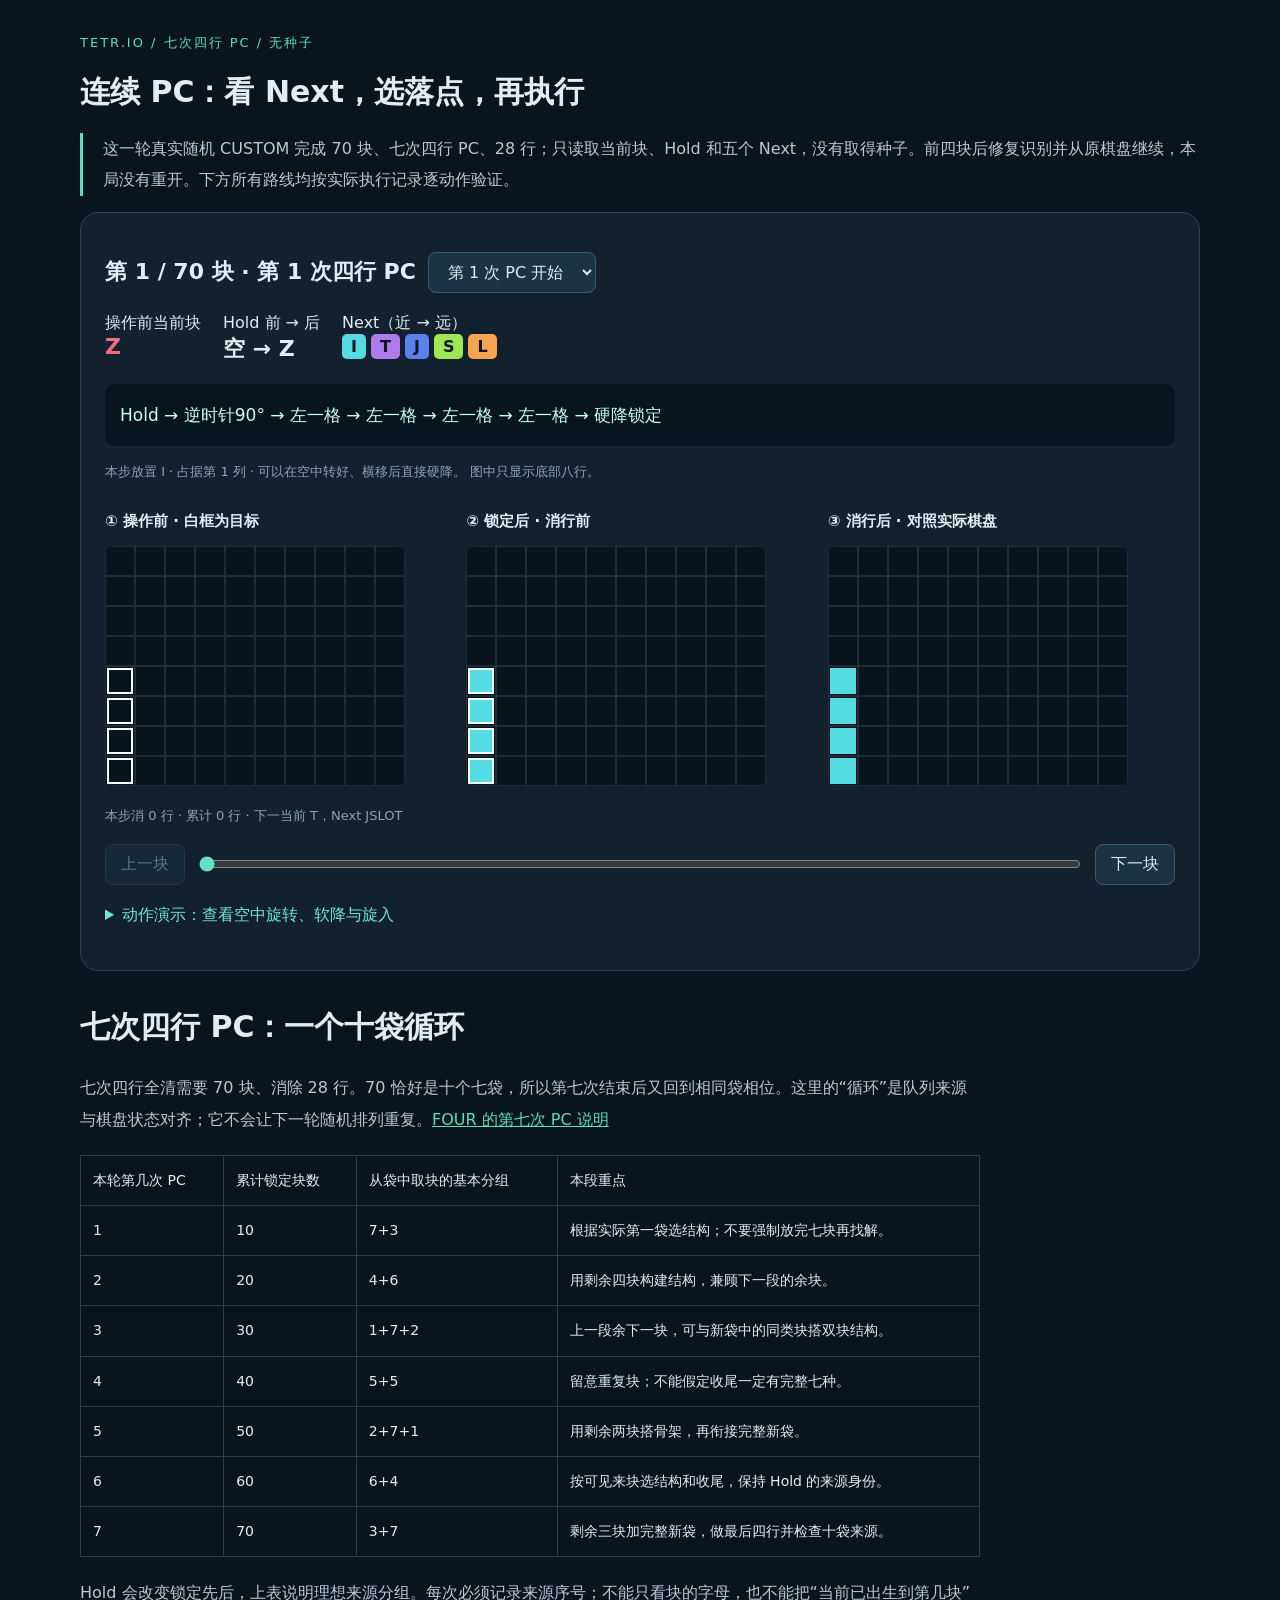
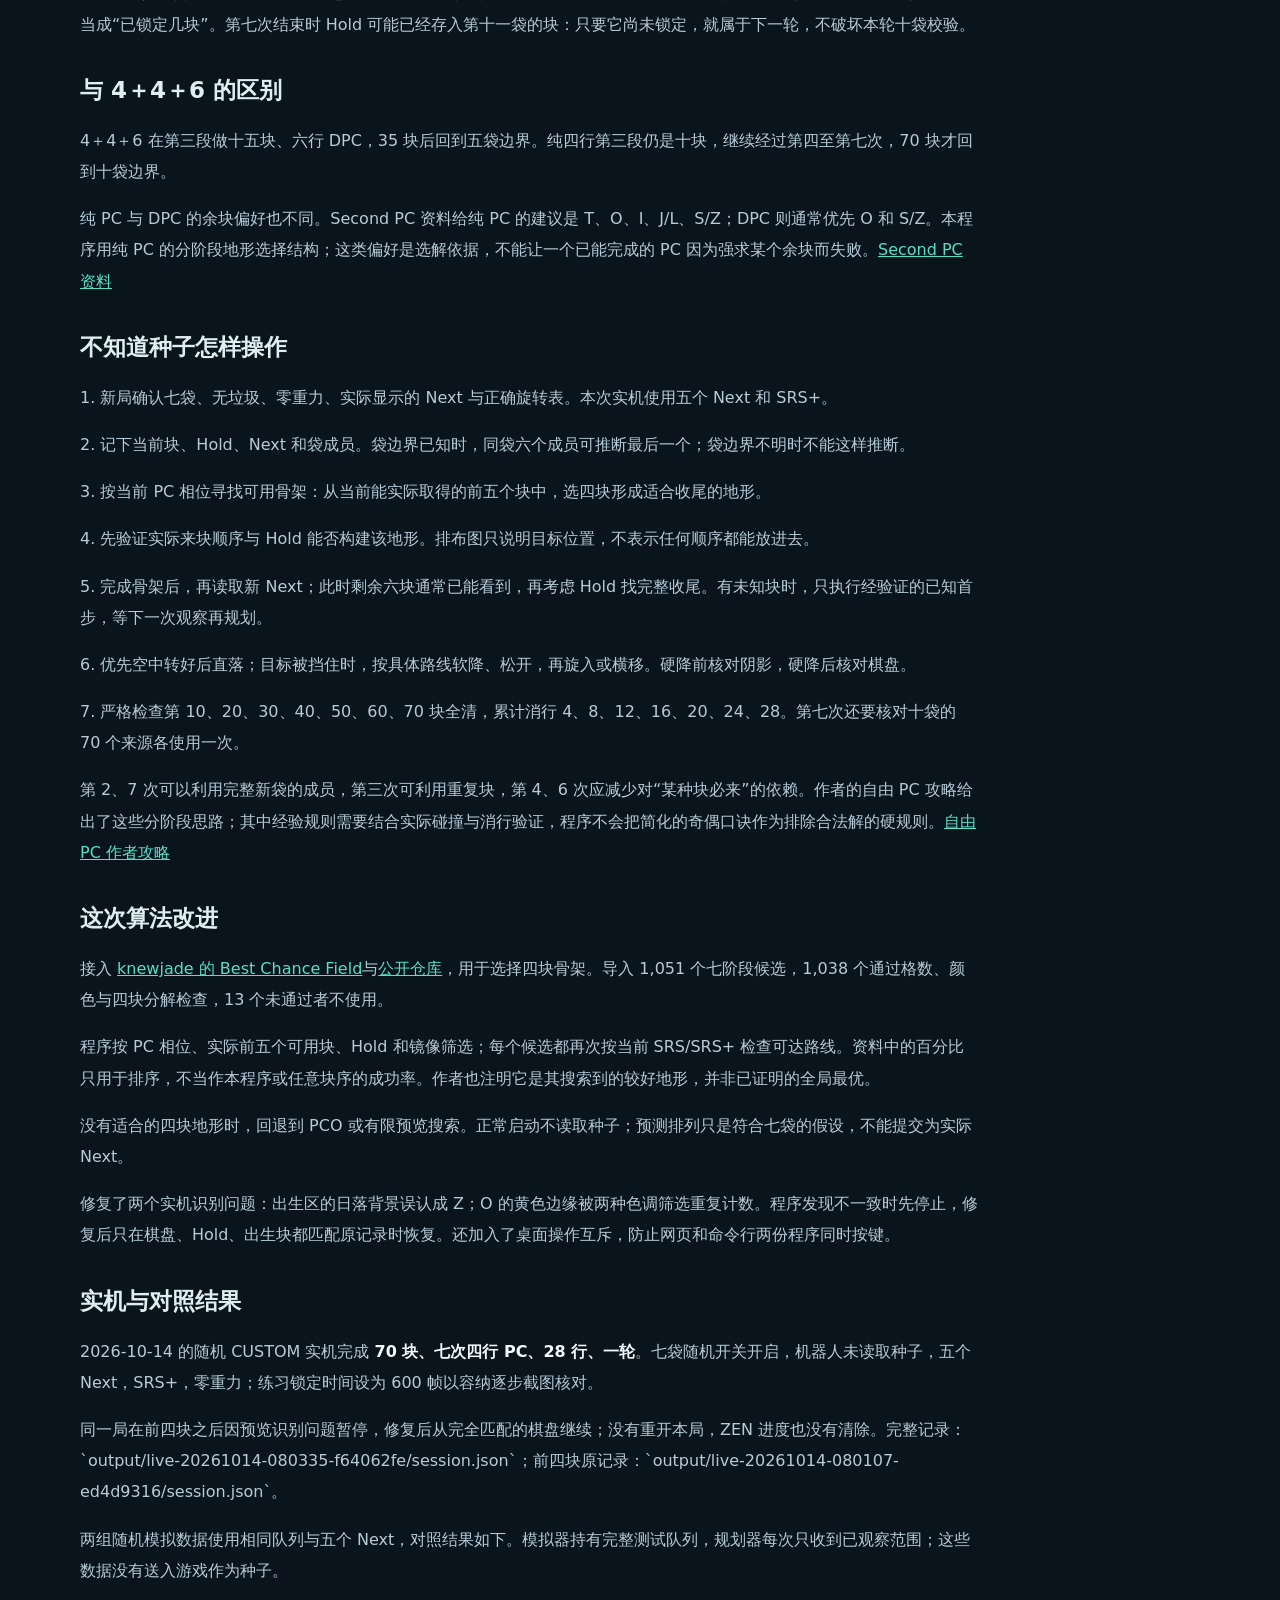
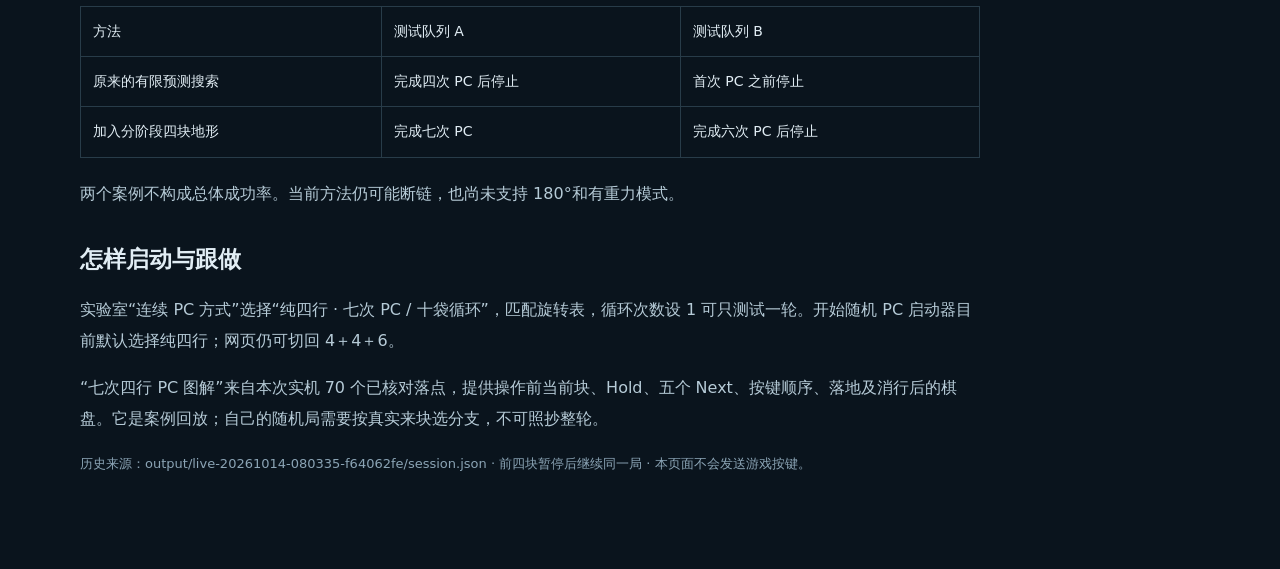
<file: docs/七次四行PC实机图解.html>
<!doctype html>
<html lang="zh-CN"><meta charset="UTF-8"><meta name="viewport" content="width=device-width,initial-scale=1">
<title>七次四行 PC · 实机操作图解</title>
<style>
:root{color-scheme:dark;font-family:"Microsoft YaHei",system-ui,sans-serif;color:#e1edf4;background:#0a141d}body{margin:0}main{max-width:1120px;margin:auto;padding:34px 24px 80px}h1{font-size:30px}h2{font-size:23px;margin-top:35px}p{line-height:1.95;color:#b6cbd7}a{color:#58dfc8}strong{color:#effaff}table{border-collapse:collapse;width:100%;font-size:14px;margin:20px 0}td{padding:12px;border:1px solid #283c49;line-height:1.8}pre{line-height:1.5;background:#061018;padding:18px;overflow:auto;font-size:17px}.replay{background:#12212d;border:1px solid #2a4354;border-radius:18px;padding:24px;margin-bottom:36px}.tag{color:#59dfc5;font-size:13px;letter-spacing:2px}.controls{display:flex;gap:12px;align-items:center;flex-wrap:wrap;margin:15px 0}button,select{font:inherit;color:#dfedf5;background:#1b3445;border:1px solid #3e596c;border-radius:8px;padding:9px 15px;cursor:pointer}button:disabled{opacity:.4;cursor:default}button:hover:enabled{border-color:#60dfc6}input[type=range]{flex:1;min-width:200px;accent-color:#65dfc7}.states{display:grid;grid-template-columns:repeat(3,1fr);gap:14px}.states canvas{max-width:100%;height:auto;background:#08131c;border-radius:8px}.states h3{font-size:15px}.facts{display:flex;gap:22px;flex-wrap:wrap;margin:20px 0}.facts b{font-size:22px}.chip{display:inline-block;padding:3px 9px;border-radius:5px;color:#0b1620;font-weight:700;margin-right:5px}.actions{font-size:17px;line-height:1.9;padding:15px;background:#08151f;border-radius:9px;color:#c6ffee}.note{font-size:13px;color:#8ba4b5}.animation{display:flex;gap:22px;align-items:flex-start;padding-top:20px}.animation canvas{max-width:240px;width:40%;height:auto;background:#07121a}.animation p{margin:0 0 15px}.pc{color:#6aefd5;font-weight:700}.introbox{border-left:3px solid #5edac5;padding-left:20px}.guide{max-width:900px}summary{cursor:pointer;margin:20px 0;color:#70e6cf}#frameLabel{font-size:20px;color:#fff}#stepLabel{font-size:22px}#checkpoint{min-height:25px}.warning{color:#f3ce83}@media(max-width:720px){main{padding:20px 14px}.replay{padding:15px}.states{gap:8px}.states h3{font-size:12px}td{padding:7px}.facts{gap:12px}h1{font-size:25px}#stepLabel{font-size:19px}}@media print{button,input,select{display:none}.animation{display:none}body{background:white;color:black}p,strong,h1,h2{color:black}.replay{break-inside:avoid}td{border-color:#bbb}}
</style><main>
<div class="tag">TETR.IO / 七次四行 PC / 无种子</div>
<h1>连续 PC：看 Next，选落点，再执行</h1>
<p class="introbox">这一轮真实随机 CUSTOM 完成 70 块、七次四行 PC、28 行；只读取当前块、Hold 和五个 Next，没有取得种子。前四块后修复识别并从原棋盘继续，本局没有重开。下方所有路线均按实际执行记录逐动作验证。</p>
<section class="replay" aria-label="70块随机连续PC图解">
<div class="controls"><b id="stepLabel"></b><select id="jump" aria-label="跳转阶段"><option value="0">第 1 次 PC 开始</option><option value="10">第 2 次 PC 开始</option><option value="20">第 3 次 PC 开始</option><option value="30">第 4 次 PC 开始</option><option value="40">第 5 次 PC 开始</option><option value="50">第 6 次 PC 开始</option><option value="60">第 7 次 PC 开始</option><option value="69">第七次 PC 收尾</option></select></div>
<div class="facts"><div>操作前当前块<br><b id="current"></b></div><div>Hold 前 → 后<br><b id="hold"></b></div><div>Next（近 → 远）<br><span id="nextPieces"></span></div></div>
<div class="actions" id="actions"></div><p class="note" id="routeNote"></p>
<div class="states"><div><h3>① 操作前 · 白框为目标</h3><canvas id="before" width="300" height="240" role="img"></canvas></div><div><h3>② 锁定后 · 消行前</h3><canvas id="placed" width="300" height="240" role="img"></canvas></div><div><h3>③ 消行后 · 对照实际棋盘</h3><canvas id="after" width="300" height="240" role="img"></canvas></div></div>
<p id="checkpoint"></p>
<div class="controls"><button id="prev">上一块</button><input id="timeline" type="range" min="0" max="69" value="0" aria-label="选择第几块"><button id="next">下一块</button></div>
<details id="motion"><summary>动作演示：查看空中旋转、软降与旋入</summary><div class="animation"><canvas id="frame" width="240" height="576" role="img" aria-label="24行棋盘上的动作位置"></canvas><div><p class="note">显示 24 行，包含上方出生区。白框为当前块；灰色为已经锁定的堆积。需要 Hold 的步骤，先完成 Hold，再从该块出生位置开始演示。</p><p id="frameLabel"></p><div class="controls"><button id="framePrev">上个动作</button><button id="frameNext">下个动作</button></div><p id="frameCount" class="note"></p><p class="warning">按硬降之前核对目标。软降后还要移动或旋转时，先松开软降。</p></div></div></details>
</section><article class="guide"><h1>七次四行 PC：一个十袋循环</h1>
<p>七次四行全清需要 70 块、消除 28 行。70 恰好是十个七袋，所以第七次结束后又回到相同袋相位。这里的“循环”是队列来源与棋盘状态对齐；它不会让下一轮随机排列重复。<a href="https://four.lol/perfect-clears/7th/" target="_blank" rel="noreferrer">FOUR 的第七次 PC 说明</a></p>
<table>
<tr><td>本轮第几次 PC</td><td>累计锁定块数</td><td>从袋中取块的基本分组</td><td>本段重点</td></tr>
<tr><td>1</td><td>10</td><td>7+3</td><td>根据实际第一袋选结构；不要强制放完七块再找解。</td></tr>
<tr><td>2</td><td>20</td><td>4+6</td><td>用剩余四块构建结构，兼顾下一段的余块。</td></tr>
<tr><td>3</td><td>30</td><td>1+7+2</td><td>上一段余下一块，可与新袋中的同类块搭双块结构。</td></tr>
<tr><td>4</td><td>40</td><td>5+5</td><td>留意重复块；不能假定收尾一定有完整七种。</td></tr>
<tr><td>5</td><td>50</td><td>2+7+1</td><td>用剩余两块搭骨架，再衔接完整新袋。</td></tr>
<tr><td>6</td><td>60</td><td>6+4</td><td>按可见来块选结构和收尾，保持 Hold 的来源身份。</td></tr>
<tr><td>7</td><td>70</td><td>3+7</td><td>剩余三块加完整新袋，做最后四行并检查十袋来源。</td></tr>
</table>
<p>Hold 会改变锁定先后，上表说明理想来源分组。每次必须记录来源序号；不能只看块的字母，也不能把“当前已出生到第几块”当成“已锁定几块”。第七次结束时 Hold 可能已经存入第十一袋的块：只要它尚未锁定，就属于下一轮，不破坏本轮十袋校验。</p>
<h2>与 4＋4＋6 的区别</h2>
<p>4＋4＋6 在第三段做十五块、六行 DPC，35 块后回到五袋边界。纯四行第三段仍是十块，继续经过第四至第七次，70 块才回到十袋边界。</p>
<p>纯 PC 与 DPC 的余块偏好也不同。Second PC 资料给纯 PC 的建议是 T、O、I、J/L、S/Z；DPC 则通常优先 O 和 S/Z。本程序用纯 PC 的分阶段地形选择结构；这类偏好是选解依据，不能让一个已能完成的 PC 因为强求某个余块而失败。<a href="https://harddrop.com/wiki/Second_Perfect_Clear" target="_blank" rel="noreferrer">Second PC 资料</a></p>
<h2>不知道种子怎样操作</h2>
<p>1. 新局确认七袋、无垃圾、零重力、实际显示的 Next 与正确旋转表。本次实机使用五个 Next 和 SRS+。</p>
<p>2. 记下当前块、Hold、Next 和袋成员。袋边界已知时，同袋六个成员可推断最后一个；袋边界不明时不能这样推断。</p>
<p>3. 按当前 PC 相位寻找可用骨架：从当前能实际取得的前五个块中，选四块形成适合收尾的地形。</p>
<p>4. 先验证实际来块顺序与 Hold 能否构建该地形。排布图只说明目标位置，不表示任何顺序都能放进去。</p>
<p>5. 完成骨架后，再读取新 Next；此时剩余六块通常已能看到，再考虑 Hold 找完整收尾。有未知块时，只执行经验证的已知首步，等下一次观察再规划。</p>
<p>6. 优先空中转好后直落；目标被挡住时，按具体路线软降、松开，再旋入或横移。硬降前核对阴影，硬降后核对棋盘。</p>
<p>7. 严格检查第 10、20、30、40、50、60、70 块全清，累计消行 4、8、12、16、20、24、28。第七次还要核对十袋的 70 个来源各使用一次。</p>
<p>第 2、7 次可以利用完整新袋的成员，第三次可利用重复块，第 4、6 次应减少对“某种块必来”的依赖。作者的自由 PC 攻略给出了这些分阶段思路；其中经验规则需要结合实际碰撞与消行验证，程序不会把简化的奇偶口诀作为排除合法解的硬规则。<a href="https://galactoidtetris.wordpress.com/2025/01/08/the-universal-freestyle-perfect-clear-guide/" target="_blank" rel="noreferrer">自由 PC 作者攻略</a></p>
<h2>这次算法改进</h2>
<p>接入 <a href="https://knewjade.github.io/best-chance-field/" target="_blank" rel="noreferrer">knewjade 的 Best Chance Field</a>与<a href="https://github.com/knewjade/best-chance-field" target="_blank" rel="noreferrer">公开仓库</a>，用于选择四块骨架。导入 1,051 个七阶段候选，1,038 个通过格数、颜色与四块分解检查，13 个未通过者不使用。</p>
<p>程序按 PC 相位、实际前五个可用块、Hold 和镜像筛选；每个候选都再次按当前 SRS/SRS+ 检查可达路线。资料中的百分比只用于排序，不当作本程序或任意块序的成功率。作者也注明它是其搜索到的较好地形，并非已证明的全局最优。</p>
<p>没有适合的四块地形时，回退到 PCO 或有限预览搜索。正常启动不读取种子；预测排列只是符合七袋的假设，不能提交为实际 Next。</p>
<p>修复了两个实机识别问题：出生区的日落背景误认成 Z；O 的黄色边缘被两种色调筛选重复计数。程序发现不一致时先停止，修复后只在棋盘、Hold、出生块都匹配原记录时恢复。还加入了桌面操作互斥，防止网页和命令行两份程序同时按键。</p>
<h2>实机与对照结果</h2>
<p>2026-10-14 的随机 CUSTOM 实机完成 <strong>70 块、七次四行 PC、28 行、一轮</strong>。七袋随机开关开启，机器人未读取种子，五个 Next，SRS+，零重力；练习锁定时间设为 600 帧以容纳逐步截图核对。</p>
<p>同一局在前四块之后因预览识别问题暂停，修复后从完全匹配的棋盘继续；没有重开本局，ZEN 进度也没有清除。完整记录：`output/live-20261014-080335-f64062fe/session.json`；前四块原记录：`output/live-20261014-080107-ed4d9316/session.json`。</p>
<p>两组随机模拟数据使用相同队列与五个 Next，对照结果如下。模拟器持有完整测试队列，规划器每次只收到已观察范围；这些数据没有送入游戏作为种子。</p>
<table>
<tr><td>方法</td><td>测试队列 A</td><td>测试队列 B</td></tr>
<tr><td>原来的有限预测搜索</td><td>完成四次 PC 后停止</td><td>首次 PC 之前停止</td></tr>
<tr><td>加入分阶段四块地形</td><td>完成七次 PC</td><td>完成六次 PC 后停止</td></tr>
</table>
<p>两个案例不构成总体成功率。当前方法仍可能断链，也尚未支持 180°和有重力模式。</p>
<h2>怎样启动与跟做</h2>
<p>实验室“连续 PC 方式”选择“纯四行 · 七次 PC / 十袋循环”，匹配旋转表，循环次数设 1 可只测试一轮。开始随机 PC 启动器目前默认选择纯四行；网页仍可切回 4＋4＋6。</p>
<p>“七次四行 PC 图解”来自本次实机 70 个已核对落点，提供操作前当前块、Hold、五个 Next、按键顺序、落地及消行后的棋盘。它是案例回放；自己的随机局需要按真实来块选分支，不可照抄整轮。</p></article>
<p class="note">历史来源：output/live-20261014-080335-f64062fe/session.json · 前四块暂停后继续同一局 · 本页面不会发送游戏按键。</p>
</main><script>
const replay={"source_recording": "output\\live-20261014-080335-f64062fe\\session.json", "uses_seed": false, "rules": "SRS+90", "native_placements_verified": true, "all_displayed_routes_executed_native": true, "pc_indices": [10, 20, 30, 40, 50, 60, 70], "steps": [{"piece": "I", "hold_used": true, "hold_before": null, "hold_after": "Z", "queue_index_before": 0, "queue_index_after": 2, "cells": [[0, 0], [0, 1], [0, 2], [0, 3]], "x": 0, "y": 1, "rotation": "L", "actions": ["ccw", "left", "left", "left", "left", "hard_drop"], "board_before": ["__________", "__________", "__________", "__________", "__________", "__________", "__________", "__________", "__________", "__________", "__________", "__________", "__________", "__________", "__________", "__________", "__________", "__________", "__________", "__________", "__________", "__________", "__________", "__________"], "board_placed": ["I_________", "I_________", "I_________", "I_________", "__________", "__________", "__________", "__________", "__________", "__________", "__________", "__________", "__________", "__________", "__________", "__________", "__________", "__________", "__________", "__________", "__________", "__________", "__________", "__________"], "board_after": ["I_________", "I_________", "I_________", "I_________", "__________", "__________", "__________", "__________", "__________", "__________", "__________", "__________", "__________", "__________", "__________", "__________", "__________", "__________", "__________", "__________", "__________", "__________", "__________", "__________"], "cleared_rows": [], "opener": "Best Chance Field", "setup_phase": 1, "source_reported_coverage": 96.508, "source_url": "https://knewjade.github.io/best-chance-field/img/TISZ_001.png", "source_index": 1, "stage": 1, "cycle": 1, "global_queue_index_before": 0, "global_queue_index_after": 2, "input_timing": [{"action": "hold", "started": 2004646.984, "released": 2004647.015, "interval_ms": 75.0}, {"action": "ccw", "started": 2004647.281, "released": 2004647.328, "interval_ms": 75.0}, {"action": "left", "started": 2004647.593, "released": 2004647.625, "interval_ms": 75.0}, {"action": "left", "started": 2004647.89, "released": 2004647.921, "interval_ms": 75.0}, {"action": "left", "started": 2004648.187, "released": 2004648.218, "interval_ms": 75.0}, {"action": "left", "started": 2004648.484, "released": 2004648.515, "interval_ms": 75.0}, {"action": "hard_drop", "started": 2004648.921, "released": 2004648.953, "interval_ms": 75.0}], "observed_active_after": "T", "observed_next_after": "JSLOT", "number": 1, "current_before": "Z", "next_before": "ITJSL", "frames": [{"cells": [[4, 21], [3, 21], [5, 21], [6, 21]], "label": "出生位置"}, {"cells": [[4, 20], [4, 19], [4, 21], [4, 22]], "label": "逆时针90°"}, {"cells": [[3, 20], [3, 19], [3, 21], [3, 22]], "label": "左一格"}, {"cells": [[2, 20], [2, 19], [2, 21], [2, 22]], "label": "左一格"}, {"cells": [[1, 20], [1, 19], [1, 21], [1, 22]], "label": "左一格"}, {"cells": [[0, 20], [0, 19], [0, 21], [0, 22]], "label": "左一格"}, {"cells": [[0, 1], [0, 0], [0, 2], [0, 3]], "label": "硬降锁定"}], "actions_text": "Hold → 逆时针90° → 左一格 → 左一格 → 左一格 → 左一格 → 硬降锁定", "target_columns": [1], "pc": false}, {"piece": "T", "hold_used": false, "hold_before": "Z", "hold_after": "Z", "queue_index_before": 0, "queue_index_after": 1, "cells": [[1, 0], [1, 1], [1, 2], [2, 1]], "x": 1, "y": 1, "rotation": "R", "actions": ["cw", "left", "left", "left", "hard_drop"], "board_before": ["I_________", "I_________", "I_________", "I_________", "__________", "__________", "__________", "__________", "__________", "__________", "__________", "__________", "__________", "__________", "__________", "__________", "__________", "__________", "__________", "__________", "__________", "__________", "__________", "__________"], "board_placed": ["IT________", "ITT_______", "IT________", "I_________", "__________", "__________", "__________", "__________", "__________", "__________", "__________", "__________", "__________", "__________", "__________", "__________", "__________", "__________", "__________", "__________", "__________", "__________", "__________", "__________"], "board_after": ["IT________", "ITT_______", "IT________", "I_________", "__________", "__________", "__________", "__________", "__________", "__________", "__________", "__________", "__________", "__________", "__________", "__________", "__________", "__________", "__________", "__________", "__________", "__________", "__________", "__________"], "cleared_rows": [], "opener": "Best Chance Field", "setup_phase": 1, "source_reported_coverage": 96.508, "source_url": "https://knewjade.github.io/best-chance-field/img/TISZ_001.png", "source_index": 2, "stage": 1, "cycle": 1, "global_queue_index_before": 2, "global_queue_index_after": 3, "input_timing": [{"action": "cw", "started": 2004649.593, "released": 2004649.625, "interval_ms": 75.0}, {"action": "left", "started": 2004649.89, "released": 2004649.921, "interval_ms": 75.0}, {"action": "left", "started": 2004650.203, "released": 2004650.25, "interval_ms": 75.0}, {"action": "left", "started": 2004650.515, "released": 2004650.546, "interval_ms": 75.0}, {"action": "hard_drop", "started": 2004650.921, "released": 2004650.968, "interval_ms": 75.0}], "observed_active_after": "J", "observed_next_after": "SLOTI", "number": 2, "current_before": "T", "next_before": "JSLOT", "frames": [{"cells": [[4, 21], [3, 21], [5, 21], [4, 22]], "label": "出生位置"}, {"cells": [[4, 21], [4, 22], [4, 20], [5, 21]], "label": "顺时针90°"}, {"cells": [[3, 21], [3, 22], [3, 20], [4, 21]], "label": "左一格"}, {"cells": [[2, 21], [2, 22], [2, 20], [3, 21]], "label": "左一格"}, {"cells": [[1, 21], [1, 22], [1, 20], [2, 21]], "label": "左一格"}, {"cells": [[1, 1], [1, 2], [1, 0], [2, 1]], "label": "硬降锁定"}], "actions_text": "顺时针90° → 左一格 → 左一格 → 左一格 → 硬降锁定", "target_columns": [2, 3], "pc": false}, {"piece": "Z", "hold_used": true, "hold_before": "Z", "hold_after": "J", "queue_index_before": 0, "queue_index_after": 1, "cells": [[1, 3], [2, 2], [2, 3], [3, 2]], "x": 2, "y": 2, "rotation": "0", "actions": ["left", "left", "hard_drop"], "board_before": ["IT________", "ITT_______", "IT________", "I_________", "__________", "__________", "__________", "__________", "__________", "__________", "__________", "__________", "__________", "__________", "__________", "__________", "__________", "__________", "__________", "__________", "__________", "__________", "__________", "__________"], "board_placed": ["IT________", "ITT_______", "ITZZ______", "IZZ_______", "__________", "__________", "__________", "__________", "__________", "__________", "__________", "__________", "__________", "__________", "__________", "__________", "__________", "__________", "__________", "__________", "__________", "__________", "__________", "__________"], "board_after": ["IT________", "ITT_______", "ITZZ______", "IZZ_______", "__________", "__________", "__________", "__________", "__________", "__________", "__________", "__________", "__________", "__________", "__________", "__________", "__________", "__________", "__________", "__________", "__________", "__________", "__________", "__________"], "cleared_rows": [], "opener": "Best Chance Field", "setup_phase": 1, "source_reported_coverage": 96.508, "source_url": "https://knewjade.github.io/best-chance-field/img/TISZ_001.png", "source_index": 0, "stage": 1, "cycle": 1, "global_queue_index_before": 3, "global_queue_index_after": 4, "input_timing": [{"action": "hold", "started": 2004651.625, "released": 2004651.656, "interval_ms": 75.0}, {"action": "left", "started": 2004651.921, "released": 2004651.953, "interval_ms": 75.0}, {"action": "left", "started": 2004652.218, "released": 2004652.25, "interval_ms": 75.0}, {"action": "hard_drop", "started": 2004652.625, "released": 2004652.656, "interval_ms": 75.0}], "observed_active_after": "S", "observed_next_after": "LOTIS", "number": 3, "current_before": "J", "next_before": "SLOTI", "frames": [{"cells": [[4, 21], [5, 21], [4, 22], [3, 22]], "label": "出生位置"}, {"cells": [[3, 21], [4, 21], [3, 22], [2, 22]], "label": "左一格"}, {"cells": [[2, 21], [3, 21], [2, 22], [1, 22]], "label": "左一格"}, {"cells": [[2, 2], [3, 2], [2, 3], [1, 3]], "label": "硬降锁定"}], "actions_text": "Hold → 左一格 → 左一格 → 硬降锁定", "target_columns": [2, 3, 4], "pc": false}, {"piece": "S", "hold_used": false, "hold_before": "J", "hold_after": "J", "queue_index_before": 0, "queue_index_after": 1, "cells": [[2, 0], [3, 0], [3, 1], [4, 1]], "x": 3, "y": 1, "rotation": "2", "actions": ["cw", "soft_drop", "cw", "left", "hard_drop"], "board_before": ["IT________", "ITT_______", "ITZZ______", "IZZ_______", "__________", "__________", "__________", "__________", "__________", "__________", "__________", "__________", "__________", "__________", "__________", "__________", "__________", "__________", "__________", "__________", "__________", "__________", "__________", "__________"], "board_placed": ["ITSS______", "ITTSS_____", "ITZZ______", "IZZ_______", "__________", "__________", "__________", "__________", "__________", "__________", "__________", "__________", "__________", "__________", "__________", "__________", "__________", "__________", "__________", "__________", "__________", "__________", "__________", "__________"], "board_after": ["ITSS______", "ITTSS_____", "ITZZ______", "IZZ_______", "__________", "__________", "__________", "__________", "__________", "__________", "__________", "__________", "__________", "__________", "__________", "__________", "__________", "__________", "__________", "__________", "__________", "__________", "__________", "__________"], "cleared_rows": [], "opener": "Best Chance Field", "setup_phase": 1, "source_reported_coverage": 96.508, "source_url": "https://knewjade.github.io/best-chance-field/img/TISZ_001.png", "source_index": 4, "stage": 1, "cycle": 1, "global_queue_index_before": 4, "global_queue_index_after": 5, "input_timing": [{"action": "cw", "started": 2004653.468, "released": 2004653.5, "interval_ms": 75.0}, {"action": "cw", "started": 2004655.109, "released": 2004655.14, "interval_ms": 75.0}, {"action": "left", "started": 2004655.421, "released": 2004655.453, "interval_ms": 75.0}, {"action": "hard_drop", "started": 2004655.843, "released": 2004655.875, "interval_ms": 75.0}], "number": 4, "current_before": "S", "next_before": "LOTIS", "frames": [{"cells": [[4, 21], [3, 21], [4, 22], [5, 22]], "label": "出生位置"}, {"cells": [[4, 21], [4, 22], [5, 21], [5, 20]], "label": "顺时针90°"}, {"cells": [[4, 1], [4, 2], [5, 1], [5, 0]], "label": "软降至接触面，松开"}, {"cells": [[4, 1], [5, 1], [4, 0], [3, 0]], "label": "顺时针90°"}, {"cells": [[3, 1], [4, 1], [3, 0], [2, 0]], "label": "左一格"}, {"cells": [[3, 1], [4, 1], [3, 0], [2, 0]], "label": "硬降锁定"}], "actions_text": "顺时针90° → 软降至接触面，松开 → 顺时针90° → 左一格 → 硬降锁定", "target_columns": [3, 4, 5], "pc": false}, {"piece": "L", "hold_used": false, "hold_before": "J", "hold_after": "J", "queue_index_before": 0, "queue_index_after": 1, "cells": [[7, 0], [7, 1], [8, 1], [9, 1]], "x": 8, "y": 1, "rotation": "2", "actions": ["cw", "cw", "right", "right", "right", "right", "hard_drop"], "board_before": ["ITSS______", "ITTSS_____", "ITZZ______", "IZZ_______", "__________", "__________", "__________", "__________", "__________", "__________", "__________", "__________", "__________", "__________", "__________", "__________", "__________", "__________", "__________", "__________", "__________", "__________", "__________", "__________"], "board_placed": ["ITSS___L__", "ITTSS__LLL", "ITZZ______", "IZZ_______", "__________", "__________", "__________", "__________", "__________", "__________", "__________", "__________", "__________", "__________", "__________", "__________", "__________", "__________", "__________", "__________", "__________", "__________", "__________", "__________"], "board_after": ["ITSS___L__", "ITTSS__LLL", "ITZZ______", "IZZ_______", "__________", "__________", "__________", "__________", "__________", "__________", "__________", "__________", "__________", "__________", "__________", "__________", "__________", "__________", "__________", "__________", "__________", "__________", "__________", "__________"], "cleared_rows": [], "forecast_samples": 1, "forecast_support": 1, "future_was_unknown": false, "planning_seconds": 0.203, "source_index": 5, "stage": 1, "cycle": 1, "global_queue_index_before": 5, "global_queue_index_after": 6, "input_timing": [{"action": "cw", "started": 2004795.328, "released": 2004795.359, "interval_ms": 75.0}, {"action": "cw", "started": 2004795.625, "released": 2004795.656, "interval_ms": 75.0}, {"action": "right", "started": 2004795.921, "released": 2004795.953, "interval_ms": 75.0}, {"action": "right", "started": 2004796.218, "released": 2004796.25, "interval_ms": 75.0}, {"action": "right", "started": 2004796.531, "released": 2004796.562, "interval_ms": 75.0}, {"action": "right", "started": 2004796.828, "released": 2004796.859, "interval_ms": 75.0}, {"action": "hard_drop", "started": 2004797.25, "released": 2004797.296, "interval_ms": 75.0}], "observed_active_after": "O", "observed_next_after": "TISOZ", "number": 5, "current_before": "L", "next_before": "OTISO", "frames": [{"cells": [[4, 21], [3, 21], [5, 21], [5, 22]], "label": "出生位置"}, {"cells": [[4, 21], [4, 22], [4, 20], [5, 20]], "label": "顺时针90°"}, {"cells": [[4, 21], [5, 21], [3, 21], [3, 20]], "label": "顺时针90°"}, {"cells": [[5, 21], [6, 21], [4, 21], [4, 20]], "label": "右一格"}, {"cells": [[6, 21], [7, 21], [5, 21], [5, 20]], "label": "右一格"}, {"cells": [[7, 21], [8, 21], [6, 21], [6, 20]], "label": "右一格"}, {"cells": [[8, 21], [9, 21], [7, 21], [7, 20]], "label": "右一格"}, {"cells": [[8, 1], [9, 1], [7, 1], [7, 0]], "label": "硬降锁定"}], "actions_text": "顺时针90° → 顺时针90° → 右一格 → 右一格 → 右一格 → 右一格 → 硬降锁定", "target_columns": [8, 9, 10], "pc": false}, {"piece": "J", "hold_used": true, "hold_before": "J", "hold_after": "O", "queue_index_before": 0, "queue_index_after": 1, "cells": [[7, 2], [7, 3], [8, 2], [9, 2]], "x": 8, "y": 2, "rotation": "0", "actions": ["right", "right", "right", "right", "hard_drop"], "board_before": ["ITSS___L__", "ITTSS__LLL", "ITZZ______", "IZZ_______", "__________", "__________", "__________", "__________", "__________", "__________", "__________", "__________", "__________", "__________", "__________", "__________", "__________", "__________", "__________", "__________", "__________", "__________", "__________", "__________"], "board_placed": ["ITSS___L__", "ITTSS__LLL", "ITZZ___JJJ", "IZZ____J__", "__________", "__________", "__________", "__________", "__________", "__________", "__________", "__________", "__________", "__________", "__________", "__________", "__________", "__________", "__________", "__________", "__________", "__________", "__________", "__________"], "board_after": ["ITSS___L__", "ITTSS__LLL", "ITZZ___JJJ", "IZZ____J__", "__________", "__________", "__________", "__________", "__________", "__________", "__________", "__________", "__________", "__________", "__________", "__________", "__________", "__________", "__________", "__________", "__________", "__________", "__________", "__________"], "cleared_rows": [], "forecast_samples": 1, "forecast_support": 1, "future_was_unknown": false, "planning_seconds": 0.203, "source_index": 3, "stage": 1, "cycle": 1, "global_queue_index_before": 6, "global_queue_index_after": 7, "input_timing": [{"action": "hold", "started": 2004798.0, "released": 2004798.031, "interval_ms": 75.0}, {"action": "right", "started": 2004798.312, "released": 2004798.343, "interval_ms": 75.0}, {"action": "right", "started": 2004798.625, "released": 2004798.656, "interval_ms": 75.0}, {"action": "right", "started": 2004798.921, "released": 2004798.953, "interval_ms": 75.0}, {"action": "right", "started": 2004799.218, "released": 2004799.265, "interval_ms": 75.0}, {"action": "hard_drop", "started": 2004799.531, "released": 2004799.562, "interval_ms": 75.0}], "observed_active_after": "T", "observed_next_after": "ISOZL", "number": 6, "current_before": "O", "next_before": "TISOZ", "frames": [{"cells": [[4, 21], [3, 21], [5, 21], [3, 22]], "label": "出生位置"}, {"cells": [[5, 21], [4, 21], [6, 21], [4, 22]], "label": "右一格"}, {"cells": [[6, 21], [5, 21], [7, 21], [5, 22]], "label": "右一格"}, {"cells": [[7, 21], [6, 21], [8, 21], [6, 22]], "label": "右一格"}, {"cells": [[8, 21], [7, 21], [9, 21], [7, 22]], "label": "右一格"}, {"cells": [[8, 2], [7, 2], [9, 2], [7, 3]], "label": "硬降锁定"}], "actions_text": "Hold → 右一格 → 右一格 → 右一格 → 右一格 → 硬降锁定", "target_columns": [8, 9, 10], "pc": false}, {"piece": "T", "hold_used": false, "hold_before": "O", "hold_after": "O", "queue_index_before": 0, "queue_index_after": 1, "cells": [[5, 1], [6, 0], [6, 1], [6, 2]], "x": 6, "y": 1, "rotation": "L", "actions": ["ccw", "right", "right", "hard_drop"], "board_before": ["ITSS___L__", "ITTSS__LLL", "ITZZ___JJJ", "IZZ____J__", "__________", "__________", "__________", "__________", "__________", "__________", "__________", "__________", "__________", "__________", "__________", "__________", "__________", "__________", "__________", "__________", "__________", "__________", "__________", "__________"], "board_placed": ["ITSS__TL__", "ITTSSTTLLL", "ITZZ__TJJJ", "IZZ____J__", "__________", "__________", "__________", "__________", "__________", "__________", "__________", "__________", "__________", "__________", "__________", "__________", "__________", "__________", "__________", "__________", "__________", "__________", "__________", "__________"], "board_after": ["ITSS__TL__", "ITZZ__TJJJ", "IZZ____J__", "__________", "__________", "__________", "__________", "__________", "__________", "__________", "__________", "__________", "__________", "__________", "__________", "__________", "__________", "__________", "__________", "__________", "__________", "__________", "__________", "__________"], "cleared_rows": [1], "forecast_samples": 1, "forecast_support": 1, "future_was_unknown": false, "planning_seconds": 0.203, "source_index": 7, "stage": 1, "cycle": 1, "global_queue_index_before": 7, "global_queue_index_after": 8, "input_timing": [{"action": "ccw", "started": 2004800.203, "released": 2004800.234, "interval_ms": 75.0}, {"action": "right", "started": 2004800.5, "released": 2004800.531, "interval_ms": 75.0}, {"action": "right", "started": 2004800.812, "released": 2004800.843, "interval_ms": 75.0}, {"action": "hard_drop", "started": 2004801.25, "released": 2004801.296, "interval_ms": 75.0}], "observed_active_after": "I", "observed_next_after": "SOZLJ", "number": 7, "current_before": "T", "next_before": "ISOZL", "frames": [{"cells": [[4, 21], [3, 21], [5, 21], [4, 22]], "label": "出生位置"}, {"cells": [[4, 21], [4, 20], [4, 22], [3, 21]], "label": "逆时针90°"}, {"cells": [[5, 21], [5, 20], [5, 22], [4, 21]], "label": "右一格"}, {"cells": [[6, 21], [6, 20], [6, 22], [5, 21]], "label": "右一格"}, {"cells": [[6, 1], [6, 0], [6, 2], [5, 1]], "label": "硬降锁定"}], "actions_text": "逆时针90° → 右一格 → 右一格 → 硬降锁定", "target_columns": [6, 7], "pc": false}, {"piece": "O", "hold_used": true, "hold_before": "O", "hold_after": "I", "queue_index_before": 0, "queue_index_after": 1, "cells": [[4, 0], [4, 1], [5, 0], [5, 1]], "x": 4, "y": 0, "rotation": "0", "actions": ["hard_drop"], "board_before": ["ITSS__TL__", "ITZZ__TJJJ", "IZZ____J__", "__________", "__________", "__________", "__________", "__________", "__________", "__________", "__________", "__________", "__________", "__________", "__________", "__________", "__________", "__________", "__________", "__________", "__________", "__________", "__________", "__________"], "board_placed": ["ITSSOOTL__", "ITZZOOTJJJ", "IZZ____J__", "__________", "__________", "__________", "__________", "__________", "__________", "__________", "__________", "__________", "__________", "__________", "__________", "__________", "__________", "__________", "__________", "__________", "__________", "__________", "__________", "__________"], "board_after": ["ITSSOOTL__", "IZZ____J__", "__________", "__________", "__________", "__________", "__________", "__________", "__________", "__________", "__________", "__________", "__________", "__________", "__________", "__________", "__________", "__________", "__________", "__________", "__________", "__________", "__________", "__________"], "cleared_rows": [1], "forecast_samples": 1, "forecast_support": 1, "future_was_unknown": false, "planning_seconds": 0.203, "source_index": 6, "stage": 1, "cycle": 1, "global_queue_index_before": 8, "global_queue_index_after": 9, "input_timing": [{"action": "hold", "started": 2004801.953, "released": 2004801.984, "interval_ms": 75.0}, {"action": "hard_drop", "started": 2004802.375, "released": 2004802.406, "interval_ms": 75.0}], "observed_active_after": "S", "observed_next_after": "OZLJI", "number": 8, "current_before": "I", "next_before": "SOZLJ", "frames": [{"cells": [[4, 21], [5, 21], [4, 22], [5, 22]], "label": "出生位置"}, {"cells": [[4, 0], [5, 0], [4, 1], [5, 1]], "label": "硬降锁定"}], "actions_text": "Hold → 硬降锁定", "target_columns": [5, 6], "pc": false}, {"piece": "I", "hold_used": true, "hold_before": "I", "hold_after": "S", "queue_index_before": 0, "queue_index_after": 1, "cells": [[3, 1], [4, 1], [5, 1], [6, 1]], "x": 4, "y": 1, "rotation": "0", "actions": ["hard_drop"], "board_before": ["ITSSOOTL__", "IZZ____J__", "__________", "__________", "__________", "__________", "__________", "__________", "__________", "__________", "__________", "__________", "__________", "__________", "__________", "__________", "__________", "__________", "__________", "__________", "__________", "__________", "__________", "__________"], "board_placed": ["ITSSOOTL__", "IZZIIIIJ__", "__________", "__________", "__________", "__________", "__________", "__________", "__________", "__________", "__________", "__________", "__________", "__________", "__________", "__________", "__________", "__________", "__________", "__________", "__________", "__________", "__________", "__________"], "board_after": ["ITSSOOTL__", "IZZIIIIJ__", "__________", "__________", "__________", "__________", "__________", "__________", "__________", "__________", "__________", "__________", "__________", "__________", "__________", "__________", "__________", "__________", "__________", "__________", "__________", "__________", "__________", "__________"], "cleared_rows": [], "forecast_samples": 1, "forecast_support": 1, "future_was_unknown": false, "planning_seconds": 0.203, "source_index": 8, "stage": 1, "cycle": 1, "global_queue_index_before": 9, "global_queue_index_after": 10, "input_timing": [{"action": "hold", "started": 2004803.203, "released": 2004803.234, "interval_ms": 75.0}, {"action": "hard_drop", "started": 2004803.609, "released": 2004803.64, "interval_ms": 75.0}], "observed_active_after": "O", "observed_next_after": "ZLJIZ", "number": 9, "current_before": "S", "next_before": "OZLJI", "frames": [{"cells": [[4, 21], [3, 21], [5, 21], [6, 21]], "label": "出生位置"}, {"cells": [[4, 1], [3, 1], [5, 1], [6, 1]], "label": "硬降锁定"}], "actions_text": "Hold → 硬降锁定", "target_columns": [4, 5, 6, 7], "pc": false}, {"piece": "O", "hold_used": false, "hold_before": "S", "hold_after": "S", "queue_index_before": 0, "queue_index_after": 1, "cells": [[8, 0], [8, 1], [9, 0], [9, 1]], "x": 8, "y": 0, "rotation": "0", "actions": ["right", "right", "right", "right", "hard_drop"], "board_before": ["ITSSOOTL__", "IZZIIIIJ__", "__________", "__________", "__________", "__________", "__________", "__________", "__________", "__________", "__________", "__________", "__________", "__________", "__________", "__________", "__________", "__________", "__________", "__________", "__________", "__________", "__________", "__________"], "board_placed": ["ITSSOOTLOO", "IZZIIIIJOO", "__________", "__________", "__________", "__________", "__________", "__________", "__________", "__________", "__________", "__________", "__________", "__________", "__________", "__________", "__________", "__________", "__________", "__________", "__________", "__________", "__________", "__________"], "board_after": ["__________", "__________", "__________", "__________", "__________", "__________", "__________", "__________", "__________", "__________", "__________", "__________", "__________", "__________", "__________", "__________", "__________", "__________", "__________", "__________", "__________", "__________", "__________", "__________"], "cleared_rows": [0, 1], "forecast_samples": 1, "forecast_support": 1, "future_was_unknown": false, "planning_seconds": 0.203, "source_index": 10, "stage": 1, "cycle": 1, "global_queue_index_before": 10, "global_queue_index_after": 11, "input_timing": [{"action": "right", "started": 2004804.296, "released": 2004804.328, "interval_ms": 75.0}, {"action": "right", "started": 2004804.453, "released": 2004804.484, "interval_ms": 75.0}, {"action": "right", "started": 2004804.734, "released": 2004804.765, "interval_ms": 75.0}, {"action": "right", "started": 2004805.031, "released": 2004805.062, "interval_ms": 75.0}, {"action": "hard_drop", "started": 2004805.437, "released": 2004805.468, "interval_ms": 75.0}], "observed_active_after": "Z", "observed_next_after": "LJIZS", "number": 10, "current_before": "O", "next_before": "ZLJIZ", "frames": [{"cells": [[4, 21], [5, 21], [4, 22], [5, 22]], "label": "出生位置"}, {"cells": [[5, 21], [6, 21], [5, 22], [6, 22]], "label": "右一格"}, {"cells": [[6, 21], [7, 21], [6, 22], [7, 22]], "label": "右一格"}, {"cells": [[7, 21], [8, 21], [7, 22], [8, 22]], "label": "右一格"}, {"cells": [[8, 21], [9, 21], [8, 22], [9, 22]], "label": "右一格"}, {"cells": [[8, 0], [9, 0], [8, 1], [9, 1]], "label": "硬降锁定"}], "actions_text": "右一格 → 右一格 → 右一格 → 右一格 → 硬降锁定", "target_columns": [9, 10], "pc": true}, {"piece": "S", "hold_used": true, "hold_before": "S", "hold_after": "Z", "queue_index_before": 0, "queue_index_after": 1, "cells": [[0, 0], [1, 0], [1, 1], [2, 1]], "x": 1, "y": 0, "rotation": "0", "actions": ["left", "left", "left", "hard_drop"], "board_before": ["__________", "__________", "__________", "__________", "__________", "__________", "__________", "__________", "__________", "__________", "__________", "__________", "__________", "__________", "__________", "__________", "__________", "__________", "__________", "__________", "__________", "__________", "__________", "__________"], "board_placed": ["SS________", "_SS_______", "__________", "__________", "__________", "__________", "__________", "__________", "__________", "__________", "__________", "__________", "__________", "__________", "__________", "__________", "__________", "__________", "__________", "__________", "__________", "__________", "__________", "__________"], "board_after": ["SS________", "_SS_______", "__________", "__________", "__________", "__________", "__________", "__________", "__________", "__________", "__________", "__________", "__________", "__________", "__________", "__________", "__________", "__________", "__________", "__________", "__________", "__________", "__________", "__________"], "cleared_rows": [], "opener": "Best Chance Field", "setup_phase": 2, "source_reported_coverage": 94.05, "source_url": "https://knewjade.github.io/best-chance-field/img/ILJS_002.png", "source_index": 9, "stage": 2, "cycle": 1, "global_queue_index_before": 11, "global_queue_index_after": 12, "input_timing": [{"action": "hold", "started": 2004809.671, "released": 2004809.703, "interval_ms": 75.0}, {"action": "left", "started": 2004809.953, "released": 2004809.984, "interval_ms": 75.0}, {"action": "left", "started": 2004810.25, "released": 2004810.281, "interval_ms": 75.0}, {"action": "left", "started": 2004810.562, "released": 2004810.593, "interval_ms": 75.0}, {"action": "hard_drop", "started": 2004810.843, "released": 2004810.875, "interval_ms": 75.0}], "observed_active_after": "L", "observed_next_after": "JIZSJ", "number": 11, "current_before": "Z", "next_before": "LJIZS", "frames": [{"cells": [[4, 21], [3, 21], [4, 22], [5, 22]], "label": "出生位置"}, {"cells": [[3, 21], [2, 21], [3, 22], [4, 22]], "label": "左一格"}, {"cells": [[2, 21], [1, 21], [2, 22], [3, 22]], "label": "左一格"}, {"cells": [[1, 21], [0, 21], [1, 22], [2, 22]], "label": "左一格"}, {"cells": [[1, 0], [0, 0], [1, 1], [2, 1]], "label": "硬降锁定"}], "actions_text": "Hold → 左一格 → 左一格 → 左一格 → 硬降锁定", "target_columns": [1, 2, 3], "pc": false}, {"piece": "L", "hold_used": false, "hold_before": "Z", "hold_after": "Z", "queue_index_before": 0, "queue_index_after": 1, "cells": [[0, 1], [0, 2], [1, 2], [2, 2]], "x": 1, "y": 2, "rotation": "2", "actions": ["cw", "cw", "left", "left", "left", "hard_drop"], "board_before": ["SS________", "_SS_______", "__________", "__________", "__________", "__________", "__________", "__________", "__________", "__________", "__________", "__________", "__________", "__________", "__________", "__________", "__________", "__________", "__________", "__________", "__________", "__________", "__________", "__________"], "board_placed": ["SS________", "LSS_______", "LLL_______", "__________", "__________", "__________", "__________", "__________", "__________", "__________", "__________", "__________", "__________", "__________", "__________", "__________", "__________", "__________", "__________", "__________", "__________", "__________", "__________", "__________"], "board_after": ["SS________", "LSS_______", "LLL_______", "__________", "__________", "__________", "__________", "__________", "__________", "__________", "__________", "__________", "__________", "__________", "__________", "__________", "__________", "__________", "__________", "__________", "__________", "__________", "__________", "__________"], "cleared_rows": [], "opener": "Best Chance Field", "setup_phase": 2, "source_reported_coverage": 94.05, "source_url": "https://knewjade.github.io/best-chance-field/img/ILJS_002.png", "source_index": 12, "stage": 2, "cycle": 1, "global_queue_index_before": 12, "global_queue_index_after": 13, "input_timing": [{"action": "cw", "started": 2004811.515, "released": 2004811.546, "interval_ms": 75.0}, {"action": "cw", "started": 2004811.781, "released": 2004811.812, "interval_ms": 75.0}, {"action": "left", "started": 2004812.062, "released": 2004812.093, "interval_ms": 75.0}, {"action": "left", "started": 2004812.343, "released": 2004812.375, "interval_ms": 75.0}, {"action": "left", "started": 2004812.625, "released": 2004812.656, "interval_ms": 75.0}, {"action": "hard_drop", "started": 2004813.015, "released": 2004813.046, "interval_ms": 75.0}], "observed_active_after": "J", "observed_next_after": "IZSJT", "number": 12, "current_before": "L", "next_before": "JIZSJ", "frames": [{"cells": [[4, 21], [3, 21], [5, 21], [5, 22]], "label": "出生位置"}, {"cells": [[4, 21], [4, 22], [4, 20], [5, 20]], "label": "顺时针90°"}, {"cells": [[4, 21], [5, 21], [3, 21], [3, 20]], "label": "顺时针90°"}, {"cells": [[3, 21], [4, 21], [2, 21], [2, 20]], "label": "左一格"}, {"cells": [[2, 21], [3, 21], [1, 21], [1, 20]], "label": "左一格"}, {"cells": [[1, 21], [2, 21], [0, 21], [0, 20]], "label": "左一格"}, {"cells": [[1, 2], [2, 2], [0, 2], [0, 1]], "label": "硬降锁定"}], "actions_text": "顺时针90° → 顺时针90° → 左一格 → 左一格 → 左一格 → 硬降锁定", "target_columns": [1, 2, 3], "pc": false}, {"piece": "J", "hold_used": false, "hold_before": "Z", "hold_after": "Z", "queue_index_before": 0, "queue_index_after": 1, "cells": [[2, 0], [3, 0], [3, 1], [3, 2]], "x": 3, "y": 1, "rotation": "L", "actions": ["ccw", "soft_drop", "left", "hard_drop"], "board_before": ["SS________", "LSS_______", "LLL_______", "__________", "__________", "__________", "__________", "__________", "__________", "__________", "__________", "__________", "__________", "__________", "__________", "__________", "__________", "__________", "__________", "__________", "__________", "__________", "__________", "__________"], "board_placed": ["SSJJ______", "LSSJ______", "LLLJ______", "__________", "__________", "__________", "__________", "__________", "__________", "__________", "__________", "__________", "__________", "__________", "__________", "__________", "__________", "__________", "__________", "__________", "__________", "__________", "__________", "__________"], "board_after": ["SSJJ______", "LSSJ______", "LLLJ______", "__________", "__________", "__________", "__________", "__________", "__________", "__________", "__________", "__________", "__________", "__________", "__________", "__________", "__________", "__________", "__________", "__________", "__________", "__________", "__________", "__________"], "cleared_rows": [], "opener": "Best Chance Field", "setup_phase": 2, "source_reported_coverage": 94.05, "source_url": "https://knewjade.github.io/best-chance-field/img/ILJS_002.png", "source_index": 13, "stage": 2, "cycle": 1, "global_queue_index_before": 13, "global_queue_index_after": 14, "input_timing": [{"action": "ccw", "started": 2004813.687, "released": 2004813.718, "interval_ms": 75.0}, {"action": "left", "started": 2004815.359, "released": 2004815.39, "interval_ms": 75.0}, {"action": "hard_drop", "started": 2004815.765, "released": 2004815.796, "interval_ms": 75.0}], "observed_active_after": "I", "observed_next_after": "ZSJTL", "number": 13, "current_before": "J", "next_before": "IZSJT", "frames": [{"cells": [[4, 21], [3, 21], [5, 21], [3, 22]], "label": "出生位置"}, {"cells": [[4, 21], [4, 20], [4, 22], [3, 20]], "label": "逆时针90°"}, {"cells": [[4, 1], [4, 0], [4, 2], [3, 0]], "label": "软降至接触面，松开"}, {"cells": [[3, 1], [3, 0], [3, 2], [2, 0]], "label": "左一格"}, {"cells": [[3, 1], [3, 0], [3, 2], [2, 0]], "label": "硬降锁定"}], "actions_text": "逆时针90° → 软降至接触面，松开 → 左一格 → 硬降锁定", "target_columns": [3, 4], "pc": false}, {"piece": "I", "hold_used": false, "hold_before": "Z", "hold_after": "Z", "queue_index_before": 0, "queue_index_after": 1, "cells": [[0, 3], [1, 3], [2, 3], [3, 3]], "x": 1, "y": 3, "rotation": "0", "actions": ["left", "left", "left", "hard_drop"], "board_before": ["SSJJ______", "LSSJ______", "LLLJ______", "__________", "__________", "__________", "__________", "__________", "__________", "__________", "__________", "__________", "__________", "__________", "__________", "__________", "__________", "__________", "__________", "__________", "__________", "__________", "__________", "__________"], "board_placed": ["SSJJ______", "LSSJ______", "LLLJ______", "IIII______", "__________", "__________", "__________", "__________", "__________", "__________", "__________", "__________", "__________", "__________", "__________", "__________", "__________", "__________", "__________", "__________", "__________", "__________", "__________", "__________"], "board_after": ["SSJJ______", "LSSJ______", "LLLJ______", "IIII______", "__________", "__________", "__________", "__________", "__________", "__________", "__________", "__________", "__________", "__________", "__________", "__________", "__________", "__________", "__________", "__________", "__________", "__________", "__________", "__________"], "cleared_rows": [], "opener": "Best Chance Field", "setup_phase": 2, "source_reported_coverage": 94.05, "source_url": "https://knewjade.github.io/best-chance-field/img/ILJS_002.png", "source_index": 14, "stage": 2, "cycle": 1, "global_queue_index_before": 14, "global_queue_index_after": 15, "input_timing": [{"action": "left", "started": 2004816.453, "released": 2004816.484, "interval_ms": 75.0}, {"action": "left", "started": 2004816.75, "released": 2004816.781, "interval_ms": 75.0}, {"action": "left", "started": 2004817.046, "released": 2004817.078, "interval_ms": 75.0}, {"action": "hard_drop", "started": 2004817.468, "released": 2004817.5, "interval_ms": 75.0}], "observed_active_after": "Z", "observed_next_after": "SJTLO", "number": 14, "current_before": "I", "next_before": "ZSJTL", "frames": [{"cells": [[4, 21], [3, 21], [5, 21], [6, 21]], "label": "出生位置"}, {"cells": [[3, 21], [2, 21], [4, 21], [5, 21]], "label": "左一格"}, {"cells": [[2, 21], [1, 21], [3, 21], [4, 21]], "label": "左一格"}, {"cells": [[1, 21], [0, 21], [2, 21], [3, 21]], "label": "左一格"}, {"cells": [[1, 3], [0, 3], [2, 3], [3, 3]], "label": "硬降锁定"}], "actions_text": "左一格 → 左一格 → 左一格 → 硬降锁定", "target_columns": [1, 2, 3, 4], "pc": false}, {"piece": "Z", "hold_used": false, "hold_before": "Z", "hold_after": "Z", "queue_index_before": 0, "queue_index_after": 1, "cells": [[8, 0], [8, 1], [9, 1], [9, 2]], "x": 8, "y": 1, "rotation": "R", "actions": ["cw", "right", "right", "right", "right", "hard_drop"], "board_before": ["SSJJ______", "LSSJ______", "LLLJ______", "IIII______", "__________", "__________", "__________", "__________", "__________", "__________", "__________", "__________", "__________", "__________", "__________", "__________", "__________", "__________", "__________", "__________", "__________", "__________", "__________", "__________"], "board_placed": ["SSJJ____Z_", "LSSJ____ZZ", "LLLJ_____Z", "IIII______", "__________", "__________", "__________", "__________", "__________", "__________", "__________", "__________", "__________", "__________", "__________", "__________", "__________", "__________", "__________", "__________", "__________", "__________", "__________", "__________"], "board_after": ["SSJJ____Z_", "LSSJ____ZZ", "LLLJ_____Z", "IIII______", "__________", "__________", "__________", "__________", "__________", "__________", "__________", "__________", "__________", "__________", "__________", "__________", "__________", "__________", "__________", "__________", "__________", "__________", "__________", "__________"], "cleared_rows": [], "forecast_samples": 1, "forecast_support": 1, "future_was_unknown": false, "planning_seconds": 0.156, "source_index": 15, "stage": 2, "cycle": 1, "global_queue_index_before": 15, "global_queue_index_after": 16, "input_timing": [{"action": "cw", "started": 2004818.484, "released": 2004818.515, "interval_ms": 75.0}, {"action": "right", "started": 2004818.765, "released": 2004818.812, "interval_ms": 75.0}, {"action": "right", "started": 2004819.093, "released": 2004819.125, "interval_ms": 75.0}, {"action": "right", "started": 2004819.39, "released": 2004819.421, "interval_ms": 75.0}, {"action": "right", "started": 2004819.546, "released": 2004819.578, "interval_ms": 75.0}, {"action": "hard_drop", "started": 2004819.968, "released": 2004820.0, "interval_ms": 75.0}], "observed_active_after": "S", "observed_next_after": "JTLOO", "number": 15, "current_before": "Z", "next_before": "SJTLO", "frames": [{"cells": [[4, 21], [5, 21], [4, 22], [3, 22]], "label": "出生位置"}, {"cells": [[4, 21], [4, 20], [5, 21], [5, 22]], "label": "顺时针90°"}, {"cells": [[5, 21], [5, 20], [6, 21], [6, 22]], "label": "右一格"}, {"cells": [[6, 21], [6, 20], [7, 21], [7, 22]], "label": "右一格"}, {"cells": [[7, 21], [7, 20], [8, 21], [8, 22]], "label": "右一格"}, {"cells": [[8, 21], [8, 20], [9, 21], [9, 22]], "label": "右一格"}, {"cells": [[8, 1], [8, 0], [9, 1], [9, 2]], "label": "硬降锁定"}], "actions_text": "顺时针90° → 右一格 → 右一格 → 右一格 → 右一格 → 硬降锁定", "target_columns": [9, 10], "pc": false}, {"piece": "S", "hold_used": false, "hold_before": "Z", "hold_after": "Z", "queue_index_before": 0, "queue_index_after": 1, "cells": [[5, 0], [6, 0], [6, 1], [7, 1]], "x": 6, "y": 0, "rotation": "0", "actions": ["right", "right", "hard_drop"], "board_before": ["SSJJ____Z_", "LSSJ____ZZ", "LLLJ_____Z", "IIII______", "__________", "__________", "__________", "__________", "__________", "__________", "__________", "__________", "__________", "__________", "__________", "__________", "__________", "__________", "__________", "__________", "__________", "__________", "__________", "__________"], "board_placed": ["SSJJ_SS_Z_", "LSSJ__SSZZ", "LLLJ_____Z", "IIII______", "__________", "__________", "__________", "__________", "__________", "__________", "__________", "__________", "__________", "__________", "__________", "__________", "__________", "__________", "__________", "__________", "__________", "__________", "__________", "__________"], "board_after": ["SSJJ_SS_Z_", "LSSJ__SSZZ", "LLLJ_____Z", "IIII______", "__________", "__________", "__________", "__________", "__________", "__________", "__________", "__________", "__________", "__________", "__________", "__________", "__________", "__________", "__________", "__________", "__________", "__________", "__________", "__________"], "cleared_rows": [], "forecast_samples": 1, "forecast_support": 1, "future_was_unknown": false, "planning_seconds": 0.156, "source_index": 16, "stage": 2, "cycle": 1, "global_queue_index_before": 16, "global_queue_index_after": 17, "input_timing": [{"action": "right", "started": 2004821.093, "released": 2004821.125, "interval_ms": 75.0}, {"action": "right", "started": 2004821.39, "released": 2004821.421, "interval_ms": 75.0}, {"action": "hard_drop", "started": 2004821.781, "released": 2004821.812, "interval_ms": 75.0}], "observed_active_after": "J", "observed_next_after": "TLOOZ", "number": 16, "current_before": "S", "next_before": "JTLOO", "frames": [{"cells": [[4, 21], [3, 21], [4, 22], [5, 22]], "label": "出生位置"}, {"cells": [[5, 21], [4, 21], [5, 22], [6, 22]], "label": "右一格"}, {"cells": [[6, 21], [5, 21], [6, 22], [7, 22]], "label": "右一格"}, {"cells": [[6, 0], [5, 0], [6, 1], [7, 1]], "label": "硬降锁定"}], "actions_text": "右一格 → 右一格 → 硬降锁定", "target_columns": [6, 7, 8], "pc": false}, {"piece": "Z", "hold_used": true, "hold_before": "Z", "hold_after": "J", "queue_index_before": 0, "queue_index_after": 1, "cells": [[4, 0], [4, 1], [5, 1], [5, 2]], "x": 4, "y": 1, "rotation": "R", "actions": ["cw", "hard_drop"], "board_before": ["SSJJ_SS_Z_", "LSSJ__SSZZ", "LLLJ_____Z", "IIII______", "__________", "__________", "__________", "__________", "__________", "__________", "__________", "__________", "__________", "__________", "__________", "__________", "__________", "__________", "__________", "__________", "__________", "__________", "__________", "__________"], "board_placed": ["SSJJZSS_Z_", "LSSJZZSSZZ", "LLLJ_Z___Z", "IIII______", "__________", "__________", "__________", "__________", "__________", "__________", "__________", "__________", "__________", "__________", "__________", "__________", "__________", "__________", "__________", "__________", "__________", "__________", "__________", "__________"], "board_after": ["SSJJZSS_Z_", "LLLJ_Z___Z", "IIII______", "__________", "__________", "__________", "__________", "__________", "__________", "__________", "__________", "__________", "__________", "__________", "__________", "__________", "__________", "__________", "__________", "__________", "__________", "__________", "__________", "__________"], "cleared_rows": [1], "forecast_samples": 1, "forecast_support": 1, "future_was_unknown": false, "planning_seconds": 0.156, "source_index": 11, "stage": 2, "cycle": 1, "global_queue_index_before": 17, "global_queue_index_after": 18, "input_timing": [{"action": "hold", "started": 2004822.453, "released": 2004822.5, "interval_ms": 75.0}, {"action": "cw", "started": 2004822.75, "released": 2004822.781, "interval_ms": 75.0}, {"action": "hard_drop", "started": 2004823.156, "released": 2004823.187, "interval_ms": 75.0}], "observed_active_after": "T", "observed_next_after": "LOOZI", "number": 17, "current_before": "J", "next_before": "TLOOZ", "frames": [{"cells": [[4, 21], [5, 21], [4, 22], [3, 22]], "label": "出生位置"}, {"cells": [[4, 21], [4, 20], [5, 21], [5, 22]], "label": "顺时针90°"}, {"cells": [[4, 1], [4, 0], [5, 1], [5, 2]], "label": "硬降锁定"}], "actions_text": "Hold → 顺时针90° → 硬降锁定", "target_columns": [5, 6], "pc": false}, {"piece": "T", "hold_used": false, "hold_before": "J", "hold_after": "J", "queue_index_before": 0, "queue_index_after": 1, "cells": [[6, 1], [7, 0], [7, 1], [8, 1]], "x": 7, "y": 1, "rotation": "2", "actions": ["cw", "cw", "right", "right", "right", "hard_drop"], "board_before": ["SSJJZSS_Z_", "LLLJ_Z___Z", "IIII______", "__________", "__________", "__________", "__________", "__________", "__________", "__________", "__________", "__________", "__________", "__________", "__________", "__________", "__________", "__________", "__________", "__________", "__________", "__________", "__________", "__________"], "board_placed": ["SSJJZSSTZ_", "LLLJ_ZTTTZ", "IIII______", "__________", "__________", "__________", "__________", "__________", "__________", "__________", "__________", "__________", "__________", "__________", "__________", "__________", "__________", "__________", "__________", "__________", "__________", "__________", "__________", "__________"], "board_after": ["SSJJZSSTZ_", "LLLJ_ZTTTZ", "IIII______", "__________", "__________", "__________", "__________", "__________", "__________", "__________", "__________", "__________", "__________", "__________", "__________", "__________", "__________", "__________", "__________", "__________", "__________", "__________", "__________", "__________"], "cleared_rows": [], "forecast_samples": 1, "forecast_support": 1, "future_was_unknown": false, "planning_seconds": 0.156, "source_index": 18, "stage": 2, "cycle": 1, "global_queue_index_before": 18, "global_queue_index_after": 19, "input_timing": [{"action": "cw", "started": 2004824.125, "released": 2004824.156, "interval_ms": 75.0}, {"action": "cw", "started": 2004824.437, "released": 2004824.468, "interval_ms": 75.0}, {"action": "right", "started": 2004824.734, "released": 2004824.765, "interval_ms": 75.0}, {"action": "right", "started": 2004825.015, "released": 2004825.046, "interval_ms": 75.0}, {"action": "right", "started": 2004825.296, "released": 2004825.328, "interval_ms": 75.0}, {"action": "hard_drop", "started": 2004825.703, "released": 2004825.734, "interval_ms": 75.0}], "observed_active_after": "L", "observed_next_after": "OOZIT", "number": 18, "current_before": "T", "next_before": "LOOZI", "frames": [{"cells": [[4, 21], [3, 21], [5, 21], [4, 22]], "label": "出生位置"}, {"cells": [[4, 21], [4, 22], [4, 20], [5, 21]], "label": "顺时针90°"}, {"cells": [[4, 21], [5, 21], [3, 21], [4, 20]], "label": "顺时针90°"}, {"cells": [[5, 21], [6, 21], [4, 21], [5, 20]], "label": "右一格"}, {"cells": [[6, 21], [7, 21], [5, 21], [6, 20]], "label": "右一格"}, {"cells": [[7, 21], [8, 21], [6, 21], [7, 20]], "label": "右一格"}, {"cells": [[7, 1], [8, 1], [6, 1], [7, 0]], "label": "硬降锁定"}], "actions_text": "顺时针90° → 顺时针90° → 右一格 → 右一格 → 右一格 → 硬降锁定", "target_columns": [7, 8, 9], "pc": false}, {"piece": "L", "hold_used": false, "hold_before": "J", "hold_after": "J", "queue_index_before": 0, "queue_index_after": 1, "cells": [[4, 1], [4, 2], [5, 2], [6, 2]], "x": 5, "y": 2, "rotation": "2", "actions": ["cw", "cw", "right", "hard_drop"], "board_before": ["SSJJZSSTZ_", "LLLJ_ZTTTZ", "IIII______", "__________", "__________", "__________", "__________", "__________", "__________", "__________", "__________", "__________", "__________", "__________", "__________", "__________", "__________", "__________", "__________", "__________", "__________", "__________", "__________", "__________"], "board_placed": ["SSJJZSSTZ_", "LLLJLZTTTZ", "IIIILLL___", "__________", "__________", "__________", "__________", "__________", "__________", "__________", "__________", "__________", "__________", "__________", "__________", "__________", "__________", "__________", "__________", "__________", "__________", "__________", "__________", "__________"], "board_after": ["SSJJZSSTZ_", "IIIILLL___", "__________", "__________", "__________", "__________", "__________", "__________", "__________", "__________", "__________", "__________", "__________", "__________", "__________", "__________", "__________", "__________", "__________", "__________", "__________", "__________", "__________", "__________"], "cleared_rows": [1], "forecast_samples": 1, "forecast_support": 1, "future_was_unknown": false, "planning_seconds": 0.156, "source_index": 19, "stage": 2, "cycle": 1, "global_queue_index_before": 19, "global_queue_index_after": 20, "input_timing": [{"action": "cw", "started": 2004826.687, "released": 2004826.718, "interval_ms": 75.0}, {"action": "cw", "started": 2004826.968, "released": 2004827.0, "interval_ms": 75.0}, {"action": "right", "started": 2004827.25, "released": 2004827.281, "interval_ms": 75.0}, {"action": "hard_drop", "started": 2004827.656, "released": 2004827.687, "interval_ms": 75.0}], "observed_active_after": "O", "observed_next_after": "OZITS", "number": 19, "current_before": "L", "next_before": "OOZIT", "frames": [{"cells": [[4, 21], [3, 21], [5, 21], [5, 22]], "label": "出生位置"}, {"cells": [[4, 21], [4, 22], [4, 20], [5, 20]], "label": "顺时针90°"}, {"cells": [[4, 21], [5, 21], [3, 21], [3, 20]], "label": "顺时针90°"}, {"cells": [[5, 21], [6, 21], [4, 21], [4, 20]], "label": "右一格"}, {"cells": [[5, 2], [6, 2], [4, 2], [4, 1]], "label": "硬降锁定"}], "actions_text": "顺时针90° → 顺时针90° → 右一格 → 硬降锁定", "target_columns": [5, 6, 7], "pc": false}, {"piece": "J", "hold_used": true, "hold_before": "J", "hold_after": "O", "queue_index_before": 0, "queue_index_after": 1, "cells": [[7, 1], [8, 1], [9, 0], [9, 1]], "x": 8, "y": 1, "rotation": "2", "actions": ["cw", "cw", "right", "right", "right", "right", "hard_drop"], "board_before": ["SSJJZSSTZ_", "IIIILLL___", "__________", "__________", "__________", "__________", "__________", "__________", "__________", "__________", "__________", "__________", "__________", "__________", "__________", "__________", "__________", "__________", "__________", "__________", "__________", "__________", "__________", "__________"], "board_placed": ["SSJJZSSTZJ", "IIIILLLJJJ", "__________", "__________", "__________", "__________", "__________", "__________", "__________", "__________", "__________", "__________", "__________", "__________", "__________", "__________", "__________", "__________", "__________", "__________", "__________", "__________", "__________", "__________"], "board_after": ["__________", "__________", "__________", "__________", "__________", "__________", "__________", "__________", "__________", "__________", "__________", "__________", "__________", "__________", "__________", "__________", "__________", "__________", "__________", "__________", "__________", "__________", "__________", "__________"], "cleared_rows": [0, 1], "forecast_samples": 1, "forecast_support": 1, "future_was_unknown": false, "planning_seconds": 0.156, "source_index": 17, "stage": 2, "cycle": 1, "global_queue_index_before": 20, "global_queue_index_after": 21, "input_timing": [{"action": "hold", "started": 2004828.609, "released": 2004828.64, "interval_ms": 75.0}, {"action": "cw", "started": 2004828.921, "released": 2004828.953, "interval_ms": 75.0}, {"action": "cw", "started": 2004829.078, "released": 2004829.109, "interval_ms": 75.0}, {"action": "right", "started": 2004829.375, "released": 2004829.406, "interval_ms": 75.0}, {"action": "right", "started": 2004829.687, "released": 2004829.718, "interval_ms": 75.0}, {"action": "right", "started": 2004829.984, "released": 2004830.015, "interval_ms": 75.0}, {"action": "right", "started": 2004830.281, "released": 2004830.312, "interval_ms": 75.0}, {"action": "hard_drop", "started": 2004830.718, "released": 2004830.75, "interval_ms": 75.0}], "observed_active_after": "O", "observed_next_after": "ZITSJ", "number": 20, "current_before": "O", "next_before": "OZITS", "frames": [{"cells": [[4, 21], [3, 21], [5, 21], [3, 22]], "label": "出生位置"}, {"cells": [[4, 21], [4, 22], [4, 20], [5, 22]], "label": "顺时针90°"}, {"cells": [[4, 21], [5, 21], [3, 21], [5, 20]], "label": "顺时针90°"}, {"cells": [[5, 21], [6, 21], [4, 21], [6, 20]], "label": "右一格"}, {"cells": [[6, 21], [7, 21], [5, 21], [7, 20]], "label": "右一格"}, {"cells": [[7, 21], [8, 21], [6, 21], [8, 20]], "label": "右一格"}, {"cells": [[8, 21], [9, 21], [7, 21], [9, 20]], "label": "右一格"}, {"cells": [[8, 1], [9, 1], [7, 1], [9, 0]], "label": "硬降锁定"}], "actions_text": "Hold → 顺时针90° → 顺时针90° → 右一格 → 右一格 → 右一格 → 右一格 → 硬降锁定", "target_columns": [8, 9, 10], "pc": true}, {"piece": "O", "hold_used": false, "hold_before": "O", "hold_after": "O", "queue_index_before": 0, "queue_index_after": 1, "cells": [[7, 0], [7, 1], [8, 0], [8, 1]], "x": 7, "y": 0, "rotation": "0", "actions": ["right", "right", "right", "hard_drop"], "board_before": ["__________", "__________", "__________", "__________", "__________", "__________", "__________", "__________", "__________", "__________", "__________", "__________", "__________", "__________", "__________", "__________", "__________", "__________", "__________", "__________", "__________", "__________", "__________", "__________"], "board_placed": ["_______OO_", "_______OO_", "__________", "__________", "__________", "__________", "__________", "__________", "__________", "__________", "__________", "__________", "__________", "__________", "__________", "__________", "__________", "__________", "__________", "__________", "__________", "__________", "__________", "__________"], "board_after": ["_______OO_", "_______OO_", "__________", "__________", "__________", "__________", "__________", "__________", "__________", "__________", "__________", "__________", "__________", "__________", "__________", "__________", "__________", "__________", "__________", "__________", "__________", "__________", "__________", "__________"], "cleared_rows": [], "opener": "Best Chance Field", "setup_phase": 3, "source_reported_coverage": 100.0, "source_url": "https://knewjade.github.io/best-chance-field/img/IZOO_003.png", "source_index": 21, "stage": 3, "cycle": 1, "global_queue_index_before": 21, "global_queue_index_after": 22, "input_timing": [{"action": "right", "started": 2004834.734, "released": 2004834.765, "interval_ms": 75.0}, {"action": "right", "started": 2004835.031, "released": 2004835.062, "interval_ms": 75.0}, {"action": "right", "started": 2004835.312, "released": 2004835.343, "interval_ms": 75.0}, {"action": "hard_drop", "started": 2004835.718, "released": 2004835.75, "interval_ms": 75.0}], "observed_active_after": "Z", "observed_next_after": "ITSJL", "number": 21, "current_before": "O", "next_before": "ZITSJ", "frames": [{"cells": [[4, 21], [5, 21], [4, 22], [5, 22]], "label": "出生位置"}, {"cells": [[5, 21], [6, 21], [5, 22], [6, 22]], "label": "右一格"}, {"cells": [[6, 21], [7, 21], [6, 22], [7, 22]], "label": "右一格"}, {"cells": [[7, 21], [8, 21], [7, 22], [8, 22]], "label": "右一格"}, {"cells": [[7, 0], [8, 0], [7, 1], [8, 1]], "label": "硬降锁定"}], "actions_text": "右一格 → 右一格 → 右一格 → 硬降锁定", "target_columns": [8, 9], "pc": false}, {"piece": "Z", "hold_used": false, "hold_before": "O", "hold_after": "O", "queue_index_before": 0, "queue_index_after": 1, "cells": [[0, 0], [0, 1], [1, 1], [1, 2]], "x": 1, "y": 1, "rotation": "L", "actions": ["ccw", "left", "left", "left", "hard_drop"], "board_before": ["_______OO_", "_______OO_", "__________", "__________", "__________", "__________", "__________", "__________", "__________", "__________", "__________", "__________", "__________", "__________", "__________", "__________", "__________", "__________", "__________", "__________", "__________", "__________", "__________", "__________"], "board_placed": ["Z______OO_", "ZZ_____OO_", "_Z________", "__________", "__________", "__________", "__________", "__________", "__________", "__________", "__________", "__________", "__________", "__________", "__________", "__________", "__________", "__________", "__________", "__________", "__________", "__________", "__________", "__________"], "board_after": ["Z______OO_", "ZZ_____OO_", "_Z________", "__________", "__________", "__________", "__________", "__________", "__________", "__________", "__________", "__________", "__________", "__________", "__________", "__________", "__________", "__________", "__________", "__________", "__________", "__________", "__________", "__________"], "cleared_rows": [], "opener": "Best Chance Field", "setup_phase": 3, "source_reported_coverage": 100.0, "source_url": "https://knewjade.github.io/best-chance-field/img/IZOO_003.png", "source_index": 22, "stage": 3, "cycle": 1, "global_queue_index_before": 22, "global_queue_index_after": 23, "input_timing": [{"action": "ccw", "started": 2004836.39, "released": 2004836.421, "interval_ms": 75.0}, {"action": "left", "started": 2004836.687, "released": 2004836.718, "interval_ms": 75.0}, {"action": "left", "started": 2004836.953, "released": 2004837.0, "interval_ms": 75.0}, {"action": "left", "started": 2004837.265, "released": 2004837.296, "interval_ms": 75.0}, {"action": "hard_drop", "started": 2004837.671, "released": 2004837.703, "interval_ms": 75.0}], "observed_active_after": "I", "observed_next_after": "TSJLT", "number": 22, "current_before": "Z", "next_before": "ITSJL", "frames": [{"cells": [[4, 21], [5, 21], [4, 22], [3, 22]], "label": "出生位置"}, {"cells": [[4, 21], [4, 22], [3, 21], [3, 20]], "label": "逆时针90°"}, {"cells": [[3, 21], [3, 22], [2, 21], [2, 20]], "label": "左一格"}, {"cells": [[2, 21], [2, 22], [1, 21], [1, 20]], "label": "左一格"}, {"cells": [[1, 21], [1, 22], [0, 21], [0, 20]], "label": "左一格"}, {"cells": [[1, 1], [1, 2], [0, 1], [0, 0]], "label": "硬降锁定"}], "actions_text": "逆时针90° → 左一格 → 左一格 → 左一格 → 硬降锁定", "target_columns": [1, 2], "pc": false}, {"piece": "I", "hold_used": false, "hold_before": "O", "hold_after": "O", "queue_index_before": 0, "queue_index_after": 1, "cells": [[9, 0], [9, 1], [9, 2], [9, 3]], "x": 9, "y": 2, "rotation": "R", "actions": ["cw", "right", "right", "right", "right", "hard_drop"], "board_before": ["Z______OO_", "ZZ_____OO_", "_Z________", "__________", "__________", "__________", "__________", "__________", "__________", "__________", "__________", "__________", "__________", "__________", "__________", "__________", "__________", "__________", "__________", "__________", "__________", "__________", "__________", "__________"], "board_placed": ["Z______OOI", "ZZ_____OOI", "_Z_______I", "_________I", "__________", "__________", "__________", "__________", "__________", "__________", "__________", "__________", "__________", "__________", "__________", "__________", "__________", "__________", "__________", "__________", "__________", "__________", "__________", "__________"], "board_after": ["Z______OOI", "ZZ_____OOI", "_Z_______I", "_________I", "__________", "__________", "__________", "__________", "__________", "__________", "__________", "__________", "__________", "__________", "__________", "__________", "__________", "__________", "__________", "__________", "__________", "__________", "__________", "__________"], "cleared_rows": [], "opener": "Best Chance Field", "setup_phase": 3, "source_reported_coverage": 100.0, "source_url": "https://knewjade.github.io/best-chance-field/img/IZOO_003.png", "source_index": 23, "stage": 3, "cycle": 1, "global_queue_index_before": 23, "global_queue_index_after": 24, "input_timing": [{"action": "cw", "started": 2004838.484, "released": 2004838.515, "interval_ms": 75.0}, {"action": "right", "started": 2004838.781, "released": 2004838.812, "interval_ms": 75.0}, {"action": "right", "started": 2004839.062, "released": 2004839.093, "interval_ms": 75.0}, {"action": "right", "started": 2004839.359, "released": 2004839.39, "interval_ms": 75.0}, {"action": "right", "started": 2004839.64, "released": 2004839.671, "interval_ms": 75.0}, {"action": "hard_drop", "started": 2004840.062, "released": 2004840.093, "interval_ms": 75.0}], "observed_active_after": "T", "observed_next_after": "SJLTO", "number": 23, "current_before": "I", "next_before": "TSJLT", "frames": [{"cells": [[4, 21], [3, 21], [5, 21], [6, 21]], "label": "出生位置"}, {"cells": [[5, 21], [5, 22], [5, 20], [5, 19]], "label": "顺时针90°"}, {"cells": [[6, 21], [6, 22], [6, 20], [6, 19]], "label": "右一格"}, {"cells": [[7, 21], [7, 22], [7, 20], [7, 19]], "label": "右一格"}, {"cells": [[8, 21], [8, 22], [8, 20], [8, 19]], "label": "右一格"}, {"cells": [[9, 21], [9, 22], [9, 20], [9, 19]], "label": "右一格"}, {"cells": [[9, 2], [9, 3], [9, 1], [9, 0]], "label": "硬降锁定"}], "actions_text": "顺时针90° → 右一格 → 右一格 → 右一格 → 右一格 → 硬降锁定", "target_columns": [10], "pc": false}, {"piece": "O", "hold_used": true, "hold_before": "O", "hold_after": "T", "queue_index_before": 0, "queue_index_after": 1, "cells": [[7, 2], [7, 3], [8, 2], [8, 3]], "x": 7, "y": 2, "rotation": "0", "actions": ["right", "right", "right", "hard_drop"], "board_before": ["Z______OOI", "ZZ_____OOI", "_Z_______I", "_________I", "__________", "__________", "__________", "__________", "__________", "__________", "__________", "__________", "__________", "__________", "__________", "__________", "__________", "__________", "__________", "__________", "__________", "__________", "__________", "__________"], "board_placed": ["Z______OOI", "ZZ_____OOI", "_Z_____OOI", "_______OOI", "__________", "__________", "__________", "__________", "__________", "__________", "__________", "__________", "__________", "__________", "__________", "__________", "__________", "__________", "__________", "__________", "__________", "__________", "__________", "__________"], "board_after": ["Z______OOI", "ZZ_____OOI", "_Z_____OOI", "_______OOI", "__________", "__________", "__________", "__________", "__________", "__________", "__________", "__________", "__________", "__________", "__________", "__________", "__________", "__________", "__________", "__________", "__________", "__________", "__________", "__________"], "cleared_rows": [], "opener": "Best Chance Field", "setup_phase": 3, "source_reported_coverage": 100.0, "source_url": "https://knewjade.github.io/best-chance-field/img/IZOO_003.png", "source_index": 20, "stage": 3, "cycle": 1, "global_queue_index_before": 24, "global_queue_index_after": 25, "input_timing": [{"action": "hold", "started": 2004840.75, "released": 2004840.781, "interval_ms": 75.0}, {"action": "right", "started": 2004841.046, "released": 2004841.078, "interval_ms": 75.0}, {"action": "right", "started": 2004841.343, "released": 2004841.375, "interval_ms": 75.0}, {"action": "right", "started": 2004841.64, "released": 2004841.671, "interval_ms": 75.0}, {"action": "hard_drop", "started": 2004842.062, "released": 2004842.093, "interval_ms": 75.0}], "observed_active_after": "S", "observed_next_after": "JLTOI", "number": 24, "current_before": "T", "next_before": "SJLTO", "frames": [{"cells": [[4, 21], [5, 21], [4, 22], [5, 22]], "label": "出生位置"}, {"cells": [[5, 21], [6, 21], [5, 22], [6, 22]], "label": "右一格"}, {"cells": [[6, 21], [7, 21], [6, 22], [7, 22]], "label": "右一格"}, {"cells": [[7, 21], [8, 21], [7, 22], [8, 22]], "label": "右一格"}, {"cells": [[7, 2], [8, 2], [7, 3], [8, 3]], "label": "硬降锁定"}], "actions_text": "Hold → 右一格 → 右一格 → 右一格 → 硬降锁定", "target_columns": [8, 9], "pc": false}, {"piece": "T", "hold_used": true, "hold_before": "T", "hold_after": "S", "queue_index_before": 0, "queue_index_after": 1, "cells": [[5, 1], [6, 0], [6, 1], [6, 2]], "x": 6, "y": 1, "rotation": "L", "actions": ["ccw", "right", "right", "hard_drop"], "board_before": ["Z______OOI", "ZZ_____OOI", "_Z_____OOI", "_______OOI", "__________", "__________", "__________", "__________", "__________", "__________", "__________", "__________", "__________", "__________", "__________", "__________", "__________", "__________", "__________", "__________", "__________", "__________", "__________", "__________"], "board_placed": ["Z_____TOOI", "ZZ___TTOOI", "_Z____TOOI", "_______OOI", "__________", "__________", "__________", "__________", "__________", "__________", "__________", "__________", "__________", "__________", "__________", "__________", "__________", "__________", "__________", "__________", "__________", "__________", "__________", "__________"], "board_after": ["Z_____TOOI", "ZZ___TTOOI", "_Z____TOOI", "_______OOI", "__________", "__________", "__________", "__________", "__________", "__________", "__________", "__________", "__________", "__________", "__________", "__________", "__________", "__________", "__________", "__________", "__________", "__________", "__________", "__________"], "cleared_rows": [], "forecast_samples": 1, "forecast_support": 1, "future_was_unknown": false, "planning_seconds": 0.328, "source_index": 24, "stage": 3, "cycle": 1, "global_queue_index_before": 25, "global_queue_index_after": 26, "input_timing": [{"action": "hold", "started": 2004843.078, "released": 2004843.109, "interval_ms": 75.0}, {"action": "ccw", "started": 2004843.359, "released": 2004843.39, "interval_ms": 75.0}, {"action": "right", "started": 2004843.656, "released": 2004843.687, "interval_ms": 75.0}, {"action": "right", "started": 2004843.968, "released": 2004844.0, "interval_ms": 75.0}, {"action": "hard_drop", "started": 2004844.234, "released": 2004844.265, "interval_ms": 75.0}], "observed_active_after": "J", "observed_next_after": "LTOIZ", "number": 25, "current_before": "S", "next_before": "JLTOI", "frames": [{"cells": [[4, 21], [3, 21], [5, 21], [4, 22]], "label": "出生位置"}, {"cells": [[4, 21], [4, 20], [4, 22], [3, 21]], "label": "逆时针90°"}, {"cells": [[5, 21], [5, 20], [5, 22], [4, 21]], "label": "右一格"}, {"cells": [[6, 21], [6, 20], [6, 22], [5, 21]], "label": "右一格"}, {"cells": [[6, 1], [6, 0], [6, 2], [5, 1]], "label": "硬降锁定"}], "actions_text": "Hold → 逆时针90° → 右一格 → 右一格 → 硬降锁定", "target_columns": [6, 7], "pc": false}, {"piece": "J", "hold_used": false, "hold_before": "S", "hold_after": "S", "queue_index_before": 0, "queue_index_after": 1, "cells": [[1, 0], [2, 0], [2, 1], [2, 2]], "x": 2, "y": 1, "rotation": "L", "actions": ["ccw", "left", "soft_drop", "left", "hard_drop"], "board_before": ["Z_____TOOI", "ZZ___TTOOI", "_Z____TOOI", "_______OOI", "__________", "__________", "__________", "__________", "__________", "__________", "__________", "__________", "__________", "__________", "__________", "__________", "__________", "__________", "__________", "__________", "__________", "__________", "__________", "__________"], "board_placed": ["ZJJ___TOOI", "ZZJ__TTOOI", "_ZJ___TOOI", "_______OOI", "__________", "__________", "__________", "__________", "__________", "__________", "__________", "__________", "__________", "__________", "__________", "__________", "__________", "__________", "__________", "__________", "__________", "__________", "__________", "__________"], "board_after": ["ZJJ___TOOI", "ZZJ__TTOOI", "_ZJ___TOOI", "_______OOI", "__________", "__________", "__________", "__________", "__________", "__________", "__________", "__________", "__________", "__________", "__________", "__________", "__________", "__________", "__________", "__________", "__________", "__________", "__________", "__________"], "cleared_rows": [], "forecast_samples": 1, "forecast_support": 1, "future_was_unknown": false, "planning_seconds": 0.328, "source_index": 26, "stage": 3, "cycle": 1, "global_queue_index_before": 26, "global_queue_index_after": 27, "input_timing": [{"action": "ccw", "started": 2004844.921, "released": 2004844.953, "interval_ms": 75.0}, {"action": "left", "started": 2004845.218, "released": 2004845.25, "interval_ms": 75.0}, {"action": "left", "started": 2004846.937, "released": 2004846.968, "interval_ms": 75.0}, {"action": "hard_drop", "started": 2004847.359, "released": 2004847.39, "interval_ms": 75.0}], "observed_active_after": "L", "observed_next_after": "TOIZJ", "number": 26, "current_before": "J", "next_before": "LTOIZ", "frames": [{"cells": [[4, 21], [3, 21], [5, 21], [3, 22]], "label": "出生位置"}, {"cells": [[4, 21], [4, 20], [4, 22], [3, 20]], "label": "逆时针90°"}, {"cells": [[3, 21], [3, 20], [3, 22], [2, 20]], "label": "左一格"}, {"cells": [[3, 1], [3, 0], [3, 2], [2, 0]], "label": "软降至接触面，松开"}, {"cells": [[2, 1], [2, 0], [2, 2], [1, 0]], "label": "左一格"}, {"cells": [[2, 1], [2, 0], [2, 2], [1, 0]], "label": "硬降锁定"}], "actions_text": "逆时针90° → 左一格 → 软降至接触面，松开 → 左一格 → 硬降锁定", "target_columns": [2, 3], "pc": false}, {"piece": "L", "hold_used": false, "hold_before": "S", "hold_after": "S", "queue_index_before": 0, "queue_index_after": 1, "cells": [[0, 2], [0, 3], [1, 3], [2, 3]], "x": 1, "y": 3, "rotation": "2", "actions": ["cw", "cw", "left", "left", "left", "hard_drop"], "board_before": ["ZJJ___TOOI", "ZZJ__TTOOI", "_ZJ___TOOI", "_______OOI", "__________", "__________", "__________", "__________", "__________", "__________", "__________", "__________", "__________", "__________", "__________", "__________", "__________", "__________", "__________", "__________", "__________", "__________", "__________", "__________"], "board_placed": ["ZJJ___TOOI", "ZZJ__TTOOI", "LZJ___TOOI", "LLL____OOI", "__________", "__________", "__________", "__________", "__________", "__________", "__________", "__________", "__________", "__________", "__________", "__________", "__________", "__________", "__________", "__________", "__________", "__________", "__________", "__________"], "board_after": ["ZJJ___TOOI", "ZZJ__TTOOI", "LZJ___TOOI", "LLL____OOI", "__________", "__________", "__________", "__________", "__________", "__________", "__________", "__________", "__________", "__________", "__________", "__________", "__________", "__________", "__________", "__________", "__________", "__________", "__________", "__________"], "cleared_rows": [], "forecast_samples": 1, "forecast_support": 1, "future_was_unknown": false, "planning_seconds": 0.328, "source_index": 27, "stage": 3, "cycle": 1, "global_queue_index_before": 27, "global_queue_index_after": 28, "input_timing": [{"action": "cw", "started": 2004848.187, "released": 2004848.218, "interval_ms": 75.0}, {"action": "cw", "started": 2004848.5, "released": 2004848.531, "interval_ms": 75.0}, {"action": "left", "started": 2004848.796, "released": 2004848.828, "interval_ms": 75.0}, {"action": "left", "started": 2004849.078, "released": 2004849.109, "interval_ms": 75.0}, {"action": "left", "started": 2004849.375, "released": 2004849.406, "interval_ms": 75.0}, {"action": "hard_drop", "started": 2004849.812, "released": 2004849.843, "interval_ms": 75.0}], "observed_active_after": "T", "observed_next_after": "OIZJL", "number": 27, "current_before": "L", "next_before": "TOIZJ", "frames": [{"cells": [[4, 21], [3, 21], [5, 21], [5, 22]], "label": "出生位置"}, {"cells": [[4, 21], [4, 22], [4, 20], [5, 20]], "label": "顺时针90°"}, {"cells": [[4, 21], [5, 21], [3, 21], [3, 20]], "label": "顺时针90°"}, {"cells": [[3, 21], [4, 21], [2, 21], [2, 20]], "label": "左一格"}, {"cells": [[2, 21], [3, 21], [1, 21], [1, 20]], "label": "左一格"}, {"cells": [[1, 21], [2, 21], [0, 21], [0, 20]], "label": "左一格"}, {"cells": [[1, 3], [2, 3], [0, 3], [0, 2]], "label": "硬降锁定"}], "actions_text": "顺时针90° → 顺时针90° → 左一格 → 左一格 → 左一格 → 硬降锁定", "target_columns": [1, 2, 3], "pc": false}, {"piece": "T", "hold_used": false, "hold_before": "S", "hold_after": "S", "queue_index_before": 0, "queue_index_after": 1, "cells": [[3, 0], [3, 1], [3, 2], [4, 1]], "x": 3, "y": 1, "rotation": "R", "actions": ["cw", "left", "hard_drop"], "board_before": ["ZJJ___TOOI", "ZZJ__TTOOI", "LZJ___TOOI", "LLL____OOI", "__________", "__________", "__________", "__________", "__________", "__________", "__________", "__________", "__________", "__________", "__________", "__________", "__________", "__________", "__________", "__________", "__________", "__________", "__________", "__________"], "board_placed": ["ZJJT__TOOI", "ZZJTTTTOOI", "LZJT__TOOI", "LLL____OOI", "__________", "__________", "__________", "__________", "__________", "__________", "__________", "__________", "__________", "__________", "__________", "__________", "__________", "__________", "__________", "__________", "__________", "__________", "__________", "__________"], "board_after": ["ZJJT__TOOI", "LZJT__TOOI", "LLL____OOI", "__________", "__________", "__________", "__________", "__________", "__________", "__________", "__________", "__________", "__________", "__________", "__________", "__________", "__________", "__________", "__________", "__________", "__________", "__________", "__________", "__________"], "cleared_rows": [1], "forecast_samples": 1, "forecast_support": 1, "future_was_unknown": false, "planning_seconds": 0.328, "source_index": 28, "stage": 3, "cycle": 1, "global_queue_index_before": 28, "global_queue_index_after": 29, "input_timing": [{"action": "cw", "started": 2004850.656, "released": 2004850.687, "interval_ms": 75.0}, {"action": "left", "started": 2004850.953, "released": 2004850.984, "interval_ms": 75.0}, {"action": "hard_drop", "started": 2004851.343, "released": 2004851.375, "interval_ms": 75.0}], "observed_active_after": "O", "observed_next_after": "IZJLS", "number": 28, "current_before": "T", "next_before": "OIZJL", "frames": [{"cells": [[4, 21], [3, 21], [5, 21], [4, 22]], "label": "出生位置"}, {"cells": [[4, 21], [4, 22], [4, 20], [5, 21]], "label": "顺时针90°"}, {"cells": [[3, 21], [3, 22], [3, 20], [4, 21]], "label": "左一格"}, {"cells": [[3, 1], [3, 2], [3, 0], [4, 1]], "label": "硬降锁定"}], "actions_text": "顺时针90° → 左一格 → 硬降锁定", "target_columns": [4, 5], "pc": false}, {"piece": "O", "hold_used": false, "hold_before": "S", "hold_after": "S", "queue_index_before": 0, "queue_index_after": 1, "cells": [[4, 0], [4, 1], [5, 0], [5, 1]], "x": 4, "y": 0, "rotation": "0", "actions": ["hard_drop"], "board_before": ["ZJJT__TOOI", "LZJT__TOOI", "LLL____OOI", "__________", "__________", "__________", "__________", "__________", "__________", "__________", "__________", "__________", "__________", "__________", "__________", "__________", "__________", "__________", "__________", "__________", "__________", "__________", "__________", "__________"], "board_placed": ["ZJJTOOTOOI", "LZJTOOTOOI", "LLL____OOI", "__________", "__________", "__________", "__________", "__________", "__________", "__________", "__________", "__________", "__________", "__________", "__________", "__________", "__________", "__________", "__________", "__________", "__________", "__________", "__________", "__________"], "board_after": ["LLL____OOI", "__________", "__________", "__________", "__________", "__________", "__________", "__________", "__________", "__________", "__________", "__________", "__________", "__________", "__________", "__________", "__________", "__________", "__________", "__________", "__________", "__________", "__________", "__________"], "cleared_rows": [0, 1], "forecast_samples": 1, "forecast_support": 1, "future_was_unknown": false, "planning_seconds": 0.328, "source_index": 29, "stage": 3, "cycle": 1, "global_queue_index_before": 29, "global_queue_index_after": 30, "input_timing": [{"action": "hard_drop", "started": 2004852.437, "released": 2004852.468, "interval_ms": 75.0}], "observed_active_after": "I", "observed_next_after": "ZJLST", "number": 29, "current_before": "O", "next_before": "IZJLS", "frames": [{"cells": [[4, 21], [5, 21], [4, 22], [5, 22]], "label": "出生位置"}, {"cells": [[4, 0], [5, 0], [4, 1], [5, 1]], "label": "硬降锁定"}], "actions_text": "硬降锁定", "target_columns": [5, 6], "pc": false}, {"piece": "I", "hold_used": false, "hold_before": "S", "hold_after": "S", "queue_index_before": 0, "queue_index_after": 1, "cells": [[3, 0], [4, 0], [5, 0], [6, 0]], "x": 4, "y": 0, "rotation": "0", "actions": ["hard_drop"], "board_before": ["LLL____OOI", "__________", "__________", "__________", "__________", "__________", "__________", "__________", "__________", "__________", "__________", "__________", "__________", "__________", "__________", "__________", "__________", "__________", "__________", "__________", "__________", "__________", "__________", "__________"], "board_placed": ["LLLIIIIOOI", "__________", "__________", "__________", "__________", "__________", "__________", "__________", "__________", "__________", "__________", "__________", "__________", "__________", "__________", "__________", "__________", "__________", "__________", "__________", "__________", "__________", "__________", "__________"], "board_after": ["__________", "__________", "__________", "__________", "__________", "__________", "__________", "__________", "__________", "__________", "__________", "__________", "__________", "__________", "__________", "__________", "__________", "__________", "__________", "__________", "__________", "__________", "__________", "__________"], "cleared_rows": [0], "forecast_samples": 1, "forecast_support": 1, "future_was_unknown": false, "planning_seconds": 0.328, "source_index": 30, "stage": 3, "cycle": 1, "global_queue_index_before": 30, "global_queue_index_after": 31, "input_timing": [{"action": "hard_drop", "started": 2004853.359, "released": 2004853.39, "interval_ms": 75.0}], "observed_active_after": "Z", "observed_next_after": "JLSTO", "number": 30, "current_before": "I", "next_before": "ZJLST", "frames": [{"cells": [[4, 21], [3, 21], [5, 21], [6, 21]], "label": "出生位置"}, {"cells": [[4, 0], [3, 0], [5, 0], [6, 0]], "label": "硬降锁定"}], "actions_text": "硬降锁定", "target_columns": [4, 5, 6, 7], "pc": true}, {"piece": "Z", "hold_used": false, "hold_before": "S", "hold_after": "S", "queue_index_before": 0, "queue_index_after": 1, "cells": [[5, 0], [5, 1], [6, 1], [6, 2]], "x": 5, "y": 1, "rotation": "R", "actions": ["cw", "right", "hard_drop"], "board_before": ["__________", "__________", "__________", "__________", "__________", "__________", "__________", "__________", "__________", "__________", "__________", "__________", "__________", "__________", "__________", "__________", "__________", "__________", "__________", "__________", "__________", "__________", "__________", "__________"], "board_placed": ["_____Z____", "_____ZZ___", "______Z___", "__________", "__________", "__________", "__________", "__________", "__________", "__________", "__________", "__________", "__________", "__________", "__________", "__________", "__________", "__________", "__________", "__________", "__________", "__________", "__________", "__________"], "board_after": ["_____Z____", "_____ZZ___", "______Z___", "__________", "__________", "__________", "__________", "__________", "__________", "__________", "__________", "__________", "__________", "__________", "__________", "__________", "__________", "__________", "__________", "__________", "__________", "__________", "__________", "__________"], "cleared_rows": [], "opener": "Best Chance Field", "setup_phase": 4, "source_reported_coverage": 84.306, "source_url": "https://knewjade.github.io/best-chance-field/img/JSSZ_004.png", "source_index": 31, "stage": 4, "cycle": 1, "global_queue_index_before": 31, "global_queue_index_after": 32, "input_timing": [{"action": "cw", "started": 2004857.187, "released": 2004857.218, "interval_ms": 75.0}, {"action": "right", "started": 2004857.484, "released": 2004857.515, "interval_ms": 75.0}, {"action": "hard_drop", "started": 2004857.906, "released": 2004857.937, "interval_ms": 75.0}], "observed_active_after": "J", "observed_next_after": "LSTOJ", "number": 31, "current_before": "Z", "next_before": "JLSTO", "frames": [{"cells": [[4, 21], [5, 21], [4, 22], [3, 22]], "label": "出生位置"}, {"cells": [[4, 21], [4, 20], [5, 21], [5, 22]], "label": "顺时针90°"}, {"cells": [[5, 21], [5, 20], [6, 21], [6, 22]], "label": "右一格"}, {"cells": [[5, 1], [5, 0], [6, 1], [6, 2]], "label": "硬降锁定"}], "actions_text": "顺时针90° → 右一格 → 硬降锁定", "target_columns": [6, 7], "pc": false}, {"piece": "J", "hold_used": false, "hold_before": "S", "hold_after": "S", "queue_index_before": 0, "queue_index_after": 1, "cells": [[8, 0], [9, 0], [9, 1], [9, 2]], "x": 9, "y": 1, "rotation": "L", "actions": ["ccw", "right", "right", "right", "right", "right", "hard_drop"], "board_before": ["_____Z____", "_____ZZ___", "______Z___", "__________", "__________", "__________", "__________", "__________", "__________", "__________", "__________", "__________", "__________", "__________", "__________", "__________", "__________", "__________", "__________", "__________", "__________", "__________", "__________", "__________"], "board_placed": ["_____Z__JJ", "_____ZZ__J", "______Z__J", "__________", "__________", "__________", "__________", "__________", "__________", "__________", "__________", "__________", "__________", "__________", "__________", "__________", "__________", "__________", "__________", "__________", "__________", "__________", "__________", "__________"], "board_after": ["_____Z__JJ", "_____ZZ__J", "______Z__J", "__________", "__________", "__________", "__________", "__________", "__________", "__________", "__________", "__________", "__________", "__________", "__________", "__________", "__________", "__________", "__________", "__________", "__________", "__________", "__________", "__________"], "cleared_rows": [], "opener": "Best Chance Field", "setup_phase": 4, "source_reported_coverage": 84.306, "source_url": "https://knewjade.github.io/best-chance-field/img/JSSZ_004.png", "source_index": 32, "stage": 4, "cycle": 1, "global_queue_index_before": 32, "global_queue_index_after": 33, "input_timing": [{"action": "ccw", "started": 2004858.625, "released": 2004858.656, "interval_ms": 75.0}, {"action": "right", "started": 2004858.937, "released": 2004858.984, "interval_ms": 75.0}, {"action": "right", "started": 2004859.25, "released": 2004859.281, "interval_ms": 75.0}, {"action": "right", "started": 2004859.546, "released": 2004859.578, "interval_ms": 75.0}, {"action": "right", "started": 2004859.859, "released": 2004859.89, "interval_ms": 75.0}, {"action": "right", "started": 2004860.156, "released": 2004860.187, "interval_ms": 75.0}, {"action": "hard_drop", "started": 2004860.593, "released": 2004860.625, "interval_ms": 75.0}], "observed_active_after": "L", "observed_next_after": "STOJL", "number": 32, "current_before": "J", "next_before": "LSTOJ", "frames": [{"cells": [[4, 21], [3, 21], [5, 21], [3, 22]], "label": "出生位置"}, {"cells": [[4, 21], [4, 20], [4, 22], [3, 20]], "label": "逆时针90°"}, {"cells": [[5, 21], [5, 20], [5, 22], [4, 20]], "label": "右一格"}, {"cells": [[6, 21], [6, 20], [6, 22], [5, 20]], "label": "右一格"}, {"cells": [[7, 21], [7, 20], [7, 22], [6, 20]], "label": "右一格"}, {"cells": [[8, 21], [8, 20], [8, 22], [7, 20]], "label": "右一格"}, {"cells": [[9, 21], [9, 20], [9, 22], [8, 20]], "label": "右一格"}, {"cells": [[9, 1], [9, 0], [9, 2], [8, 0]], "label": "硬降锁定"}], "actions_text": "逆时针90° → 右一格 → 右一格 → 右一格 → 右一格 → 右一格 → 硬降锁定", "target_columns": [9, 10], "pc": false}, {"piece": "S", "hold_used": true, "hold_before": "S", "hold_after": "L", "queue_index_before": 0, "queue_index_after": 1, "cells": [[6, 0], [7, 0], [7, 1], [8, 1]], "x": 7, "y": 1, "rotation": "2", "actions": ["ccw", "right", "right", "right", "right", "soft_drop", "ccw", "hard_drop"], "board_before": ["_____Z__JJ", "_____ZZ__J", "______Z__J", "__________", "__________", "__________", "__________", "__________", "__________", "__________", "__________", "__________", "__________", "__________", "__________", "__________", "__________", "__________", "__________", "__________", "__________", "__________", "__________", "__________"], "board_placed": ["_____ZSSJJ", "_____ZZSSJ", "______Z__J", "__________", "__________", "__________", "__________", "__________", "__________", "__________", "__________", "__________", "__________", "__________", "__________", "__________", "__________", "__________", "__________", "__________", "__________", "__________", "__________", "__________"], "board_after": ["_____ZSSJJ", "_____ZZSSJ", "______Z__J", "__________", "__________", "__________", "__________", "__________", "__________", "__________", "__________", "__________", "__________", "__________", "__________", "__________", "__________", "__________", "__________", "__________", "__________", "__________", "__________", "__________"], "cleared_rows": [], "opener": "Best Chance Field", "setup_phase": 4, "source_reported_coverage": 84.306, "source_url": "https://knewjade.github.io/best-chance-field/img/JSSZ_004.png", "source_index": 25, "stage": 4, "cycle": 1, "global_queue_index_before": 33, "global_queue_index_after": 34, "input_timing": [{"action": "hold", "started": 2004861.265, "released": 2004861.296, "interval_ms": 75.0}, {"action": "ccw", "started": 2004861.578, "released": 2004861.609, "interval_ms": 75.0}, {"action": "right", "started": 2004861.875, "released": 2004861.906, "interval_ms": 75.0}, {"action": "right", "started": 2004862.171, "released": 2004862.203, "interval_ms": 75.0}, {"action": "right", "started": 2004862.468, "released": 2004862.515, "interval_ms": 75.0}, {"action": "right", "started": 2004862.781, "released": 2004862.812, "interval_ms": 75.0}, {"action": "ccw", "started": 2004864.375, "released": 2004864.406, "interval_ms": 75.0}, {"action": "hard_drop", "started": 2004864.781, "released": 2004864.812, "interval_ms": 75.0}], "observed_active_after": "S", "observed_next_after": "TOJLZ", "number": 33, "current_before": "L", "next_before": "STOJL", "frames": [{"cells": [[4, 21], [3, 21], [4, 22], [5, 22]], "label": "出生位置"}, {"cells": [[4, 21], [4, 20], [3, 21], [3, 22]], "label": "逆时针90°"}, {"cells": [[5, 21], [5, 20], [4, 21], [4, 22]], "label": "右一格"}, {"cells": [[6, 21], [6, 20], [5, 21], [5, 22]], "label": "右一格"}, {"cells": [[7, 21], [7, 20], [6, 21], [6, 22]], "label": "右一格"}, {"cells": [[8, 21], [8, 20], [7, 21], [7, 22]], "label": "右一格"}, {"cells": [[8, 2], [8, 1], [7, 2], [7, 3]], "label": "软降至接触面，松开"}, {"cells": [[7, 1], [8, 1], [7, 0], [6, 0]], "label": "逆时针90°"}, {"cells": [[7, 1], [8, 1], [7, 0], [6, 0]], "label": "硬降锁定"}], "actions_text": "Hold → 逆时针90° → 右一格 → 右一格 → 右一格 → 右一格 → 软降至接触面，松开 → 逆时针90° → 硬降锁定", "target_columns": [7, 8, 9], "pc": false}, {"piece": "S", "hold_used": false, "hold_before": "L", "hold_after": "L", "queue_index_before": 0, "queue_index_after": 1, "cells": [[7, 2], [8, 2], [8, 3], [9, 3]], "x": 8, "y": 2, "rotation": "0", "actions": ["right", "right", "right", "right", "hard_drop"], "board_before": ["_____ZSSJJ", "_____ZZSSJ", "______Z__J", "__________", "__________", "__________", "__________", "__________", "__________", "__________", "__________", "__________", "__________", "__________", "__________", "__________", "__________", "__________", "__________", "__________", "__________", "__________", "__________", "__________"], "board_placed": ["_____ZSSJJ", "_____ZZSSJ", "______ZSSJ", "________SS", "__________", "__________", "__________", "__________", "__________", "__________", "__________", "__________", "__________", "__________", "__________", "__________", "__________", "__________", "__________", "__________", "__________", "__________", "__________", "__________"], "board_after": ["_____ZSSJJ", "_____ZZSSJ", "______ZSSJ", "________SS", "__________", "__________", "__________", "__________", "__________", "__________", "__________", "__________", "__________", "__________", "__________", "__________", "__________", "__________", "__________", "__________", "__________", "__________", "__________", "__________"], "cleared_rows": [], "opener": "Best Chance Field", "setup_phase": 4, "source_reported_coverage": 84.306, "source_url": "https://knewjade.github.io/best-chance-field/img/JSSZ_004.png", "source_index": 34, "stage": 4, "cycle": 1, "global_queue_index_before": 34, "global_queue_index_after": 35, "input_timing": [{"action": "right", "started": 2004865.625, "released": 2004865.656, "interval_ms": 75.0}, {"action": "right", "started": 2004865.921, "released": 2004865.953, "interval_ms": 75.0}, {"action": "right", "started": 2004866.203, "released": 2004866.234, "interval_ms": 75.0}, {"action": "right", "started": 2004866.484, "released": 2004866.515, "interval_ms": 75.0}, {"action": "hard_drop", "started": 2004866.906, "released": 2004866.937, "interval_ms": 75.0}], "observed_active_after": "T", "observed_next_after": "OJLZI", "number": 34, "current_before": "S", "next_before": "TOJLZ", "frames": [{"cells": [[4, 21], [3, 21], [4, 22], [5, 22]], "label": "出生位置"}, {"cells": [[5, 21], [4, 21], [5, 22], [6, 22]], "label": "右一格"}, {"cells": [[6, 21], [5, 21], [6, 22], [7, 22]], "label": "右一格"}, {"cells": [[7, 21], [6, 21], [7, 22], [8, 22]], "label": "右一格"}, {"cells": [[8, 21], [7, 21], [8, 22], [9, 22]], "label": "右一格"}, {"cells": [[8, 2], [7, 2], [8, 3], [9, 3]], "label": "硬降锁定"}], "actions_text": "右一格 → 右一格 → 右一格 → 右一格 → 硬降锁定", "target_columns": [8, 9, 10], "pc": false}, {"piece": "T", "hold_used": false, "hold_before": "L", "hold_after": "L", "queue_index_before": 0, "queue_index_after": 1, "cells": [[0, 0], [0, 1], [0, 2], [1, 1]], "x": 0, "y": 1, "rotation": "R", "actions": ["cw", "left", "left", "left", "left", "hard_drop"], "board_before": ["_____ZSSJJ", "_____ZZSSJ", "______ZSSJ", "________SS", "__________", "__________", "__________", "__________", "__________", "__________", "__________", "__________", "__________", "__________", "__________", "__________", "__________", "__________", "__________", "__________", "__________", "__________", "__________", "__________"], "board_placed": ["T____ZSSJJ", "TT___ZZSSJ", "T_____ZSSJ", "________SS", "__________", "__________", "__________", "__________", "__________", "__________", "__________", "__________", "__________", "__________", "__________", "__________", "__________", "__________", "__________", "__________", "__________", "__________", "__________", "__________"], "board_after": ["T____ZSSJJ", "TT___ZZSSJ", "T_____ZSSJ", "________SS", "__________", "__________", "__________", "__________", "__________", "__________", "__________", "__________", "__________", "__________", "__________", "__________", "__________", "__________", "__________", "__________", "__________", "__________", "__________", "__________"], "cleared_rows": [], "forecast_samples": 1, "forecast_support": 1, "future_was_unknown": false, "planning_seconds": 0.172, "source_index": 35, "stage": 4, "cycle": 1, "global_queue_index_before": 35, "global_queue_index_after": 36, "input_timing": [{"action": "cw", "started": 2004867.906, "released": 2004867.937, "interval_ms": 75.0}, {"action": "left", "started": 2004868.187, "released": 2004868.218, "interval_ms": 75.0}, {"action": "left", "started": 2004868.484, "released": 2004868.515, "interval_ms": 75.0}, {"action": "left", "started": 2004868.765, "released": 2004868.796, "interval_ms": 75.0}, {"action": "left", "started": 2004869.062, "released": 2004869.109, "interval_ms": 75.0}, {"action": "hard_drop", "started": 2004869.359, "released": 2004869.39, "interval_ms": 75.0}], "observed_active_after": "O", "observed_next_after": "JLZIS", "number": 35, "current_before": "T", "next_before": "OJLZI", "frames": [{"cells": [[4, 21], [3, 21], [5, 21], [4, 22]], "label": "出生位置"}, {"cells": [[4, 21], [4, 22], [4, 20], [5, 21]], "label": "顺时针90°"}, {"cells": [[3, 21], [3, 22], [3, 20], [4, 21]], "label": "左一格"}, {"cells": [[2, 21], [2, 22], [2, 20], [3, 21]], "label": "左一格"}, {"cells": [[1, 21], [1, 22], [1, 20], [2, 21]], "label": "左一格"}, {"cells": [[0, 21], [0, 22], [0, 20], [1, 21]], "label": "左一格"}, {"cells": [[0, 1], [0, 2], [0, 0], [1, 1]], "label": "硬降锁定"}], "actions_text": "顺时针90° → 左一格 → 左一格 → 左一格 → 左一格 → 硬降锁定", "target_columns": [1, 2], "pc": false}, {"piece": "L", "hold_used": true, "hold_before": "L", "hold_after": "O", "queue_index_before": 0, "queue_index_after": 1, "cells": [[5, 2], [5, 3], [6, 3], [7, 3]], "x": 6, "y": 3, "rotation": "2", "actions": ["cw", "cw", "right", "right", "hard_drop"], "board_before": ["T____ZSSJJ", "TT___ZZSSJ", "T_____ZSSJ", "________SS", "__________", "__________", "__________", "__________", "__________", "__________", "__________", "__________", "__________", "__________", "__________", "__________", "__________", "__________", "__________", "__________", "__________", "__________", "__________", "__________"], "board_placed": ["T____ZSSJJ", "TT___ZZSSJ", "T____LZSSJ", "_____LLLSS", "__________", "__________", "__________", "__________", "__________", "__________", "__________", "__________", "__________", "__________", "__________", "__________", "__________", "__________", "__________", "__________", "__________", "__________", "__________", "__________"], "board_after": ["T____ZSSJJ", "TT___ZZSSJ", "T____LZSSJ", "_____LLLSS", "__________", "__________", "__________", "__________", "__________", "__________", "__________", "__________", "__________", "__________", "__________", "__________", "__________", "__________", "__________", "__________", "__________", "__________", "__________", "__________"], "cleared_rows": [], "forecast_samples": 1, "forecast_support": 1, "future_was_unknown": false, "planning_seconds": 0.172, "source_index": 33, "stage": 4, "cycle": 1, "global_queue_index_before": 36, "global_queue_index_after": 37, "input_timing": [{"action": "hold", "started": 2004870.046, "released": 2004870.078, "interval_ms": 75.0}, {"action": "cw", "started": 2004870.359, "released": 2004870.39, "interval_ms": 75.0}, {"action": "cw", "started": 2004870.656, "released": 2004870.687, "interval_ms": 75.0}, {"action": "right", "started": 2004870.953, "released": 2004870.984, "interval_ms": 75.0}, {"action": "right", "started": 2004871.25, "released": 2004871.281, "interval_ms": 75.0}, {"action": "hard_drop", "started": 2004871.671, "released": 2004871.703, "interval_ms": 75.0}], "observed_active_after": "J", "observed_next_after": "LZISJ", "number": 36, "current_before": "O", "next_before": "JLZIS", "frames": [{"cells": [[4, 21], [3, 21], [5, 21], [5, 22]], "label": "出生位置"}, {"cells": [[4, 21], [4, 22], [4, 20], [5, 20]], "label": "顺时针90°"}, {"cells": [[4, 21], [5, 21], [3, 21], [3, 20]], "label": "顺时针90°"}, {"cells": [[5, 21], [6, 21], [4, 21], [4, 20]], "label": "右一格"}, {"cells": [[6, 21], [7, 21], [5, 21], [5, 20]], "label": "右一格"}, {"cells": [[6, 3], [7, 3], [5, 3], [5, 2]], "label": "硬降锁定"}], "actions_text": "Hold → 顺时针90° → 顺时针90° → 右一格 → 右一格 → 硬降锁定", "target_columns": [6, 7, 8], "pc": false}, {"piece": "J", "hold_used": false, "hold_before": "O", "hold_after": "O", "queue_index_before": 0, "queue_index_after": 1, "cells": [[2, 1], [3, 1], [4, 0], [4, 1]], "x": 3, "y": 1, "rotation": "2", "actions": ["cw", "cw", "left", "hard_drop"], "board_before": ["T____ZSSJJ", "TT___ZZSSJ", "T____LZSSJ", "_____LLLSS", "__________", "__________", "__________", "__________", "__________", "__________", "__________", "__________", "__________", "__________", "__________", "__________", "__________", "__________", "__________", "__________", "__________", "__________", "__________", "__________"], "board_placed": ["T___JZSSJJ", "TTJJJZZSSJ", "T____LZSSJ", "_____LLLSS", "__________", "__________", "__________", "__________", "__________", "__________", "__________", "__________", "__________", "__________", "__________", "__________", "__________", "__________", "__________", "__________", "__________", "__________", "__________", "__________"], "board_after": ["T___JZSSJJ", "T____LZSSJ", "_____LLLSS", "__________", "__________", "__________", "__________", "__________", "__________", "__________", "__________", "__________", "__________", "__________", "__________", "__________", "__________", "__________", "__________", "__________", "__________", "__________", "__________", "__________"], "cleared_rows": [1], "forecast_samples": 1, "forecast_support": 1, "future_was_unknown": false, "planning_seconds": 0.172, "source_index": 37, "stage": 4, "cycle": 1, "global_queue_index_before": 37, "global_queue_index_after": 38, "input_timing": [{"action": "cw", "started": 2004872.343, "released": 2004872.39, "interval_ms": 75.0}, {"action": "cw", "started": 2004872.515, "released": 2004872.546, "interval_ms": 75.0}, {"action": "left", "started": 2004872.812, "released": 2004872.843, "interval_ms": 75.0}, {"action": "hard_drop", "started": 2004873.234, "released": 2004873.265, "interval_ms": 75.0}], "observed_active_after": "L", "observed_next_after": "ZISJL", "number": 37, "current_before": "J", "next_before": "LZISJ", "frames": [{"cells": [[4, 21], [3, 21], [5, 21], [3, 22]], "label": "出生位置"}, {"cells": [[4, 21], [4, 22], [4, 20], [5, 22]], "label": "顺时针90°"}, {"cells": [[4, 21], [5, 21], [3, 21], [5, 20]], "label": "顺时针90°"}, {"cells": [[3, 21], [4, 21], [2, 21], [4, 20]], "label": "左一格"}, {"cells": [[3, 1], [4, 1], [2, 1], [4, 0]], "label": "硬降锁定"}], "actions_text": "顺时针90° → 顺时针90° → 左一格 → 硬降锁定", "target_columns": [3, 4, 5], "pc": false}, {"piece": "O", "hold_used": true, "hold_before": "O", "hold_after": "L", "queue_index_before": 0, "queue_index_after": 1, "cells": [[1, 0], [1, 1], [2, 0], [2, 1]], "x": 1, "y": 0, "rotation": "0", "actions": ["left", "left", "left", "hard_drop"], "board_before": ["T___JZSSJJ", "T____LZSSJ", "_____LLLSS", "__________", "__________", "__________", "__________", "__________", "__________", "__________", "__________", "__________", "__________", "__________", "__________", "__________", "__________", "__________", "__________", "__________", "__________", "__________", "__________", "__________"], "board_placed": ["TOO_JZSSJJ", "TOO__LZSSJ", "_____LLLSS", "__________", "__________", "__________", "__________", "__________", "__________", "__________", "__________", "__________", "__________", "__________", "__________", "__________", "__________", "__________", "__________", "__________", "__________", "__________", "__________", "__________"], "board_after": ["TOO_JZSSJJ", "TOO__LZSSJ", "_____LLLSS", "__________", "__________", "__________", "__________", "__________", "__________", "__________", "__________", "__________", "__________", "__________", "__________", "__________", "__________", "__________", "__________", "__________", "__________", "__________", "__________", "__________"], "cleared_rows": [], "forecast_samples": 1, "forecast_support": 1, "future_was_unknown": false, "planning_seconds": 0.172, "source_index": 36, "stage": 4, "cycle": 1, "global_queue_index_before": 38, "global_queue_index_after": 39, "input_timing": [{"action": "hold", "started": 2004874.046, "released": 2004874.078, "interval_ms": 75.0}, {"action": "left", "started": 2004874.343, "released": 2004874.375, "interval_ms": 75.0}, {"action": "left", "started": 2004874.64, "released": 2004874.671, "interval_ms": 75.0}, {"action": "left", "started": 2004874.937, "released": 2004874.968, "interval_ms": 75.0}, {"action": "hard_drop", "started": 2004875.343, "released": 2004875.375, "interval_ms": 75.0}], "observed_active_after": "Z", "observed_next_after": "ISJLI", "number": 38, "current_before": "L", "next_before": "ZISJL", "frames": [{"cells": [[4, 21], [5, 21], [4, 22], [5, 22]], "label": "出生位置"}, {"cells": [[3, 21], [4, 21], [3, 22], [4, 22]], "label": "左一格"}, {"cells": [[2, 21], [3, 21], [2, 22], [3, 22]], "label": "左一格"}, {"cells": [[1, 21], [2, 21], [1, 22], [2, 22]], "label": "左一格"}, {"cells": [[1, 0], [2, 0], [1, 1], [2, 1]], "label": "硬降锁定"}], "actions_text": "Hold → 左一格 → 左一格 → 左一格 → 硬降锁定", "target_columns": [2, 3], "pc": false}, {"piece": "Z", "hold_used": false, "hold_before": "L", "hold_after": "L", "queue_index_before": 0, "queue_index_after": 1, "cells": [[3, 0], [3, 1], [4, 1], [4, 2]], "x": 4, "y": 1, "rotation": "L", "actions": ["ccw", "hard_drop"], "board_before": ["TOO_JZSSJJ", "TOO__LZSSJ", "_____LLLSS", "__________", "__________", "__________", "__________", "__________", "__________", "__________", "__________", "__________", "__________", "__________", "__________", "__________", "__________", "__________", "__________", "__________", "__________", "__________", "__________", "__________"], "board_placed": ["TOOZJZSSJJ", "TOOZZLZSSJ", "____ZLLLSS", "__________", "__________", "__________", "__________", "__________", "__________", "__________", "__________", "__________", "__________", "__________", "__________", "__________", "__________", "__________", "__________", "__________", "__________", "__________", "__________", "__________"], "board_after": ["____ZLLLSS", "__________", "__________", "__________", "__________", "__________", "__________", "__________", "__________", "__________", "__________", "__________", "__________", "__________", "__________", "__________", "__________", "__________", "__________", "__________", "__________", "__________", "__________", "__________"], "cleared_rows": [0, 1], "forecast_samples": 1, "forecast_support": 1, "future_was_unknown": false, "planning_seconds": 0.172, "source_index": 39, "stage": 4, "cycle": 1, "global_queue_index_before": 39, "global_queue_index_after": 40, "input_timing": [{"action": "ccw", "started": 2004876.312, "released": 2004876.343, "interval_ms": 75.0}, {"action": "hard_drop", "started": 2004876.734, "released": 2004876.765, "interval_ms": 75.0}], "observed_active_after": "I", "observed_next_after": "SJLIT", "number": 39, "current_before": "Z", "next_before": "ISJLI", "frames": [{"cells": [[4, 21], [5, 21], [4, 22], [3, 22]], "label": "出生位置"}, {"cells": [[4, 21], [4, 22], [3, 21], [3, 20]], "label": "逆时针90°"}, {"cells": [[4, 1], [4, 2], [3, 1], [3, 0]], "label": "硬降锁定"}], "actions_text": "逆时针90° → 硬降锁定", "target_columns": [4, 5], "pc": false}, {"piece": "I", "hold_used": false, "hold_before": "L", "hold_after": "L", "queue_index_before": 0, "queue_index_after": 1, "cells": [[0, 0], [1, 0], [2, 0], [3, 0]], "x": 1, "y": 0, "rotation": "0", "actions": ["left", "left", "left", "hard_drop"], "board_before": ["____ZLLLSS", "__________", "__________", "__________", "__________", "__________", "__________", "__________", "__________", "__________", "__________", "__________", "__________", "__________", "__________", "__________", "__________", "__________", "__________", "__________", "__________", "__________", "__________", "__________"], "board_placed": ["IIIIZLLLSS", "__________", "__________", "__________", "__________", "__________", "__________", "__________", "__________", "__________", "__________", "__________", "__________", "__________", "__________", "__________", "__________", "__________", "__________", "__________", "__________", "__________", "__________", "__________"], "board_after": ["__________", "__________", "__________", "__________", "__________", "__________", "__________", "__________", "__________", "__________", "__________", "__________", "__________", "__________", "__________", "__________", "__________", "__________", "__________", "__________", "__________", "__________", "__________", "__________"], "cleared_rows": [0], "forecast_samples": 1, "forecast_support": 1, "future_was_unknown": false, "planning_seconds": 0.172, "source_index": 40, "stage": 4, "cycle": 1, "global_queue_index_before": 40, "global_queue_index_after": 41, "input_timing": [{"action": "left", "started": 2004877.718, "released": 2004877.75, "interval_ms": 75.0}, {"action": "left", "started": 2004878.015, "released": 2004878.046, "interval_ms": 75.0}, {"action": "left", "started": 2004878.328, "released": 2004878.359, "interval_ms": 75.0}, {"action": "hard_drop", "started": 2004878.75, "released": 2004878.781, "interval_ms": 75.0}], "observed_active_after": "S", "observed_next_after": "JLITS", "number": 40, "current_before": "I", "next_before": "SJLIT", "frames": [{"cells": [[4, 21], [3, 21], [5, 21], [6, 21]], "label": "出生位置"}, {"cells": [[3, 21], [2, 21], [4, 21], [5, 21]], "label": "左一格"}, {"cells": [[2, 21], [1, 21], [3, 21], [4, 21]], "label": "左一格"}, {"cells": [[1, 21], [0, 21], [2, 21], [3, 21]], "label": "左一格"}, {"cells": [[1, 0], [0, 0], [2, 0], [3, 0]], "label": "硬降锁定"}], "actions_text": "左一格 → 左一格 → 左一格 → 硬降锁定", "target_columns": [1, 2, 3, 4], "pc": true}, {"piece": "L", "hold_used": true, "hold_before": "L", "hold_after": "S", "queue_index_before": 0, "queue_index_after": 1, "cells": [[0, 0], [0, 1], [1, 1], [2, 1]], "x": 1, "y": 1, "rotation": "2", "actions": ["cw", "cw", "left", "left", "left", "hard_drop"], "board_before": ["__________", "__________", "__________", "__________", "__________", "__________", "__________", "__________", "__________", "__________", "__________", "__________", "__________", "__________", "__________", "__________", "__________", "__________", "__________", "__________", "__________", "__________", "__________", "__________"], "board_placed": ["L_________", "LLL_______", "__________", "__________", "__________", "__________", "__________", "__________", "__________", "__________", "__________", "__________", "__________", "__________", "__________", "__________", "__________", "__________", "__________", "__________", "__________", "__________", "__________", "__________"], "board_after": ["L_________", "LLL_______", "__________", "__________", "__________", "__________", "__________", "__________", "__________", "__________", "__________", "__________", "__________", "__________", "__________", "__________", "__________", "__________", "__________", "__________", "__________", "__________", "__________", "__________"], "cleared_rows": [], "opener": "Best Chance Field", "setup_phase": 5, "source_reported_coverage": 96.126, "source_url": "https://knewjade.github.io/best-chance-field/img/IJJZ_005.png", "source_index": 38, "stage": 5, "cycle": 1, "global_queue_index_before": 41, "global_queue_index_after": 42, "input_timing": [{"action": "hold", "started": 2004882.921, "released": 2004882.953, "interval_ms": 75.0}, {"action": "cw", "started": 2004883.203, "released": 2004883.234, "interval_ms": 75.0}, {"action": "cw", "started": 2004883.5, "released": 2004883.531, "interval_ms": 75.0}, {"action": "left", "started": 2004883.796, "released": 2004883.828, "interval_ms": 75.0}, {"action": "left", "started": 2004884.078, "released": 2004884.109, "interval_ms": 75.0}, {"action": "left", "started": 2004884.39, "released": 2004884.421, "interval_ms": 75.0}, {"action": "hard_drop", "started": 2004884.796, "released": 2004884.828, "interval_ms": 75.0}], "observed_active_after": "J", "observed_next_after": "LITSO", "number": 41, "current_before": "S", "next_before": "JLITS", "frames": [{"cells": [[4, 21], [3, 21], [5, 21], [5, 22]], "label": "出生位置"}, {"cells": [[4, 21], [4, 22], [4, 20], [5, 20]], "label": "顺时针90°"}, {"cells": [[4, 21], [5, 21], [3, 21], [3, 20]], "label": "顺时针90°"}, {"cells": [[3, 21], [4, 21], [2, 21], [2, 20]], "label": "左一格"}, {"cells": [[2, 21], [3, 21], [1, 21], [1, 20]], "label": "左一格"}, {"cells": [[1, 21], [2, 21], [0, 21], [0, 20]], "label": "左一格"}, {"cells": [[1, 1], [2, 1], [0, 1], [0, 0]], "label": "硬降锁定"}], "actions_text": "Hold → 顺时针90° → 顺时针90° → 左一格 → 左一格 → 左一格 → 硬降锁定", "target_columns": [1, 2, 3], "pc": false}, {"piece": "S", "hold_used": true, "hold_before": "S", "hold_after": "J", "queue_index_before": 0, "queue_index_after": 1, "cells": [[2, 2], [2, 3], [3, 1], [3, 2]], "x": 3, "y": 2, "rotation": "L", "actions": ["ccw", "left", "hard_drop"], "board_before": ["L_________", "LLL_______", "__________", "__________", "__________", "__________", "__________", "__________", "__________", "__________", "__________", "__________", "__________", "__________", "__________", "__________", "__________", "__________", "__________", "__________", "__________", "__________", "__________", "__________"], "board_placed": ["L_________", "LLLS______", "__SS______", "__S_______", "__________", "__________", "__________", "__________", "__________", "__________", "__________", "__________", "__________", "__________", "__________", "__________", "__________", "__________", "__________", "__________", "__________", "__________", "__________", "__________"], "board_after": ["L_________", "LLLS______", "__SS______", "__S_______", "__________", "__________", "__________", "__________", "__________", "__________", "__________", "__________", "__________", "__________", "__________", "__________", "__________", "__________", "__________", "__________", "__________", "__________", "__________", "__________"], "cleared_rows": [], "opener": "Best Chance Field", "setup_phase": 5, "source_reported_coverage": 96.126, "source_url": "https://knewjade.github.io/best-chance-field/img/IJJZ_005.png", "source_index": 41, "stage": 5, "cycle": 1, "global_queue_index_before": 42, "global_queue_index_after": 43, "input_timing": [{"action": "hold", "started": 2004885.625, "released": 2004885.656, "interval_ms": 75.0}, {"action": "ccw", "started": 2004885.937, "released": 2004885.968, "interval_ms": 75.0}, {"action": "left", "started": 2004886.234, "released": 2004886.265, "interval_ms": 75.0}, {"action": "hard_drop", "started": 2004886.656, "released": 2004886.687, "interval_ms": 75.0}], "observed_active_after": "L", "observed_next_after": "ITSOZ", "number": 42, "current_before": "J", "next_before": "LITSO", "frames": [{"cells": [[4, 21], [3, 21], [4, 22], [5, 22]], "label": "出生位置"}, {"cells": [[4, 21], [4, 20], [3, 21], [3, 22]], "label": "逆时针90°"}, {"cells": [[3, 21], [3, 20], [2, 21], [2, 22]], "label": "左一格"}, {"cells": [[3, 2], [3, 1], [2, 2], [2, 3]], "label": "硬降锁定"}], "actions_text": "Hold → 逆时针90° → 左一格 → 硬降锁定", "target_columns": [3, 4], "pc": false}, {"piece": "L", "hold_used": false, "hold_before": "J", "hold_after": "J", "queue_index_before": 0, "queue_index_after": 1, "cells": [[3, 3], [4, 1], [4, 2], [4, 3]], "x": 4, "y": 2, "rotation": "L", "actions": ["ccw", "hard_drop"], "board_before": ["L_________", "LLLS______", "__SS______", "__S_______", "__________", "__________", "__________", "__________", "__________", "__________", "__________", "__________", "__________", "__________", "__________", "__________", "__________", "__________", "__________", "__________", "__________", "__________", "__________", "__________"], "board_placed": ["L_________", "LLLSL_____", "__SSL_____", "__SLL_____", "__________", "__________", "__________", "__________", "__________", "__________", "__________", "__________", "__________", "__________", "__________", "__________", "__________", "__________", "__________", "__________", "__________", "__________", "__________", "__________"], "board_after": ["L_________", "LLLSL_____", "__SSL_____", "__SLL_____", "__________", "__________", "__________", "__________", "__________", "__________", "__________", "__________", "__________", "__________", "__________", "__________", "__________", "__________", "__________", "__________", "__________", "__________", "__________", "__________"], "cleared_rows": [], "opener": "Best Chance Field", "setup_phase": 5, "source_reported_coverage": 96.126, "source_url": "https://knewjade.github.io/best-chance-field/img/IJJZ_005.png", "source_index": 43, "stage": 5, "cycle": 1, "global_queue_index_before": 43, "global_queue_index_after": 44, "input_timing": [{"action": "ccw", "started": 2004887.328, "released": 2004887.359, "interval_ms": 75.0}, {"action": "hard_drop", "started": 2004887.75, "released": 2004887.781, "interval_ms": 75.0}], "observed_active_after": "I", "observed_next_after": "TSOZO", "number": 43, "current_before": "L", "next_before": "ITSOZ", "frames": [{"cells": [[4, 21], [3, 21], [5, 21], [5, 22]], "label": "出生位置"}, {"cells": [[4, 21], [4, 20], [4, 22], [3, 22]], "label": "逆时针90°"}, {"cells": [[4, 2], [4, 1], [4, 3], [3, 3]], "label": "硬降锁定"}], "actions_text": "逆时针90° → 硬降锁定", "target_columns": [4, 5], "pc": false}, {"piece": "I", "hold_used": false, "hold_before": "J", "hold_after": "J", "queue_index_before": 0, "queue_index_after": 1, "cells": [[1, 0], [2, 0], [3, 0], [4, 0]], "x": 2, "y": 0, "rotation": "0", "actions": ["right", "right", "soft_drop", "left", "left", "left", "left", "hard_drop"], "board_before": ["L_________", "LLLSL_____", "__SSL_____", "__SLL_____", "__________", "__________", "__________", "__________", "__________", "__________", "__________", "__________", "__________", "__________", "__________", "__________", "__________", "__________", "__________", "__________", "__________", "__________", "__________", "__________"], "board_placed": ["LIIII_____", "LLLSL_____", "__SSL_____", "__SLL_____", "__________", "__________", "__________", "__________", "__________", "__________", "__________", "__________", "__________", "__________", "__________", "__________", "__________", "__________", "__________", "__________", "__________", "__________", "__________", "__________"], "board_after": ["LIIII_____", "LLLSL_____", "__SSL_____", "__SLL_____", "__________", "__________", "__________", "__________", "__________", "__________", "__________", "__________", "__________", "__________", "__________", "__________", "__________", "__________", "__________", "__________", "__________", "__________", "__________", "__________"], "cleared_rows": [], "opener": "Best Chance Field", "setup_phase": 5, "source_reported_coverage": 96.126, "source_url": "https://knewjade.github.io/best-chance-field/img/IJJZ_005.png", "source_index": 44, "stage": 5, "cycle": 1, "global_queue_index_before": 44, "global_queue_index_after": 45, "input_timing": [{"action": "right", "started": 2004888.578, "released": 2004888.625, "interval_ms": 75.0}, {"action": "right", "started": 2004888.75, "released": 2004888.781, "interval_ms": 75.0}, {"action": "left", "started": 2004890.437, "released": 2004890.468, "interval_ms": 75.0}, {"action": "left", "started": 2004890.734, "released": 2004890.765, "interval_ms": 75.0}, {"action": "left", "started": 2004891.015, "released": 2004891.046, "interval_ms": 75.0}, {"action": "left", "started": 2004891.312, "released": 2004891.343, "interval_ms": 75.0}, {"action": "hard_drop", "started": 2004891.718, "released": 2004891.75, "interval_ms": 75.0}], "observed_active_after": "T", "observed_next_after": "SOZOL", "number": 44, "current_before": "I", "next_before": "TSOZO", "frames": [{"cells": [[4, 21], [3, 21], [5, 21], [6, 21]], "label": "出生位置"}, {"cells": [[5, 21], [4, 21], [6, 21], [7, 21]], "label": "右一格"}, {"cells": [[6, 21], [5, 21], [7, 21], [8, 21]], "label": "右一格"}, {"cells": [[6, 0], [5, 0], [7, 0], [8, 0]], "label": "软降至接触面，松开"}, {"cells": [[5, 0], [4, 0], [6, 0], [7, 0]], "label": "左一格"}, {"cells": [[4, 0], [3, 0], [5, 0], [6, 0]], "label": "左一格"}, {"cells": [[3, 0], [2, 0], [4, 0], [5, 0]], "label": "左一格"}, {"cells": [[2, 0], [1, 0], [3, 0], [4, 0]], "label": "左一格"}, {"cells": [[2, 0], [1, 0], [3, 0], [4, 0]], "label": "硬降锁定"}], "actions_text": "右一格 → 右一格 → 软降至接触面，松开 → 左一格 → 左一格 → 左一格 → 左一格 → 硬降锁定", "target_columns": [2, 3, 4, 5], "pc": false}, {"piece": "J", "hold_used": true, "hold_before": "J", "hold_after": "T", "queue_index_before": 0, "queue_index_after": 1, "cells": [[7, 1], [8, 1], [9, 0], [9, 1]], "x": 8, "y": 1, "rotation": "2", "actions": ["cw", "cw", "right", "right", "right", "right", "hard_drop"], "board_before": ["LIIII_____", "LLLSL_____", "__SSL_____", "__SLL_____", "__________", "__________", "__________", "__________", "__________", "__________", "__________", "__________", "__________", "__________", "__________", "__________", "__________", "__________", "__________", "__________", "__________", "__________", "__________", "__________"], "board_placed": ["LIIII____J", "LLLSL__JJJ", "__SSL_____", "__SLL_____", "__________", "__________", "__________", "__________", "__________", "__________", "__________", "__________", "__________", "__________", "__________", "__________", "__________", "__________", "__________", "__________", "__________", "__________", "__________", "__________"], "board_after": ["LIIII____J", "LLLSL__JJJ", "__SSL_____", "__SLL_____", "__________", "__________", "__________", "__________", "__________", "__________", "__________", "__________", "__________", "__________", "__________", "__________", "__________", "__________", "__________", "__________", "__________", "__________", "__________", "__________"], "cleared_rows": [], "forecast_samples": 1, "forecast_support": 1, "future_was_unknown": false, "planning_seconds": 0.188, "source_index": 42, "stage": 5, "cycle": 1, "global_queue_index_before": 45, "global_queue_index_after": 46, "input_timing": [{"action": "hold", "started": 2004892.718, "released": 2004892.765, "interval_ms": 75.0}, {"action": "cw", "started": 2004893.031, "released": 2004893.062, "interval_ms": 75.0}, {"action": "cw", "started": 2004893.328, "released": 2004893.359, "interval_ms": 75.0}, {"action": "right", "started": 2004893.625, "released": 2004893.656, "interval_ms": 75.0}, {"action": "right", "started": 2004893.937, "released": 2004893.968, "interval_ms": 75.0}, {"action": "right", "started": 2004894.234, "released": 2004894.265, "interval_ms": 75.0}, {"action": "right", "started": 2004894.531, "released": 2004894.562, "interval_ms": 75.0}, {"action": "hard_drop", "started": 2004894.937, "released": 2004894.984, "interval_ms": 75.0}], "observed_active_after": "S", "observed_next_after": "OZOLT", "number": 45, "current_before": "T", "next_before": "SOZOL", "frames": [{"cells": [[4, 21], [3, 21], [5, 21], [3, 22]], "label": "出生位置"}, {"cells": [[4, 21], [4, 22], [4, 20], [5, 22]], "label": "顺时针90°"}, {"cells": [[4, 21], [5, 21], [3, 21], [5, 20]], "label": "顺时针90°"}, {"cells": [[5, 21], [6, 21], [4, 21], [6, 20]], "label": "右一格"}, {"cells": [[6, 21], [7, 21], [5, 21], [7, 20]], "label": "右一格"}, {"cells": [[7, 21], [8, 21], [6, 21], [8, 20]], "label": "右一格"}, {"cells": [[8, 21], [9, 21], [7, 21], [9, 20]], "label": "右一格"}, {"cells": [[8, 1], [9, 1], [7, 1], [9, 0]], "label": "硬降锁定"}], "actions_text": "Hold → 顺时针90° → 顺时针90° → 右一格 → 右一格 → 右一格 → 右一格 → 硬降锁定", "target_columns": [8, 9, 10], "pc": false}, {"piece": "S", "hold_used": false, "hold_before": "T", "hold_after": "T", "queue_index_before": 0, "queue_index_after": 1, "cells": [[5, 1], [5, 2], [6, 0], [6, 1]], "x": 5, "y": 1, "rotation": "R", "actions": ["cw", "right", "hard_drop"], "board_before": ["LIIII____J", "LLLSL__JJJ", "__SSL_____", "__SLL_____", "__________", "__________", "__________", "__________", "__________", "__________", "__________", "__________", "__________", "__________", "__________", "__________", "__________", "__________", "__________", "__________", "__________", "__________", "__________", "__________"], "board_placed": ["LIIII_S__J", "LLLSLSSJJJ", "__SSLS____", "__SLL_____", "__________", "__________", "__________", "__________", "__________", "__________", "__________", "__________", "__________", "__________", "__________", "__________", "__________", "__________", "__________", "__________", "__________", "__________", "__________", "__________"], "board_after": ["LIIII_S__J", "__SSLS____", "__SLL_____", "__________", "__________", "__________", "__________", "__________", "__________", "__________", "__________", "__________", "__________", "__________", "__________", "__________", "__________", "__________", "__________", "__________", "__________", "__________", "__________", "__________"], "cleared_rows": [1], "forecast_samples": 1, "forecast_support": 1, "future_was_unknown": false, "planning_seconds": 0.188, "source_index": 46, "stage": 5, "cycle": 1, "global_queue_index_before": 46, "global_queue_index_after": 47, "input_timing": [{"action": "cw", "started": 2004895.625, "released": 2004895.656, "interval_ms": 75.0}, {"action": "right", "started": 2004895.921, "released": 2004895.953, "interval_ms": 75.0}, {"action": "hard_drop", "started": 2004896.343, "released": 2004896.375, "interval_ms": 75.0}], "observed_active_after": "O", "observed_next_after": "ZOLTZ", "number": 46, "current_before": "S", "next_before": "OZOLT", "frames": [{"cells": [[4, 21], [3, 21], [4, 22], [5, 22]], "label": "出生位置"}, {"cells": [[4, 21], [4, 22], [5, 21], [5, 20]], "label": "顺时针90°"}, {"cells": [[5, 21], [5, 22], [6, 21], [6, 20]], "label": "右一格"}, {"cells": [[5, 1], [5, 2], [6, 1], [6, 0]], "label": "硬降锁定"}], "actions_text": "顺时针90° → 右一格 → 硬降锁定", "target_columns": [6, 7], "pc": false}, {"piece": "O", "hold_used": false, "hold_before": "T", "hold_after": "T", "queue_index_before": 0, "queue_index_after": 1, "cells": [[0, 1], [0, 2], [1, 1], [1, 2]], "x": 0, "y": 1, "rotation": "0", "actions": ["left", "left", "left", "left", "hard_drop"], "board_before": ["LIIII_S__J", "__SSLS____", "__SLL_____", "__________", "__________", "__________", "__________", "__________", "__________", "__________", "__________", "__________", "__________", "__________", "__________", "__________", "__________", "__________", "__________", "__________", "__________", "__________", "__________", "__________"], "board_placed": ["LIIII_S__J", "OOSSLS____", "OOSLL_____", "__________", "__________", "__________", "__________", "__________", "__________", "__________", "__________", "__________", "__________", "__________", "__________", "__________", "__________", "__________", "__________", "__________", "__________", "__________", "__________", "__________"], "board_after": ["LIIII_S__J", "OOSSLS____", "OOSLL_____", "__________", "__________", "__________", "__________", "__________", "__________", "__________", "__________", "__________", "__________", "__________", "__________", "__________", "__________", "__________", "__________", "__________", "__________", "__________", "__________", "__________"], "cleared_rows": [], "forecast_samples": 1, "forecast_support": 1, "future_was_unknown": false, "planning_seconds": 0.188, "source_index": 47, "stage": 5, "cycle": 1, "global_queue_index_before": 47, "global_queue_index_after": 48, "input_timing": [{"action": "left", "started": 2004897.171, "released": 2004897.203, "interval_ms": 75.0}, {"action": "left", "started": 2004897.453, "released": 2004897.484, "interval_ms": 75.0}, {"action": "left", "started": 2004897.75, "released": 2004897.781, "interval_ms": 75.0}, {"action": "left", "started": 2004898.031, "released": 2004898.062, "interval_ms": 75.0}, {"action": "hard_drop", "started": 2004898.437, "released": 2004898.468, "interval_ms": 75.0}], "observed_active_after": "Z", "observed_next_after": "OLTZI", "number": 47, "current_before": "O", "next_before": "ZOLTZ", "frames": [{"cells": [[4, 21], [5, 21], [4, 22], [5, 22]], "label": "出生位置"}, {"cells": [[3, 21], [4, 21], [3, 22], [4, 22]], "label": "左一格"}, {"cells": [[2, 21], [3, 21], [2, 22], [3, 22]], "label": "左一格"}, {"cells": [[1, 21], [2, 21], [1, 22], [2, 22]], "label": "左一格"}, {"cells": [[0, 21], [1, 21], [0, 22], [1, 22]], "label": "左一格"}, {"cells": [[0, 1], [1, 1], [0, 2], [1, 2]], "label": "硬降锁定"}], "actions_text": "左一格 → 左一格 → 左一格 → 左一格 → 硬降锁定", "target_columns": [1, 2], "pc": false}, {"piece": "Z", "hold_used": false, "hold_before": "T", "hold_after": "T", "queue_index_before": 0, "queue_index_after": 1, "cells": [[6, 1], [7, 0], [7, 1], [8, 0]], "x": 7, "y": 0, "rotation": "0", "actions": ["right", "right", "right", "hard_drop"], "board_before": ["LIIII_S__J", "OOSSLS____", "OOSLL_____", "__________", "__________", "__________", "__________", "__________", "__________", "__________", "__________", "__________", "__________", "__________", "__________", "__________", "__________", "__________", "__________", "__________", "__________", "__________", "__________", "__________"], "board_placed": ["LIIII_SZZJ", "OOSSLSZZ__", "OOSLL_____", "__________", "__________", "__________", "__________", "__________", "__________", "__________", "__________", "__________", "__________", "__________", "__________", "__________", "__________", "__________", "__________", "__________", "__________", "__________", "__________", "__________"], "board_after": ["LIIII_SZZJ", "OOSSLSZZ__", "OOSLL_____", "__________", "__________", "__________", "__________", "__________", "__________", "__________", "__________", "__________", "__________", "__________", "__________", "__________", "__________", "__________", "__________", "__________", "__________", "__________", "__________", "__________"], "cleared_rows": [], "forecast_samples": 1, "forecast_support": 1, "future_was_unknown": false, "planning_seconds": 0.188, "source_index": 48, "stage": 5, "cycle": 1, "global_queue_index_before": 48, "global_queue_index_after": 49, "input_timing": [{"action": "right", "started": 2004899.109, "released": 2004899.14, "interval_ms": 75.0}, {"action": "right", "started": 2004899.421, "released": 2004899.453, "interval_ms": 75.0}, {"action": "right", "started": 2004899.578, "released": 2004899.609, "interval_ms": 75.0}, {"action": "hard_drop", "started": 2004900.0, "released": 2004900.031, "interval_ms": 75.0}], "observed_active_after": "O", "observed_next_after": "LTZIJ", "number": 48, "current_before": "Z", "next_before": "OLTZI", "frames": [{"cells": [[4, 21], [5, 21], [4, 22], [3, 22]], "label": "出生位置"}, {"cells": [[5, 21], [6, 21], [5, 22], [4, 22]], "label": "右一格"}, {"cells": [[6, 21], [7, 21], [6, 22], [5, 22]], "label": "右一格"}, {"cells": [[7, 21], [8, 21], [7, 22], [6, 22]], "label": "右一格"}, {"cells": [[7, 0], [8, 0], [7, 1], [6, 1]], "label": "硬降锁定"}], "actions_text": "右一格 → 右一格 → 右一格 → 硬降锁定", "target_columns": [7, 8, 9], "pc": false}, {"piece": "O", "hold_used": false, "hold_before": "T", "hold_after": "T", "queue_index_before": 0, "queue_index_after": 1, "cells": [[8, 1], [8, 2], [9, 1], [9, 2]], "x": 8, "y": 1, "rotation": "0", "actions": ["right", "right", "right", "right", "hard_drop"], "board_before": ["LIIII_SZZJ", "OOSSLSZZ__", "OOSLL_____", "__________", "__________", "__________", "__________", "__________", "__________", "__________", "__________", "__________", "__________", "__________", "__________", "__________", "__________", "__________", "__________", "__________", "__________", "__________", "__________", "__________"], "board_placed": ["LIIII_SZZJ", "OOSSLSZZOO", "OOSLL___OO", "__________", "__________", "__________", "__________", "__________", "__________", "__________", "__________", "__________", "__________", "__________", "__________", "__________", "__________", "__________", "__________", "__________", "__________", "__________", "__________", "__________"], "board_after": ["LIIII_SZZJ", "OOSLL___OO", "__________", "__________", "__________", "__________", "__________", "__________", "__________", "__________", "__________", "__________", "__________", "__________", "__________", "__________", "__________", "__________", "__________", "__________", "__________", "__________", "__________", "__________"], "cleared_rows": [1], "forecast_samples": 1, "forecast_support": 1, "future_was_unknown": false, "planning_seconds": 0.188, "source_index": 49, "stage": 5, "cycle": 1, "global_queue_index_before": 49, "global_queue_index_after": 50, "input_timing": [{"action": "right", "started": 2004900.671, "released": 2004900.703, "interval_ms": 75.0}, {"action": "right", "started": 2004900.937, "released": 2004900.968, "interval_ms": 75.0}, {"action": "right", "started": 2004901.218, "released": 2004901.25, "interval_ms": 75.0}, {"action": "right", "started": 2004901.484, "released": 2004901.531, "interval_ms": 75.0}, {"action": "hard_drop", "started": 2004901.89, "released": 2004901.921, "interval_ms": 75.0}], "observed_active_after": "L", "observed_next_after": "TZIJS", "number": 49, "current_before": "O", "next_before": "LTZIJ", "frames": [{"cells": [[4, 21], [5, 21], [4, 22], [5, 22]], "label": "出生位置"}, {"cells": [[5, 21], [6, 21], [5, 22], [6, 22]], "label": "右一格"}, {"cells": [[6, 21], [7, 21], [6, 22], [7, 22]], "label": "右一格"}, {"cells": [[7, 21], [8, 21], [7, 22], [8, 22]], "label": "右一格"}, {"cells": [[8, 21], [9, 21], [8, 22], [9, 22]], "label": "右一格"}, {"cells": [[8, 1], [9, 1], [8, 2], [9, 2]], "label": "硬降锁定"}], "actions_text": "右一格 → 右一格 → 右一格 → 右一格 → 硬降锁定", "target_columns": [9, 10], "pc": false}, {"piece": "L", "hold_used": false, "hold_before": "T", "hold_after": "T", "queue_index_before": 0, "queue_index_after": 1, "cells": [[5, 0], [5, 1], [6, 1], [7, 1]], "x": 6, "y": 1, "rotation": "2", "actions": ["cw", "cw", "right", "right", "hard_drop"], "board_before": ["LIIII_SZZJ", "OOSLL___OO", "__________", "__________", "__________", "__________", "__________", "__________", "__________", "__________", "__________", "__________", "__________", "__________", "__________", "__________", "__________", "__________", "__________", "__________", "__________", "__________", "__________", "__________"], "board_placed": ["LIIIILSZZJ", "OOSLLLLLOO", "__________", "__________", "__________", "__________", "__________", "__________", "__________", "__________", "__________", "__________", "__________", "__________", "__________", "__________", "__________", "__________", "__________", "__________", "__________", "__________", "__________", "__________"], "board_after": ["__________", "__________", "__________", "__________", "__________", "__________", "__________", "__________", "__________", "__________", "__________", "__________", "__________", "__________", "__________", "__________", "__________", "__________", "__________", "__________", "__________", "__________", "__________", "__________"], "cleared_rows": [0, 1], "forecast_samples": 1, "forecast_support": 1, "future_was_unknown": false, "planning_seconds": 0.188, "source_index": 50, "stage": 5, "cycle": 1, "global_queue_index_before": 50, "global_queue_index_after": 51, "input_timing": [{"action": "cw", "started": 2004902.703, "released": 2004902.75, "interval_ms": 75.0}, {"action": "cw", "started": 2004902.875, "released": 2004902.906, "interval_ms": 75.0}, {"action": "right", "started": 2004903.171, "released": 2004903.203, "interval_ms": 75.0}, {"action": "right", "started": 2004903.468, "released": 2004903.5, "interval_ms": 75.0}, {"action": "hard_drop", "started": 2004903.89, "released": 2004903.921, "interval_ms": 75.0}], "observed_active_after": "T", "observed_next_after": "ZIJSZ", "number": 50, "current_before": "L", "next_before": "TZIJS", "frames": [{"cells": [[4, 21], [3, 21], [5, 21], [5, 22]], "label": "出生位置"}, {"cells": [[4, 21], [4, 22], [4, 20], [5, 20]], "label": "顺时针90°"}, {"cells": [[4, 21], [5, 21], [3, 21], [3, 20]], "label": "顺时针90°"}, {"cells": [[5, 21], [6, 21], [4, 21], [4, 20]], "label": "右一格"}, {"cells": [[6, 21], [7, 21], [5, 21], [5, 20]], "label": "右一格"}, {"cells": [[6, 1], [7, 1], [5, 1], [5, 0]], "label": "硬降锁定"}], "actions_text": "顺时针90° → 顺时针90° → 右一格 → 右一格 → 硬降锁定", "target_columns": [6, 7, 8], "pc": true}, {"piece": "T", "hold_used": false, "hold_before": "T", "hold_after": "T", "queue_index_before": 0, "queue_index_after": 1, "cells": [[1, 0], [2, 0], [2, 1], [3, 0]], "x": 2, "y": 0, "rotation": "0", "actions": ["left", "left", "hard_drop"], "board_before": ["__________", "__________", "__________", "__________", "__________", "__________", "__________", "__________", "__________", "__________", "__________", "__________", "__________", "__________", "__________", "__________", "__________", "__________", "__________", "__________", "__________", "__________", "__________", "__________"], "board_placed": ["_TTT______", "__T_______", "__________", "__________", "__________", "__________", "__________", "__________", "__________", "__________", "__________", "__________", "__________", "__________", "__________", "__________", "__________", "__________", "__________", "__________", "__________", "__________", "__________", "__________"], "board_after": ["_TTT______", "__T_______", "__________", "__________", "__________", "__________", "__________", "__________", "__________", "__________", "__________", "__________", "__________", "__________", "__________", "__________", "__________", "__________", "__________", "__________", "__________", "__________", "__________", "__________"], "cleared_rows": [], "opener": "Best Chance Field", "setup_phase": 6, "source_reported_coverage": 90.615, "source_url": "https://knewjade.github.io/best-chance-field/img/TTIS_006.png", "source_index": 51, "stage": 6, "cycle": 1, "global_queue_index_before": 51, "global_queue_index_after": 52, "input_timing": [{"action": "left", "started": 2004906.875, "released": 2004906.906, "interval_ms": 75.0}, {"action": "left", "started": 2004907.156, "released": 2004907.187, "interval_ms": 75.0}, {"action": "hard_drop", "started": 2004907.859, "released": 2004907.89, "interval_ms": 75.0}], "observed_active_after": "Z", "observed_next_after": "IJSZO", "number": 51, "current_before": "T", "next_before": "ZIJSZ", "frames": [{"cells": [[4, 21], [3, 21], [5, 21], [4, 22]], "label": "出生位置"}, {"cells": [[3, 21], [2, 21], [4, 21], [3, 22]], "label": "左一格"}, {"cells": [[2, 21], [1, 21], [3, 21], [2, 22]], "label": "左一格"}, {"cells": [[2, 0], [1, 0], [3, 0], [2, 1]], "label": "硬降锁定"}], "actions_text": "左一格 → 左一格 → 硬降锁定", "target_columns": [2, 3, 4], "pc": false}, {"piece": "T", "hold_used": true, "hold_before": "T", "hold_after": "Z", "queue_index_before": 0, "queue_index_after": 1, "cells": [[0, 0], [0, 1], [0, 2], [1, 1]], "x": 0, "y": 1, "rotation": "R", "actions": ["cw", "left", "left", "left", "left", "hard_drop"], "board_before": ["_TTT______", "__T_______", "__________", "__________", "__________", "__________", "__________", "__________", "__________", "__________", "__________", "__________", "__________", "__________", "__________", "__________", "__________", "__________", "__________", "__________", "__________", "__________", "__________", "__________"], "board_placed": ["TTTT______", "TTT_______", "T_________", "__________", "__________", "__________", "__________", "__________", "__________", "__________", "__________", "__________", "__________", "__________", "__________", "__________", "__________", "__________", "__________", "__________", "__________", "__________", "__________", "__________"], "board_after": ["TTTT______", "TTT_______", "T_________", "__________", "__________", "__________", "__________", "__________", "__________", "__________", "__________", "__________", "__________", "__________", "__________", "__________", "__________", "__________", "__________", "__________", "__________", "__________", "__________", "__________"], "cleared_rows": [], "opener": "Best Chance Field", "setup_phase": 6, "source_reported_coverage": 90.615, "source_url": "https://knewjade.github.io/best-chance-field/img/TTIS_006.png", "source_index": 45, "stage": 6, "cycle": 1, "global_queue_index_before": 52, "global_queue_index_after": 53, "input_timing": [{"action": "hold", "started": 2004908.562, "released": 2004908.593, "interval_ms": 75.0}, {"action": "cw", "started": 2004908.875, "released": 2004908.906, "interval_ms": 75.0}, {"action": "left", "started": 2004909.187, "released": 2004909.218, "interval_ms": 75.0}, {"action": "left", "started": 2004909.5, "released": 2004909.531, "interval_ms": 75.0}, {"action": "left", "started": 2004909.812, "released": 2004909.843, "interval_ms": 75.0}, {"action": "left", "started": 2004910.109, "released": 2004910.14, "interval_ms": 75.0}, {"action": "hard_drop", "started": 2004910.546, "released": 2004910.578, "interval_ms": 75.0}], "observed_active_after": "I", "observed_next_after": "JSZOJ", "number": 52, "current_before": "Z", "next_before": "IJSZO", "frames": [{"cells": [[4, 21], [3, 21], [5, 21], [4, 22]], "label": "出生位置"}, {"cells": [[4, 21], [4, 22], [4, 20], [5, 21]], "label": "顺时针90°"}, {"cells": [[3, 21], [3, 22], [3, 20], [4, 21]], "label": "左一格"}, {"cells": [[2, 21], [2, 22], [2, 20], [3, 21]], "label": "左一格"}, {"cells": [[1, 21], [1, 22], [1, 20], [2, 21]], "label": "左一格"}, {"cells": [[0, 21], [0, 22], [0, 20], [1, 21]], "label": "左一格"}, {"cells": [[0, 1], [0, 2], [0, 0], [1, 1]], "label": "硬降锁定"}], "actions_text": "Hold → 顺时针90° → 左一格 → 左一格 → 左一格 → 左一格 → 硬降锁定", "target_columns": [1, 2], "pc": false}, {"piece": "Z", "hold_used": true, "hold_before": "Z", "hold_after": "I", "queue_index_before": 0, "queue_index_after": 1, "cells": [[0, 3], [1, 2], [1, 3], [2, 2]], "x": 1, "y": 2, "rotation": "0", "actions": ["left", "left", "left", "hard_drop"], "board_before": ["TTTT______", "TTT_______", "T_________", "__________", "__________", "__________", "__________", "__________", "__________", "__________", "__________", "__________", "__________", "__________", "__________", "__________", "__________", "__________", "__________", "__________", "__________", "__________", "__________", "__________"], "board_placed": ["TTTT______", "TTT_______", "TZZ_______", "ZZ________", "__________", "__________", "__________", "__________", "__________", "__________", "__________", "__________", "__________", "__________", "__________", "__________", "__________", "__________", "__________", "__________", "__________", "__________", "__________", "__________"], "board_after": ["TTTT______", "TTT_______", "TZZ_______", "ZZ________", "__________", "__________", "__________", "__________", "__________", "__________", "__________", "__________", "__________", "__________", "__________", "__________", "__________", "__________", "__________", "__________", "__________", "__________", "__________", "__________"], "cleared_rows": [], "opener": "Best Chance Field", "setup_phase": 6, "source_reported_coverage": 90.615, "source_url": "https://knewjade.github.io/best-chance-field/img/TTIS_006.png", "source_index": 52, "stage": 6, "cycle": 1, "global_queue_index_before": 53, "global_queue_index_after": 54, "input_timing": [{"action": "hold", "started": 2004911.39, "released": 2004911.421, "interval_ms": 75.0}, {"action": "left", "started": 2004911.703, "released": 2004911.734, "interval_ms": 75.0}, {"action": "left", "started": 2004911.984, "released": 2004912.015, "interval_ms": 75.0}, {"action": "left", "started": 2004912.296, "released": 2004912.328, "interval_ms": 75.0}, {"action": "hard_drop", "started": 2004912.703, "released": 2004912.734, "interval_ms": 75.0}], "observed_active_after": "J", "observed_next_after": "SZOJI", "number": 53, "current_before": "I", "next_before": "JSZOJ", "frames": [{"cells": [[4, 21], [5, 21], [4, 22], [3, 22]], "label": "出生位置"}, {"cells": [[3, 21], [4, 21], [3, 22], [2, 22]], "label": "左一格"}, {"cells": [[2, 21], [3, 21], [2, 22], [1, 22]], "label": "左一格"}, {"cells": [[1, 21], [2, 21], [1, 22], [0, 22]], "label": "左一格"}, {"cells": [[1, 2], [2, 2], [1, 3], [0, 3]], "label": "硬降锁定"}], "actions_text": "Hold → 左一格 → 左一格 → 左一格 → 硬降锁定", "target_columns": [1, 2, 3], "pc": false}, {"piece": "I", "hold_used": true, "hold_before": "I", "hold_after": "J", "queue_index_before": 0, "queue_index_after": 1, "cells": [[2, 3], [3, 3], [4, 3], [5, 3]], "x": 3, "y": 3, "rotation": "0", "actions": ["left", "hard_drop"], "board_before": ["TTTT______", "TTT_______", "TZZ_______", "ZZ________", "__________", "__________", "__________", "__________", "__________", "__________", "__________", "__________", "__________", "__________", "__________", "__________", "__________", "__________", "__________", "__________", "__________", "__________", "__________", "__________"], "board_placed": ["TTTT______", "TTT_______", "TZZ_______", "ZZIIII____", "__________", "__________", "__________", "__________", "__________", "__________", "__________", "__________", "__________", "__________", "__________", "__________", "__________", "__________", "__________", "__________", "__________", "__________", "__________", "__________"], "board_after": ["TTTT______", "TTT_______", "TZZ_______", "ZZIIII____", "__________", "__________", "__________", "__________", "__________", "__________", "__________", "__________", "__________", "__________", "__________", "__________", "__________", "__________", "__________", "__________", "__________", "__________", "__________", "__________"], "cleared_rows": [], "opener": "Best Chance Field", "setup_phase": 6, "source_reported_coverage": 90.615, "source_url": "https://knewjade.github.io/best-chance-field/img/TTIS_006.png", "source_index": 53, "stage": 6, "cycle": 1, "global_queue_index_before": 54, "global_queue_index_after": 55, "input_timing": [{"action": "hold", "started": 2004913.531, "released": 2004913.578, "interval_ms": 75.0}, {"action": "left", "started": 2004913.703, "released": 2004913.734, "interval_ms": 75.0}, {"action": "hard_drop", "started": 2004914.125, "released": 2004914.156, "interval_ms": 75.0}], "observed_active_after": "S", "observed_next_after": "ZOJIL", "number": 54, "current_before": "J", "next_before": "SZOJI", "frames": [{"cells": [[4, 21], [3, 21], [5, 21], [6, 21]], "label": "出生位置"}, {"cells": [[3, 21], [2, 21], [4, 21], [5, 21]], "label": "左一格"}, {"cells": [[3, 3], [2, 3], [4, 3], [5, 3]], "label": "硬降锁定"}], "actions_text": "Hold → 左一格 → 硬降锁定", "target_columns": [3, 4, 5, 6], "pc": false}, {"piece": "S", "hold_used": false, "hold_before": "J", "hold_after": "J", "queue_index_before": 0, "queue_index_after": 1, "cells": [[3, 1], [3, 2], [4, 0], [4, 1]], "x": 3, "y": 1, "rotation": "R", "actions": ["cw", "right", "right", "soft_drop", "left", "left", "left", "hard_drop"], "board_before": ["TTTT______", "TTT_______", "TZZ_______", "ZZIIII____", "__________", "__________", "__________", "__________", "__________", "__________", "__________", "__________", "__________", "__________", "__________", "__________", "__________", "__________", "__________", "__________", "__________", "__________", "__________", "__________"], "board_placed": ["TTTTS_____", "TTTSS_____", "TZZS______", "ZZIIII____", "__________", "__________", "__________", "__________", "__________", "__________", "__________", "__________", "__________", "__________", "__________", "__________", "__________", "__________", "__________", "__________", "__________", "__________", "__________", "__________"], "board_after": ["TTTTS_____", "TTTSS_____", "TZZS______", "ZZIIII____", "__________", "__________", "__________", "__________", "__________", "__________", "__________", "__________", "__________", "__________", "__________", "__________", "__________", "__________", "__________", "__________", "__________", "__________", "__________", "__________"], "cleared_rows": [], "forecast_samples": 1, "forecast_support": 1, "future_was_unknown": false, "planning_seconds": 0.282, "source_index": 55, "stage": 6, "cycle": 1, "global_queue_index_before": 55, "global_queue_index_after": 56, "input_timing": [{"action": "cw", "started": 2004915.25, "released": 2004915.281, "interval_ms": 75.0}, {"action": "right", "started": 2004915.531, "released": 2004915.578, "interval_ms": 75.0}, {"action": "right", "started": 2004915.703, "released": 2004915.734, "interval_ms": 75.0}, {"action": "left", "started": 2004917.406, "released": 2004917.437, "interval_ms": 75.0}, {"action": "left", "started": 2004917.687, "released": 2004917.718, "interval_ms": 75.0}, {"action": "left", "started": 2004917.968, "released": 2004918.0, "interval_ms": 75.0}, {"action": "hard_drop", "started": 2004918.39, "released": 2004918.421, "interval_ms": 75.0}], "observed_active_after": "Z", "observed_next_after": "OJILT", "number": 55, "current_before": "S", "next_before": "ZOJIL", "frames": [{"cells": [[4, 21], [3, 21], [4, 22], [5, 22]], "label": "出生位置"}, {"cells": [[4, 21], [4, 22], [5, 21], [5, 20]], "label": "顺时针90°"}, {"cells": [[5, 21], [5, 22], [6, 21], [6, 20]], "label": "右一格"}, {"cells": [[6, 21], [6, 22], [7, 21], [7, 20]], "label": "右一格"}, {"cells": [[6, 1], [6, 2], [7, 1], [7, 0]], "label": "软降至接触面，松开"}, {"cells": [[5, 1], [5, 2], [6, 1], [6, 0]], "label": "左一格"}, {"cells": [[4, 1], [4, 2], [5, 1], [5, 0]], "label": "左一格"}, {"cells": [[3, 1], [3, 2], [4, 1], [4, 0]], "label": "左一格"}, {"cells": [[3, 1], [3, 2], [4, 1], [4, 0]], "label": "硬降锁定"}], "actions_text": "顺时针90° → 右一格 → 右一格 → 软降至接触面，松开 → 左一格 → 左一格 → 左一格 → 硬降锁定", "target_columns": [4, 5], "pc": false}, {"piece": "J", "hold_used": true, "hold_before": "J", "hold_after": "Z", "queue_index_before": 0, "queue_index_after": 1, "cells": [[8, 0], [9, 0], [9, 1], [9, 2]], "x": 9, "y": 1, "rotation": "L", "actions": ["ccw", "right", "right", "right", "right", "right", "hard_drop"], "board_before": ["TTTTS_____", "TTTSS_____", "TZZS______", "ZZIIII____", "__________", "__________", "__________", "__________", "__________", "__________", "__________", "__________", "__________", "__________", "__________", "__________", "__________", "__________", "__________", "__________", "__________", "__________", "__________", "__________"], "board_placed": ["TTTTS___JJ", "TTTSS____J", "TZZS_____J", "ZZIIII____", "__________", "__________", "__________", "__________", "__________", "__________", "__________", "__________", "__________", "__________", "__________", "__________", "__________", "__________", "__________", "__________", "__________", "__________", "__________", "__________"], "board_after": ["TTTTS___JJ", "TTTSS____J", "TZZS_____J", "ZZIIII____", "__________", "__________", "__________", "__________", "__________", "__________", "__________", "__________", "__________", "__________", "__________", "__________", "__________", "__________", "__________", "__________", "__________", "__________", "__________", "__________"], "cleared_rows": [], "forecast_samples": 1, "forecast_support": 1, "future_was_unknown": false, "planning_seconds": 0.282, "source_index": 54, "stage": 6, "cycle": 1, "global_queue_index_before": 56, "global_queue_index_after": 57, "input_timing": [{"action": "hold", "started": 2004919.265, "released": 2004919.296, "interval_ms": 75.0}, {"action": "ccw", "started": 2004919.562, "released": 2004919.593, "interval_ms": 75.0}, {"action": "right", "started": 2004919.718, "released": 2004919.75, "interval_ms": 75.0}, {"action": "right", "started": 2004920.031, "released": 2004920.062, "interval_ms": 75.0}, {"action": "right", "started": 2004920.328, "released": 2004920.359, "interval_ms": 75.0}, {"action": "right", "started": 2004920.625, "released": 2004920.656, "interval_ms": 75.0}, {"action": "right", "started": 2004920.921, "released": 2004920.968, "interval_ms": 75.0}, {"action": "hard_drop", "started": 2004921.359, "released": 2004921.39, "interval_ms": 75.0}], "observed_active_after": "O", "observed_next_after": "JILTS", "number": 56, "current_before": "Z", "next_before": "OJILT", "frames": [{"cells": [[4, 21], [3, 21], [5, 21], [3, 22]], "label": "出生位置"}, {"cells": [[4, 21], [4, 20], [4, 22], [3, 20]], "label": "逆时针90°"}, {"cells": [[5, 21], [5, 20], [5, 22], [4, 20]], "label": "右一格"}, {"cells": [[6, 21], [6, 20], [6, 22], [5, 20]], "label": "右一格"}, {"cells": [[7, 21], [7, 20], [7, 22], [6, 20]], "label": "右一格"}, {"cells": [[8, 21], [8, 20], [8, 22], [7, 20]], "label": "右一格"}, {"cells": [[9, 21], [9, 20], [9, 22], [8, 20]], "label": "右一格"}, {"cells": [[9, 1], [9, 0], [9, 2], [8, 0]], "label": "硬降锁定"}], "actions_text": "Hold → 逆时针90° → 右一格 → 右一格 → 右一格 → 右一格 → 右一格 → 硬降锁定", "target_columns": [9, 10], "pc": false}, {"piece": "Z", "hold_used": true, "hold_before": "Z", "hold_after": "O", "queue_index_before": 0, "queue_index_after": 1, "cells": [[7, 0], [7, 1], [8, 1], [8, 2]], "x": 7, "y": 1, "rotation": "R", "actions": ["cw", "right", "right", "right", "hard_drop"], "board_before": ["TTTTS___JJ", "TTTSS____J", "TZZS_____J", "ZZIIII____", "__________", "__________", "__________", "__________", "__________", "__________", "__________", "__________", "__________", "__________", "__________", "__________", "__________", "__________", "__________", "__________", "__________", "__________", "__________", "__________"], "board_placed": ["TTTTS__ZJJ", "TTTSS__ZZJ", "TZZS____ZJ", "ZZIIII____", "__________", "__________", "__________", "__________", "__________", "__________", "__________", "__________", "__________", "__________", "__________", "__________", "__________", "__________", "__________", "__________", "__________", "__________", "__________", "__________"], "board_after": ["TTTTS__ZJJ", "TTTSS__ZZJ", "TZZS____ZJ", "ZZIIII____", "__________", "__________", "__________", "__________", "__________", "__________", "__________", "__________", "__________", "__________", "__________", "__________", "__________", "__________", "__________", "__________", "__________", "__________", "__________", "__________"], "cleared_rows": [], "forecast_samples": 1, "forecast_support": 1, "future_was_unknown": false, "planning_seconds": 0.282, "source_index": 56, "stage": 6, "cycle": 1, "global_queue_index_before": 57, "global_queue_index_after": 58, "input_timing": [{"action": "hold", "started": 2004922.046, "released": 2004922.078, "interval_ms": 75.0}, {"action": "cw", "started": 2004922.343, "released": 2004922.375, "interval_ms": 75.0}, {"action": "right", "started": 2004922.64, "released": 2004922.671, "interval_ms": 75.0}, {"action": "right", "started": 2004922.937, "released": 2004922.984, "interval_ms": 75.0}, {"action": "right", "started": 2004923.25, "released": 2004923.281, "interval_ms": 75.0}, {"action": "hard_drop", "started": 2004923.656, "released": 2004923.687, "interval_ms": 75.0}], "observed_active_after": "J", "observed_next_after": "ILTSL", "number": 57, "current_before": "O", "next_before": "JILTS", "frames": [{"cells": [[4, 21], [5, 21], [4, 22], [3, 22]], "label": "出生位置"}, {"cells": [[4, 21], [4, 20], [5, 21], [5, 22]], "label": "顺时针90°"}, {"cells": [[5, 21], [5, 20], [6, 21], [6, 22]], "label": "右一格"}, {"cells": [[6, 21], [6, 20], [7, 21], [7, 22]], "label": "右一格"}, {"cells": [[7, 21], [7, 20], [8, 21], [8, 22]], "label": "右一格"}, {"cells": [[7, 1], [7, 0], [8, 1], [8, 2]], "label": "硬降锁定"}], "actions_text": "Hold → 顺时针90° → 右一格 → 右一格 → 右一格 → 硬降锁定", "target_columns": [8, 9], "pc": false}, {"piece": "J", "hold_used": false, "hold_before": "O", "hold_after": "O", "queue_index_before": 0, "queue_index_after": 1, "cells": [[6, 0], [6, 1], [6, 2], [7, 2]], "x": 6, "y": 1, "rotation": "R", "actions": ["cw", "right", "right", "hard_drop"], "board_before": ["TTTTS__ZJJ", "TTTSS__ZZJ", "TZZS____ZJ", "ZZIIII____", "__________", "__________", "__________", "__________", "__________", "__________", "__________", "__________", "__________", "__________", "__________", "__________", "__________", "__________", "__________", "__________", "__________", "__________", "__________", "__________"], "board_placed": ["TTTTS_JZJJ", "TTTSS_JZZJ", "TZZS__JJZJ", "ZZIIII____", "__________", "__________", "__________", "__________", "__________", "__________", "__________", "__________", "__________", "__________", "__________", "__________", "__________", "__________", "__________", "__________", "__________", "__________", "__________", "__________"], "board_after": ["TTTTS_JZJJ", "TTTSS_JZZJ", "TZZS__JJZJ", "ZZIIII____", "__________", "__________", "__________", "__________", "__________", "__________", "__________", "__________", "__________", "__________", "__________", "__________", "__________", "__________", "__________", "__________", "__________", "__________", "__________", "__________"], "cleared_rows": [], "forecast_samples": 1, "forecast_support": 1, "future_was_unknown": false, "planning_seconds": 0.282, "source_index": 58, "stage": 6, "cycle": 1, "global_queue_index_before": 58, "global_queue_index_after": 59, "input_timing": [{"action": "cw", "started": 2004924.328, "released": 2004924.359, "interval_ms": 75.0}, {"action": "right", "started": 2004924.593, "released": 2004924.625, "interval_ms": 75.0}, {"action": "right", "started": 2004924.89, "released": 2004924.921, "interval_ms": 75.0}, {"action": "hard_drop", "started": 2004925.296, "released": 2004925.328, "interval_ms": 75.0}], "observed_active_after": "I", "observed_next_after": "LTSLJ", "number": 58, "current_before": "J", "next_before": "ILTSL", "frames": [{"cells": [[4, 21], [3, 21], [5, 21], [3, 22]], "label": "出生位置"}, {"cells": [[4, 21], [4, 22], [4, 20], [5, 22]], "label": "顺时针90°"}, {"cells": [[5, 21], [5, 22], [5, 20], [6, 22]], "label": "右一格"}, {"cells": [[6, 21], [6, 22], [6, 20], [7, 22]], "label": "右一格"}, {"cells": [[6, 1], [6, 2], [6, 0], [7, 2]], "label": "硬降锁定"}], "actions_text": "顺时针90° → 右一格 → 右一格 → 硬降锁定", "target_columns": [7, 8], "pc": false}, {"piece": "I", "hold_used": false, "hold_before": "O", "hold_after": "O", "queue_index_before": 0, "queue_index_after": 1, "cells": [[6, 3], [7, 3], [8, 3], [9, 3]], "x": 7, "y": 3, "rotation": "0", "actions": ["right", "right", "right", "hard_drop"], "board_before": ["TTTTS_JZJJ", "TTTSS_JZZJ", "TZZS__JJZJ", "ZZIIII____", "__________", "__________", "__________", "__________", "__________", "__________", "__________", "__________", "__________", "__________", "__________", "__________", "__________", "__________", "__________", "__________", "__________", "__________", "__________", "__________"], "board_placed": ["TTTTS_JZJJ", "TTTSS_JZZJ", "TZZS__JJZJ", "ZZIIIIIIII", "__________", "__________", "__________", "__________", "__________", "__________", "__________", "__________", "__________", "__________", "__________", "__________", "__________", "__________", "__________", "__________", "__________", "__________", "__________", "__________"], "board_after": ["TTTTS_JZJJ", "TTTSS_JZZJ", "TZZS__JJZJ", "__________", "__________", "__________", "__________", "__________", "__________", "__________", "__________", "__________", "__________", "__________", "__________", "__________", "__________", "__________", "__________", "__________", "__________", "__________", "__________", "__________"], "cleared_rows": [3], "forecast_samples": 1, "forecast_support": 1, "future_was_unknown": false, "planning_seconds": 0.282, "source_index": 59, "stage": 6, "cycle": 1, "global_queue_index_before": 59, "global_queue_index_after": 60, "input_timing": [{"action": "right", "started": 2004925.968, "released": 2004926.0, "interval_ms": 75.0}, {"action": "right", "started": 2004926.25, "released": 2004926.281, "interval_ms": 75.0}, {"action": "right", "started": 2004926.531, "released": 2004926.562, "interval_ms": 75.0}, {"action": "hard_drop", "started": 2004926.937, "released": 2004926.968, "interval_ms": 75.0}], "observed_active_after": "L", "observed_next_after": "TSLJZ", "number": 59, "current_before": "I", "next_before": "LTSLJ", "frames": [{"cells": [[4, 21], [3, 21], [5, 21], [6, 21]], "label": "出生位置"}, {"cells": [[5, 21], [4, 21], [6, 21], [7, 21]], "label": "右一格"}, {"cells": [[6, 21], [5, 21], [7, 21], [8, 21]], "label": "右一格"}, {"cells": [[7, 21], [6, 21], [8, 21], [9, 21]], "label": "右一格"}, {"cells": [[7, 3], [6, 3], [8, 3], [9, 3]], "label": "硬降锁定"}], "actions_text": "右一格 → 右一格 → 右一格 → 硬降锁定", "target_columns": [7, 8, 9, 10], "pc": false}, {"piece": "L", "hold_used": false, "hold_before": "O", "hold_after": "O", "queue_index_before": 0, "queue_index_after": 1, "cells": [[4, 2], [5, 0], [5, 1], [5, 2]], "x": 5, "y": 1, "rotation": "L", "actions": ["ccw", "right", "hard_drop"], "board_before": ["TTTTS_JZJJ", "TTTSS_JZZJ", "TZZS__JJZJ", "__________", "__________", "__________", "__________", "__________", "__________", "__________", "__________", "__________", "__________", "__________", "__________", "__________", "__________", "__________", "__________", "__________", "__________", "__________", "__________", "__________"], "board_placed": ["TTTTSLJZJJ", "TTTSSLJZZJ", "TZZSLLJJZJ", "__________", "__________", "__________", "__________", "__________", "__________", "__________", "__________", "__________", "__________", "__________", "__________", "__________", "__________", "__________", "__________", "__________", "__________", "__________", "__________", "__________"], "board_after": ["__________", "__________", "__________", "__________", "__________", "__________", "__________", "__________", "__________", "__________", "__________", "__________", "__________", "__________", "__________", "__________", "__________", "__________", "__________", "__________", "__________", "__________", "__________", "__________"], "cleared_rows": [0, 1, 2], "forecast_samples": 1, "forecast_support": 1, "future_was_unknown": false, "planning_seconds": 0.282, "source_index": 60, "stage": 6, "cycle": 1, "global_queue_index_before": 60, "global_queue_index_after": 61, "input_timing": [{"action": "ccw", "started": 2004927.75, "released": 2004927.781, "interval_ms": 75.0}, {"action": "right", "started": 2004928.031, "released": 2004928.062, "interval_ms": 75.0}, {"action": "hard_drop", "started": 2004928.437, "released": 2004928.468, "interval_ms": 75.0}], "observed_active_after": "T", "observed_next_after": "SLJZI", "number": 60, "current_before": "L", "next_before": "TSLJZ", "frames": [{"cells": [[4, 21], [3, 21], [5, 21], [5, 22]], "label": "出生位置"}, {"cells": [[4, 21], [4, 20], [4, 22], [3, 22]], "label": "逆时针90°"}, {"cells": [[5, 21], [5, 20], [5, 22], [4, 22]], "label": "右一格"}, {"cells": [[5, 1], [5, 0], [5, 2], [4, 2]], "label": "硬降锁定"}], "actions_text": "逆时针90° → 右一格 → 硬降锁定", "target_columns": [5, 6], "pc": true}, {"piece": "O", "hold_used": true, "hold_before": "O", "hold_after": "T", "queue_index_before": 0, "queue_index_after": 1, "cells": [[0, 0], [0, 1], [1, 0], [1, 1]], "x": 0, "y": 0, "rotation": "0", "actions": ["left", "left", "left", "left", "hard_drop"], "board_before": ["__________", "__________", "__________", "__________", "__________", "__________", "__________", "__________", "__________", "__________", "__________", "__________", "__________", "__________", "__________", "__________", "__________", "__________", "__________", "__________", "__________", "__________", "__________", "__________"], "board_placed": ["OO________", "OO________", "__________", "__________", "__________", "__________", "__________", "__________", "__________", "__________", "__________", "__________", "__________", "__________", "__________", "__________", "__________", "__________", "__________", "__________", "__________", "__________", "__________", "__________"], "board_after": ["OO________", "OO________", "__________", "__________", "__________", "__________", "__________", "__________", "__________", "__________", "__________", "__________", "__________", "__________", "__________", "__________", "__________", "__________", "__________", "__________", "__________", "__________", "__________", "__________"], "cleared_rows": [], "opener": "Best Chance Field", "setup_phase": 7, "source_reported_coverage": 91.279, "source_url": "https://knewjade.github.io/best-chance-field/img/LJZO_007.png", "source_index": 57, "stage": 7, "cycle": 1, "global_queue_index_before": 61, "global_queue_index_after": 62, "input_timing": [{"action": "hold", "started": 2004931.312, "released": 2004931.343, "interval_ms": 75.0}, {"action": "left", "started": 2004931.609, "released": 2004931.64, "interval_ms": 75.0}, {"action": "left", "started": 2004931.906, "released": 2004931.937, "interval_ms": 75.0}, {"action": "left", "started": 2004932.203, "released": 2004932.234, "interval_ms": 75.0}, {"action": "left", "started": 2004932.5, "released": 2004932.531, "interval_ms": 75.0}, {"action": "hard_drop", "started": 2004932.921, "released": 2004932.953, "interval_ms": 75.0}], "observed_active_after": "S", "observed_next_after": "LJZIT", "number": 61, "current_before": "T", "next_before": "SLJZI", "frames": [{"cells": [[4, 21], [5, 21], [4, 22], [5, 22]], "label": "出生位置"}, {"cells": [[3, 21], [4, 21], [3, 22], [4, 22]], "label": "左一格"}, {"cells": [[2, 21], [3, 21], [2, 22], [3, 22]], "label": "左一格"}, {"cells": [[1, 21], [2, 21], [1, 22], [2, 22]], "label": "左一格"}, {"cells": [[0, 21], [1, 21], [0, 22], [1, 22]], "label": "左一格"}, {"cells": [[0, 0], [1, 0], [0, 1], [1, 1]], "label": "硬降锁定"}], "actions_text": "Hold → 左一格 → 左一格 → 左一格 → 左一格 → 硬降锁定", "target_columns": [1, 2], "pc": false}, {"piece": "S", "hold_used": false, "hold_before": "T", "hold_after": "T", "queue_index_before": 0, "queue_index_after": 1, "cells": [[8, 1], [8, 2], [9, 0], [9, 1]], "x": 8, "y": 1, "rotation": "R", "actions": ["cw", "right", "right", "right", "right", "hard_drop"], "board_before": ["OO________", "OO________", "__________", "__________", "__________", "__________", "__________", "__________", "__________", "__________", "__________", "__________", "__________", "__________", "__________", "__________", "__________", "__________", "__________", "__________", "__________", "__________", "__________", "__________"], "board_placed": ["OO_______S", "OO______SS", "________S_", "__________", "__________", "__________", "__________", "__________", "__________", "__________", "__________", "__________", "__________", "__________", "__________", "__________", "__________", "__________", "__________", "__________", "__________", "__________", "__________", "__________"], "board_after": ["OO_______S", "OO______SS", "________S_", "__________", "__________", "__________", "__________", "__________", "__________", "__________", "__________", "__________", "__________", "__________", "__________", "__________", "__________", "__________", "__________", "__________", "__________", "__________", "__________", "__________"], "cleared_rows": [], "opener": "Best Chance Field", "setup_phase": 7, "source_reported_coverage": 91.279, "source_url": "https://knewjade.github.io/best-chance-field/img/LJZO_007.png", "source_index": 62, "stage": 7, "cycle": 1, "global_queue_index_before": 62, "global_queue_index_after": 63, "input_timing": [{"action": "cw", "started": 2004933.609, "released": 2004933.64, "interval_ms": 75.0}, {"action": "right", "started": 2004933.906, "released": 2004933.937, "interval_ms": 75.0}, {"action": "right", "started": 2004934.203, "released": 2004934.234, "interval_ms": 75.0}, {"action": "right", "started": 2004934.5, "released": 2004934.531, "interval_ms": 75.0}, {"action": "right", "started": 2004934.812, "released": 2004934.843, "interval_ms": 75.0}, {"action": "hard_drop", "started": 2004935.218, "released": 2004935.25, "interval_ms": 75.0}], "observed_active_after": "L", "observed_next_after": "JZITO", "number": 62, "current_before": "S", "next_before": "LJZIT", "frames": [{"cells": [[4, 21], [3, 21], [4, 22], [5, 22]], "label": "出生位置"}, {"cells": [[4, 21], [4, 22], [5, 21], [5, 20]], "label": "顺时针90°"}, {"cells": [[5, 21], [5, 22], [6, 21], [6, 20]], "label": "右一格"}, {"cells": [[6, 21], [6, 22], [7, 21], [7, 20]], "label": "右一格"}, {"cells": [[7, 21], [7, 22], [8, 21], [8, 20]], "label": "右一格"}, {"cells": [[8, 21], [8, 22], [9, 21], [9, 20]], "label": "右一格"}, {"cells": [[8, 1], [8, 2], [9, 1], [9, 0]], "label": "硬降锁定"}], "actions_text": "顺时针90° → 右一格 → 右一格 → 右一格 → 右一格 → 硬降锁定", "target_columns": [9, 10], "pc": false}, {"piece": "L", "hold_used": false, "hold_before": "T", "hold_after": "T", "queue_index_before": 0, "queue_index_after": 1, "cells": [[7, 0], [7, 1], [7, 2], [8, 0]], "x": 7, "y": 1, "rotation": "R", "actions": ["cw", "right", "right", "soft_drop", "right", "hard_drop"], "board_before": ["OO_______S", "OO______SS", "________S_", "__________", "__________", "__________", "__________", "__________", "__________", "__________", "__________", "__________", "__________", "__________", "__________", "__________", "__________", "__________", "__________", "__________", "__________", "__________", "__________", "__________"], "board_placed": ["OO_____LLS", "OO_____LSS", "_______LS_", "__________", "__________", "__________", "__________", "__________", "__________", "__________", "__________", "__________", "__________", "__________", "__________", "__________", "__________", "__________", "__________", "__________", "__________", "__________", "__________", "__________"], "board_after": ["OO_____LLS", "OO_____LSS", "_______LS_", "__________", "__________", "__________", "__________", "__________", "__________", "__________", "__________", "__________", "__________", "__________", "__________", "__________", "__________", "__________", "__________", "__________", "__________", "__________", "__________", "__________"], "cleared_rows": [], "opener": "Best Chance Field", "setup_phase": 7, "source_reported_coverage": 91.279, "source_url": "https://knewjade.github.io/best-chance-field/img/LJZO_007.png", "source_index": 63, "stage": 7, "cycle": 1, "global_queue_index_before": 63, "global_queue_index_after": 64, "input_timing": [{"action": "cw", "started": 2004936.078, "released": 2004936.109, "interval_ms": 75.0}, {"action": "right", "started": 2004936.218, "released": 2004936.265, "interval_ms": 75.0}, {"action": "right", "started": 2004936.531, "released": 2004936.562, "interval_ms": 75.0}, {"action": "right", "started": 2004938.265, "released": 2004938.296, "interval_ms": 75.0}, {"action": "hard_drop", "started": 2004938.703, "released": 2004938.734, "interval_ms": 75.0}], "observed_active_after": "J", "observed_next_after": "ZITOS", "number": 63, "current_before": "L", "next_before": "JZITO", "frames": [{"cells": [[4, 21], [3, 21], [5, 21], [5, 22]], "label": "出生位置"}, {"cells": [[4, 21], [4, 22], [4, 20], [5, 20]], "label": "顺时针90°"}, {"cells": [[5, 21], [5, 22], [5, 20], [6, 20]], "label": "右一格"}, {"cells": [[6, 21], [6, 22], [6, 20], [7, 20]], "label": "右一格"}, {"cells": [[6, 1], [6, 2], [6, 0], [7, 0]], "label": "软降至接触面，松开"}, {"cells": [[7, 1], [7, 2], [7, 0], [8, 0]], "label": "右一格"}, {"cells": [[7, 1], [7, 2], [7, 0], [8, 0]], "label": "硬降锁定"}], "actions_text": "顺时针90° → 右一格 → 右一格 → 软降至接触面，松开 → 右一格 → 硬降锁定", "target_columns": [8, 9], "pc": false}, {"piece": "J", "hold_used": false, "hold_before": "T", "hold_after": "T", "queue_index_before": 0, "queue_index_after": 1, "cells": [[7, 3], [8, 3], [9, 2], [9, 3]], "x": 8, "y": 3, "rotation": "2", "actions": ["cw", "cw", "right", "right", "right", "right", "hard_drop"], "board_before": ["OO_____LLS", "OO_____LSS", "_______LS_", "__________", "__________", "__________", "__________", "__________", "__________", "__________", "__________", "__________", "__________", "__________", "__________", "__________", "__________", "__________", "__________", "__________", "__________", "__________", "__________", "__________"], "board_placed": ["OO_____LLS", "OO_____LSS", "_______LSJ", "_______JJJ", "__________", "__________", "__________", "__________", "__________", "__________", "__________", "__________", "__________", "__________", "__________", "__________", "__________", "__________", "__________", "__________", "__________", "__________", "__________", "__________"], "board_after": ["OO_____LLS", "OO_____LSS", "_______LSJ", "_______JJJ", "__________", "__________", "__________", "__________", "__________", "__________", "__________", "__________", "__________", "__________", "__________", "__________", "__________", "__________", "__________", "__________", "__________", "__________", "__________", "__________"], "cleared_rows": [], "opener": "Best Chance Field", "setup_phase": 7, "source_reported_coverage": 91.279, "source_url": "https://knewjade.github.io/best-chance-field/img/LJZO_007.png", "source_index": 64, "stage": 7, "cycle": 1, "global_queue_index_before": 64, "global_queue_index_after": 65, "input_timing": [{"action": "cw", "started": 2004939.421, "released": 2004939.453, "interval_ms": 75.0}, {"action": "cw", "started": 2004939.718, "released": 2004939.75, "interval_ms": 75.0}, {"action": "right", "started": 2004940.015, "released": 2004940.046, "interval_ms": 75.0}, {"action": "right", "started": 2004940.328, "released": 2004940.359, "interval_ms": 75.0}, {"action": "right", "started": 2004940.64, "released": 2004940.671, "interval_ms": 75.0}, {"action": "right", "started": 2004940.953, "released": 2004940.984, "interval_ms": 75.0}, {"action": "hard_drop", "started": 2004941.39, "released": 2004941.421, "interval_ms": 75.0}], "observed_active_after": "Z", "observed_next_after": "ITOSZ", "number": 64, "current_before": "J", "next_before": "ZITOS", "frames": [{"cells": [[4, 21], [3, 21], [5, 21], [3, 22]], "label": "出生位置"}, {"cells": [[4, 21], [4, 22], [4, 20], [5, 22]], "label": "顺时针90°"}, {"cells": [[4, 21], [5, 21], [3, 21], [5, 20]], "label": "顺时针90°"}, {"cells": [[5, 21], [6, 21], [4, 21], [6, 20]], "label": "右一格"}, {"cells": [[6, 21], [7, 21], [5, 21], [7, 20]], "label": "右一格"}, {"cells": [[7, 21], [8, 21], [6, 21], [8, 20]], "label": "右一格"}, {"cells": [[8, 21], [9, 21], [7, 21], [9, 20]], "label": "右一格"}, {"cells": [[8, 3], [9, 3], [7, 3], [9, 2]], "label": "硬降锁定"}], "actions_text": "顺时针90° → 顺时针90° → 右一格 → 右一格 → 右一格 → 右一格 → 硬降锁定", "target_columns": [8, 9, 10], "pc": false}, {"piece": "T", "hold_used": true, "hold_before": "T", "hold_after": "Z", "queue_index_before": 0, "queue_index_after": 1, "cells": [[5, 1], [6, 0], [6, 1], [6, 2]], "x": 6, "y": 1, "rotation": "L", "actions": ["ccw", "right", "right", "hard_drop"], "board_before": ["OO_____LLS", "OO_____LSS", "_______LSJ", "_______JJJ", "__________", "__________", "__________", "__________", "__________", "__________", "__________", "__________", "__________", "__________", "__________", "__________", "__________", "__________", "__________", "__________", "__________", "__________", "__________", "__________"], "board_placed": ["OO____TLLS", "OO___TTLSS", "______TLSJ", "_______JJJ", "__________", "__________", "__________", "__________", "__________", "__________", "__________", "__________", "__________", "__________", "__________", "__________", "__________", "__________", "__________", "__________", "__________", "__________", "__________", "__________"], "board_after": ["OO____TLLS", "OO___TTLSS", "______TLSJ", "_______JJJ", "__________", "__________", "__________", "__________", "__________", "__________", "__________", "__________", "__________", "__________", "__________", "__________", "__________", "__________", "__________", "__________", "__________", "__________", "__________", "__________"], "cleared_rows": [], "forecast_samples": 1, "forecast_support": 1, "future_was_unknown": false, "planning_seconds": 0.343, "source_index": 61, "stage": 7, "cycle": 1, "global_queue_index_before": 65, "global_queue_index_after": 66, "input_timing": [{"action": "hold", "started": 2004942.593, "released": 2004942.625, "interval_ms": 75.0}, {"action": "ccw", "started": 2004942.921, "released": 2004942.953, "interval_ms": 75.0}, {"action": "right", "started": 2004943.218, "released": 2004943.25, "interval_ms": 75.0}, {"action": "right", "started": 2004943.531, "released": 2004943.562, "interval_ms": 75.0}, {"action": "hard_drop", "started": 2004943.984, "released": 2004944.015, "interval_ms": 75.0}], "observed_active_after": "I", "observed_next_after": "TOSZL", "number": 65, "current_before": "Z", "next_before": "ITOSZ", "frames": [{"cells": [[4, 21], [3, 21], [5, 21], [4, 22]], "label": "出生位置"}, {"cells": [[4, 21], [4, 20], [4, 22], [3, 21]], "label": "逆时针90°"}, {"cells": [[5, 21], [5, 20], [5, 22], [4, 21]], "label": "右一格"}, {"cells": [[6, 21], [6, 20], [6, 22], [5, 21]], "label": "右一格"}, {"cells": [[6, 1], [6, 0], [6, 2], [5, 1]], "label": "硬降锁定"}], "actions_text": "Hold → 逆时针90° → 右一格 → 右一格 → 硬降锁定", "target_columns": [6, 7], "pc": false}, {"piece": "I", "hold_used": false, "hold_before": "Z", "hold_after": "Z", "queue_index_before": 0, "queue_index_after": 1, "cells": [[2, 0], [2, 1], [2, 2], [2, 3]], "x": 2, "y": 1, "rotation": "L", "actions": ["ccw", "left", "left", "hard_drop"], "board_before": ["OO____TLLS", "OO___TTLSS", "______TLSJ", "_______JJJ", "__________", "__________", "__________", "__________", "__________", "__________", "__________", "__________", "__________", "__________", "__________", "__________", "__________", "__________", "__________", "__________", "__________", "__________", "__________", "__________"], "board_placed": ["OOI___TLLS", "OOI__TTLSS", "__I___TLSJ", "__I____JJJ", "__________", "__________", "__________", "__________", "__________", "__________", "__________", "__________", "__________", "__________", "__________", "__________", "__________", "__________", "__________", "__________", "__________", "__________", "__________", "__________"], "board_after": ["OOI___TLLS", "OOI__TTLSS", "__I___TLSJ", "__I____JJJ", "__________", "__________", "__________", "__________", "__________", "__________", "__________", "__________", "__________", "__________", "__________", "__________", "__________", "__________", "__________", "__________", "__________", "__________", "__________", "__________"], "cleared_rows": [], "forecast_samples": 1, "forecast_support": 1, "future_was_unknown": false, "planning_seconds": 0.343, "source_index": 66, "stage": 7, "cycle": 1, "global_queue_index_before": 66, "global_queue_index_after": 67, "input_timing": [{"action": "ccw", "started": 2004944.703, "released": 2004944.734, "interval_ms": 75.0}, {"action": "left", "started": 2004945.015, "released": 2004945.046, "interval_ms": 75.0}, {"action": "left", "started": 2004945.312, "released": 2004945.359, "interval_ms": 75.0}, {"action": "hard_drop", "started": 2004945.625, "released": 2004945.656, "interval_ms": 75.0}], "observed_active_after": "T", "observed_next_after": "OSZLO", "number": 66, "current_before": "I", "next_before": "TOSZL", "frames": [{"cells": [[4, 21], [3, 21], [5, 21], [6, 21]], "label": "出生位置"}, {"cells": [[4, 20], [4, 19], [4, 21], [4, 22]], "label": "逆时针90°"}, {"cells": [[3, 20], [3, 19], [3, 21], [3, 22]], "label": "左一格"}, {"cells": [[2, 20], [2, 19], [2, 21], [2, 22]], "label": "左一格"}, {"cells": [[2, 1], [2, 0], [2, 2], [2, 3]], "label": "硬降锁定"}], "actions_text": "逆时针90° → 左一格 → 左一格 → 硬降锁定", "target_columns": [3], "pc": false}, {"piece": "T", "hold_used": false, "hold_before": "Z", "hold_after": "Z", "queue_index_before": 0, "queue_index_after": 1, "cells": [[3, 0], [3, 1], [3, 2], [4, 1]], "x": 3, "y": 1, "rotation": "R", "actions": ["cw", "left", "hard_drop"], "board_before": ["OOI___TLLS", "OOI__TTLSS", "__I___TLSJ", "__I____JJJ", "__________", "__________", "__________", "__________", "__________", "__________", "__________", "__________", "__________", "__________", "__________", "__________", "__________", "__________", "__________", "__________", "__________", "__________", "__________", "__________"], "board_placed": ["OOIT__TLLS", "OOITTTTLSS", "__IT__TLSJ", "__I____JJJ", "__________", "__________", "__________", "__________", "__________", "__________", "__________", "__________", "__________", "__________", "__________", "__________", "__________", "__________", "__________", "__________", "__________", "__________", "__________", "__________"], "board_after": ["OOIT__TLLS", "__IT__TLSJ", "__I____JJJ", "__________", "__________", "__________", "__________", "__________", "__________", "__________", "__________", "__________", "__________", "__________", "__________", "__________", "__________", "__________", "__________", "__________", "__________", "__________", "__________", "__________"], "cleared_rows": [1], "forecast_samples": 1, "forecast_support": 1, "future_was_unknown": false, "planning_seconds": 0.343, "source_index": 67, "stage": 7, "cycle": 1, "global_queue_index_before": 67, "global_queue_index_after": 68, "input_timing": [{"action": "cw", "started": 2004946.359, "released": 2004946.39, "interval_ms": 75.0}, {"action": "left", "started": 2004946.671, "released": 2004946.703, "interval_ms": 75.0}, {"action": "hard_drop", "started": 2004947.125, "released": 2004947.156, "interval_ms": 75.0}], "observed_active_after": "O", "observed_next_after": "SZLOJ", "number": 67, "current_before": "T", "next_before": "OSZLO", "frames": [{"cells": [[4, 21], [3, 21], [5, 21], [4, 22]], "label": "出生位置"}, {"cells": [[4, 21], [4, 22], [4, 20], [5, 21]], "label": "顺时针90°"}, {"cells": [[3, 21], [3, 22], [3, 20], [4, 21]], "label": "左一格"}, {"cells": [[3, 1], [3, 2], [3, 0], [4, 1]], "label": "硬降锁定"}], "actions_text": "顺时针90° → 左一格 → 硬降锁定", "target_columns": [4, 5], "pc": false}, {"piece": "O", "hold_used": false, "hold_before": "Z", "hold_after": "Z", "queue_index_before": 0, "queue_index_after": 1, "cells": [[0, 1], [0, 2], [1, 1], [1, 2]], "x": 0, "y": 1, "rotation": "0", "actions": ["left", "left", "left", "left", "hard_drop"], "board_before": ["OOIT__TLLS", "__IT__TLSJ", "__I____JJJ", "__________", "__________", "__________", "__________", "__________", "__________", "__________", "__________", "__________", "__________", "__________", "__________", "__________", "__________", "__________", "__________", "__________", "__________", "__________", "__________", "__________"], "board_placed": ["OOIT__TLLS", "OOIT__TLSJ", "OOI____JJJ", "__________", "__________", "__________", "__________", "__________", "__________", "__________", "__________", "__________", "__________", "__________", "__________", "__________", "__________", "__________", "__________", "__________", "__________", "__________", "__________", "__________"], "board_after": ["OOIT__TLLS", "OOIT__TLSJ", "OOI____JJJ", "__________", "__________", "__________", "__________", "__________", "__________", "__________", "__________", "__________", "__________", "__________", "__________", "__________", "__________", "__________", "__________", "__________", "__________", "__________", "__________", "__________"], "cleared_rows": [], "forecast_samples": 1, "forecast_support": 1, "future_was_unknown": false, "planning_seconds": 0.343, "source_index": 68, "stage": 7, "cycle": 1, "global_queue_index_before": 68, "global_queue_index_after": 69, "input_timing": [{"action": "left", "started": 2004948.0, "released": 2004948.031, "interval_ms": 75.0}, {"action": "left", "started": 2004948.296, "released": 2004948.328, "interval_ms": 75.0}, {"action": "left", "started": 2004948.593, "released": 2004948.625, "interval_ms": 75.0}, {"action": "left", "started": 2004948.906, "released": 2004948.937, "interval_ms": 75.0}, {"action": "hard_drop", "started": 2004949.328, "released": 2004949.359, "interval_ms": 75.0}], "observed_active_after": "S", "observed_next_after": "ZLOJS", "number": 68, "current_before": "O", "next_before": "SZLOJ", "frames": [{"cells": [[4, 21], [5, 21], [4, 22], [5, 22]], "label": "出生位置"}, {"cells": [[3, 21], [4, 21], [3, 22], [4, 22]], "label": "左一格"}, {"cells": [[2, 21], [3, 21], [2, 22], [3, 22]], "label": "左一格"}, {"cells": [[1, 21], [2, 21], [1, 22], [2, 22]], "label": "左一格"}, {"cells": [[0, 21], [1, 21], [0, 22], [1, 22]], "label": "左一格"}, {"cells": [[0, 1], [1, 1], [0, 2], [1, 2]], "label": "硬降锁定"}], "actions_text": "左一格 → 左一格 → 左一格 → 左一格 → 硬降锁定", "target_columns": [1, 2], "pc": false}, {"piece": "Z", "hold_used": true, "hold_before": "Z", "hold_after": "S", "queue_index_before": 0, "queue_index_after": 1, "cells": [[3, 2], [4, 1], [4, 2], [5, 1]], "x": 4, "y": 1, "rotation": "0", "actions": ["hard_drop"], "board_before": ["OOIT__TLLS", "OOIT__TLSJ", "OOI____JJJ", "__________", "__________", "__________", "__________", "__________", "__________", "__________", "__________", "__________", "__________", "__________", "__________", "__________", "__________", "__________", "__________", "__________", "__________", "__________", "__________", "__________"], "board_placed": ["OOIT__TLLS", "OOITZZTLSJ", "OOIZZ__JJJ", "__________", "__________", "__________", "__________", "__________", "__________", "__________", "__________", "__________", "__________", "__________", "__________", "__________", "__________", "__________", "__________", "__________", "__________", "__________", "__________", "__________"], "board_after": ["OOIT__TLLS", "OOIZZ__JJJ", "__________", "__________", "__________", "__________", "__________", "__________", "__________", "__________", "__________", "__________", "__________", "__________", "__________", "__________", "__________", "__________", "__________", "__________", "__________", "__________", "__________", "__________"], "cleared_rows": [1], "forecast_samples": 1, "forecast_support": 1, "future_was_unknown": false, "planning_seconds": 0.343, "source_index": 65, "stage": 7, "cycle": 1, "global_queue_index_before": 69, "global_queue_index_after": 70, "input_timing": [{"action": "hold", "started": 2004950.906, "released": 2004950.937, "interval_ms": 75.0}, {"action": "hard_drop", "started": 2004951.765, "released": 2004951.812, "interval_ms": 75.0}], "observed_active_after": "Z", "observed_next_after": "LOJSI", "number": 69, "current_before": "S", "next_before": "ZLOJS", "frames": [{"cells": [[4, 21], [5, 21], [4, 22], [3, 22]], "label": "出生位置"}, {"cells": [[4, 1], [5, 1], [4, 2], [3, 2]], "label": "硬降锁定"}], "actions_text": "Hold → 硬降锁定", "target_columns": [4, 5, 6], "pc": false}, {"piece": "S", "hold_used": true, "hold_before": "S", "hold_after": "Z", "queue_index_before": 0, "queue_index_after": 1, "cells": [[4, 0], [5, 0], [5, 1], [6, 1]], "x": 5, "y": 1, "rotation": "2", "actions": ["cw", "soft_drop", "cw", "hard_drop"], "board_before": ["OOIT__TLLS", "OOIZZ__JJJ", "__________", "__________", "__________", "__________", "__________", "__________", "__________", "__________", "__________", "__________", "__________", "__________", "__________", "__________", "__________", "__________", "__________", "__________", "__________", "__________", "__________", "__________"], "board_placed": ["OOITSSTLLS", "OOIZZSSJJJ", "__________", "__________", "__________", "__________", "__________", "__________", "__________", "__________", "__________", "__________", "__________", "__________", "__________", "__________", "__________", "__________", "__________", "__________", "__________", "__________", "__________", "__________"], "board_after": ["__________", "__________", "__________", "__________", "__________", "__________", "__________", "__________", "__________", "__________", "__________", "__________", "__________", "__________", "__________", "__________", "__________", "__________", "__________", "__________", "__________", "__________", "__________", "__________"], "cleared_rows": [0, 1], "forecast_samples": 1, "forecast_support": 1, "future_was_unknown": false, "planning_seconds": 0.343, "source_index": 69, "stage": 7, "cycle": 1, "global_queue_index_before": 70, "global_queue_index_after": 71, "input_timing": [{"action": "hold", "started": 2004953.109, "released": 2004953.14, "interval_ms": 75.0}, {"action": "cw", "started": 2004953.468, "released": 2004953.5, "interval_ms": 75.0}, {"action": "cw", "started": 2004955.218, "released": 2004955.25, "interval_ms": 75.0}, {"action": "hard_drop", "started": 2004955.671, "released": 2004955.703, "interval_ms": 75.0}], "observed_active_after": "L", "observed_next_after": "OJSIT", "number": 70, "current_before": "Z", "next_before": "LOJSI", "frames": [{"cells": [[4, 21], [3, 21], [4, 22], [5, 22]], "label": "出生位置"}, {"cells": [[4, 21], [4, 22], [5, 21], [5, 20]], "label": "顺时针90°"}, {"cells": [[4, 2], [4, 3], [5, 2], [5, 1]], "label": "软降至接触面，松开"}, {"cells": [[5, 1], [6, 1], [5, 0], [4, 0]], "label": "顺时针90°"}, {"cells": [[5, 1], [6, 1], [5, 0], [4, 0]], "label": "硬降锁定"}], "actions_text": "Hold → 顺时针90° → 软降至接触面，松开 → 顺时针90° → 硬降锁定", "target_columns": [5, 6, 7], "pc": true}], "conditions": {"random_seed_enabled": true, "bot_reads_seed": false, "gravity": 0, "levelling": false, "preview_count": 5, "kick_table": "SRS+", "lock_delay_frames": 600, "game_restarts": 0, "continuity_note": "Paused after four verified locks for preview deduplication fix, then resumed the same board."}};
const colors={I:'#55dce2',J:'#5982ef',L:'#f5a450',O:'#f4d95a',S:'#9ee653',T:'#af7aec',Z:'#ef6d80',X:'#617b8c'};
let cursor=0,frame=0;const $=id=>document.getElementById(id);
function board(id,rows,points=[],height=8,active=null){const c=$(id),ctx=c.getContext('2d'),size=c.width/10;ctx.clearRect(0,0,c.width,c.height);for(let y=0;y<height;y++)for(let x=0;x<10;x++){const px=x*size,py=(height-1-y)*size;ctx.strokeStyle='#253847';ctx.lineWidth=.7;ctx.strokeRect(px+.5,py+.5,size-1,size-1);const p=rows[y][x];if(p!=='_'){ctx.fillStyle=active?'#516776':colors[p]||colors.X;ctx.fillRect(px+2,py+2,size-4,size-4);}}for(const[x,y]of points){if(y>=height)continue;const px=x*size,py=(height-1-y)*size;if(active){ctx.fillStyle=colors[active];ctx.fillRect(px+2,py+2,size-4,size-4);}ctx.strokeStyle='#f2ffff';ctx.lineWidth=2;ctx.strokeRect(px+3,py+3,size-6,size-6);}c.setAttribute('aria-label',id+' 棋盘，列从左往右1至10，行从下往上');}
function drawFrame(){const s=replay.steps[cursor],f=s.frames[frame];board('frame',s.board_before,f.cells,24,s.piece);$('frameLabel').textContent=f.label;$('frameCount').textContent=`动作 ${frame} / ${s.frames.length-1} · 使用 Hold 的步骤已先换出 ${s.piece}`;$('framePrev').disabled=frame===0;$('frameNext').disabled=frame===s.frames.length-1;}
function draw(){const s=replay.steps[cursor];frame=0;$('stepLabel').textContent=`第 ${s.number} / 70 块 · ${'第 '+s.stage+' 次四行 PC'}`;$('current').textContent=s.current_before;$('current').style.color=colors[s.current_before];$('hold').textContent=(s.hold_before||'空')+' → '+(s.hold_after||'空');$('nextPieces').replaceChildren(...[...s.next_before].map(p=>{const el=document.createElement('span');el.className='chip';el.style.background=colors[p];el.textContent=p;return el;}));$('actions').textContent=s.actions_text;$('routeNote').textContent=`本步放置 ${s.piece} · 占据第 ${s.target_columns.join('、')} 列 · ${s.actions.includes('soft_drop')?'需要插入：按动作顺序执行，软降后松开。':'可以在空中转好、横移后直接硬降。'} 图中只显示底部八行。`;board('before',s.board_before,s.cells);board('placed',s.board_placed,s.cells);board('after',s.board_after);const lines=replay.steps.slice(0,cursor+1).reduce((n,s)=>n+s.cleared_rows.length,0);$('checkpoint').className=s.pc?'pc':'note';$('checkpoint').textContent=s.pc?`全清 ✓ · 累计 ${lines} 行 · 下一阶段继承 Hold 与队列来源`:`本步消 ${s.cleared_rows.length} 行 · 累计 ${lines} 行 · 下一当前 ${s.observed_active_after}，Next ${s.observed_next_after}`;$('timeline').value=cursor;$('prev').disabled=cursor===0;$('next').disabled=cursor===69;drawFrame();}
$('prev').onclick=()=>{cursor--;draw();};$('next').onclick=()=>{cursor++;draw();};$('timeline').oninput=e=>{cursor=Number(e.target.value);draw();};$('jump').onchange=e=>{cursor=Number(e.target.value);draw();};$('framePrev').onclick=()=>{frame--;drawFrame();};$('frameNext').onclick=()=>{frame++;drawFrame();};draw();
</script></html>
</file>
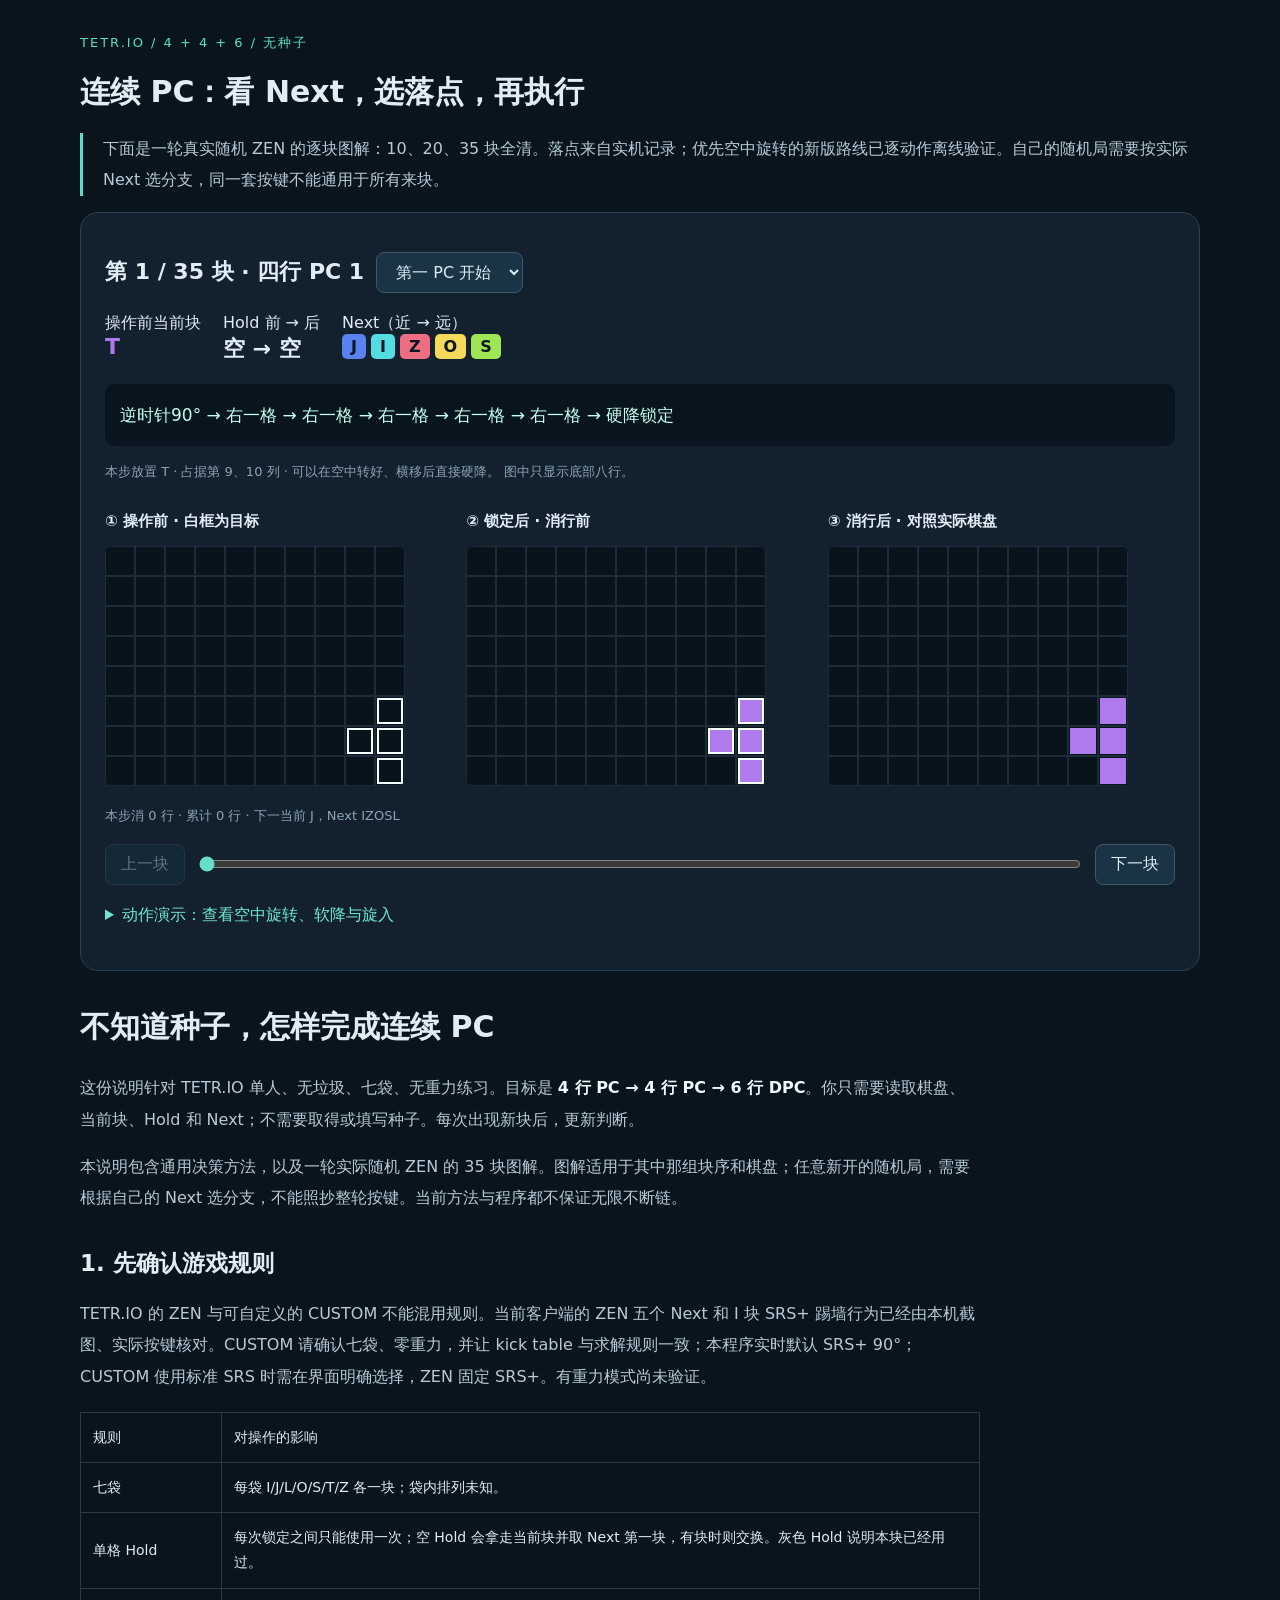
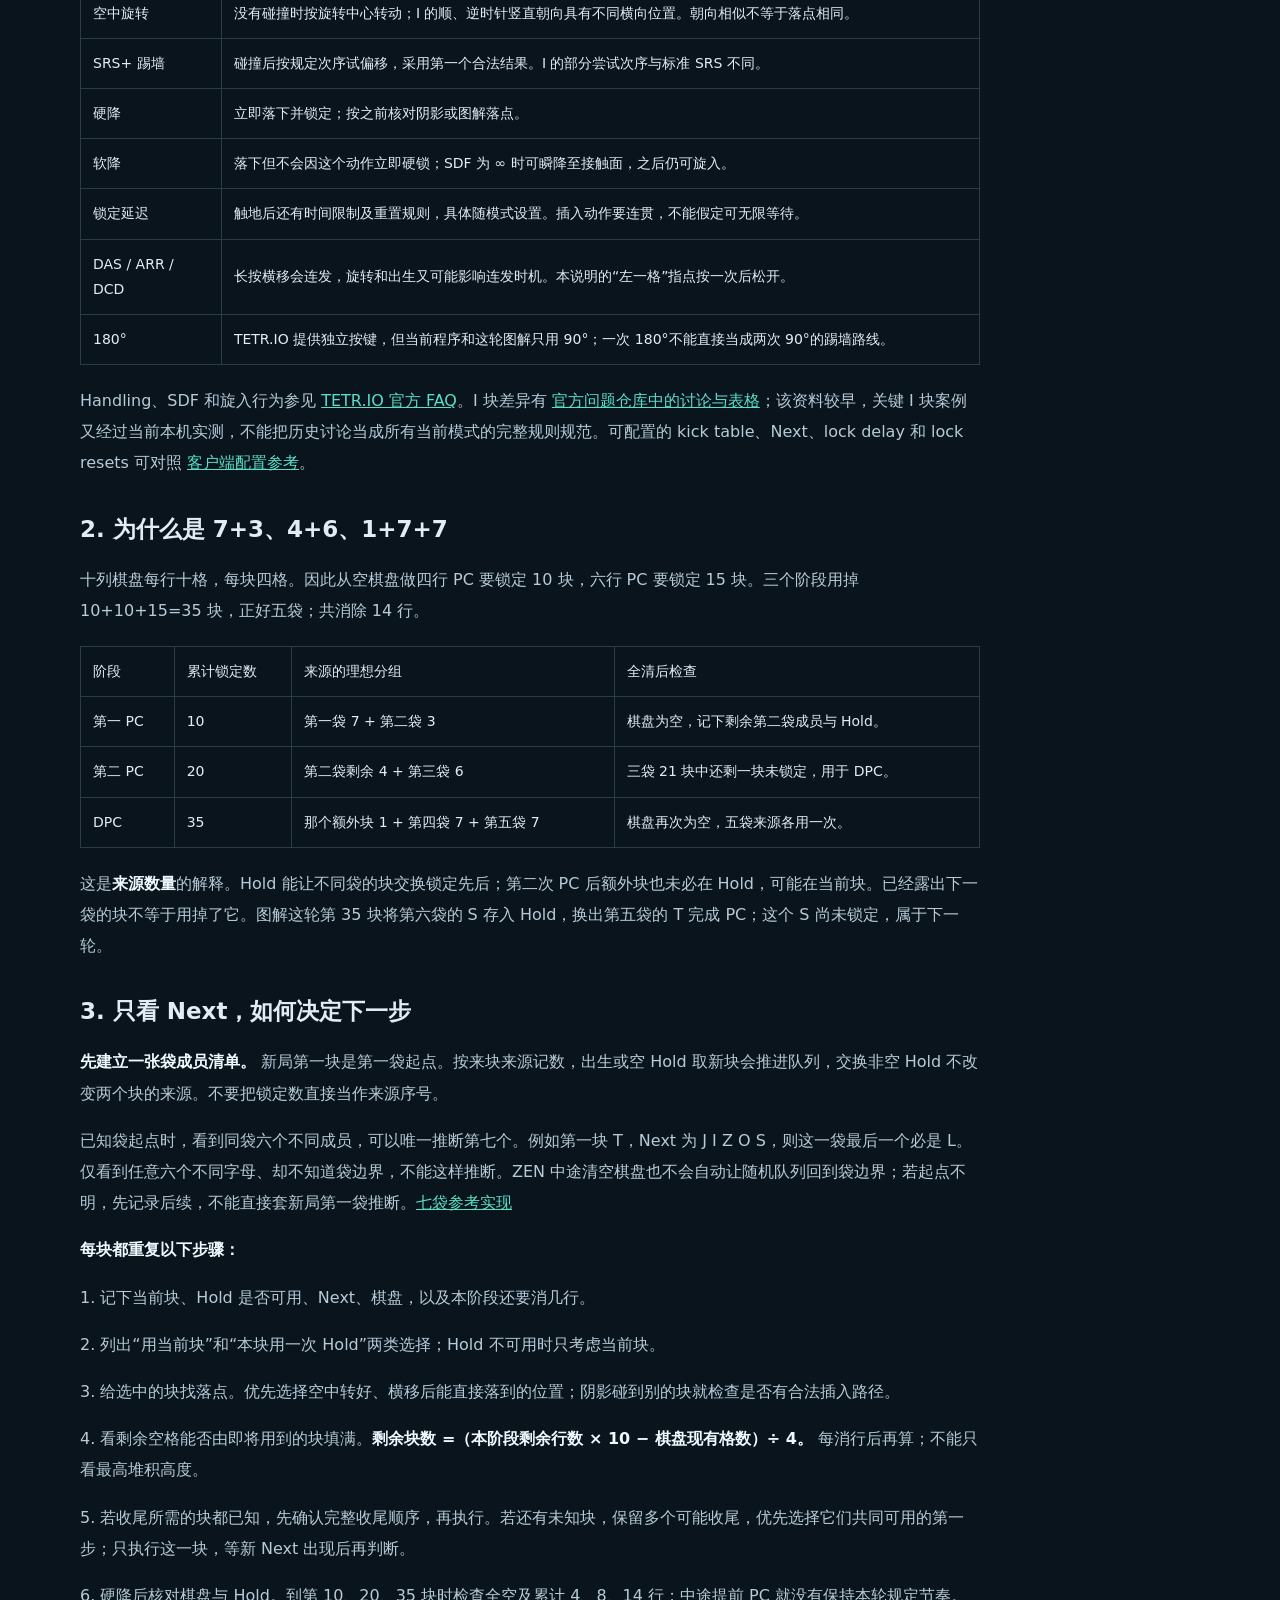
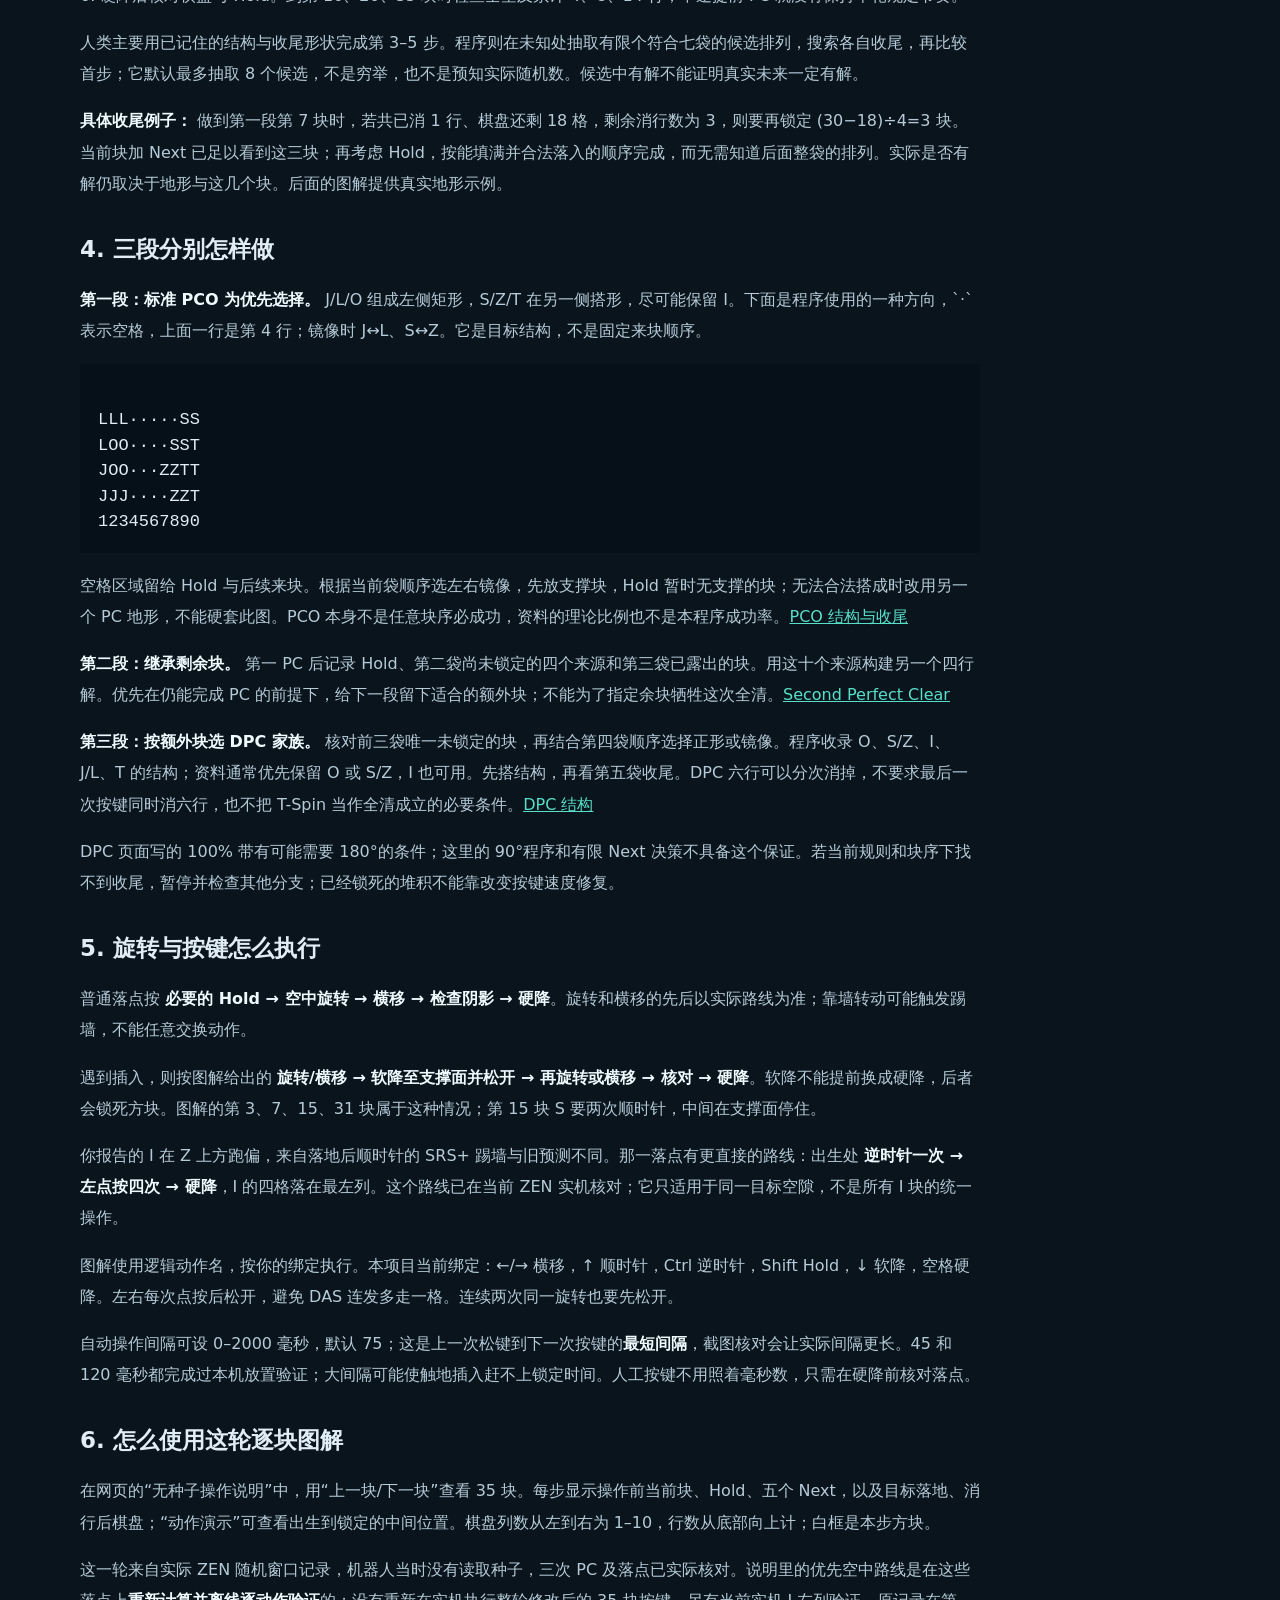
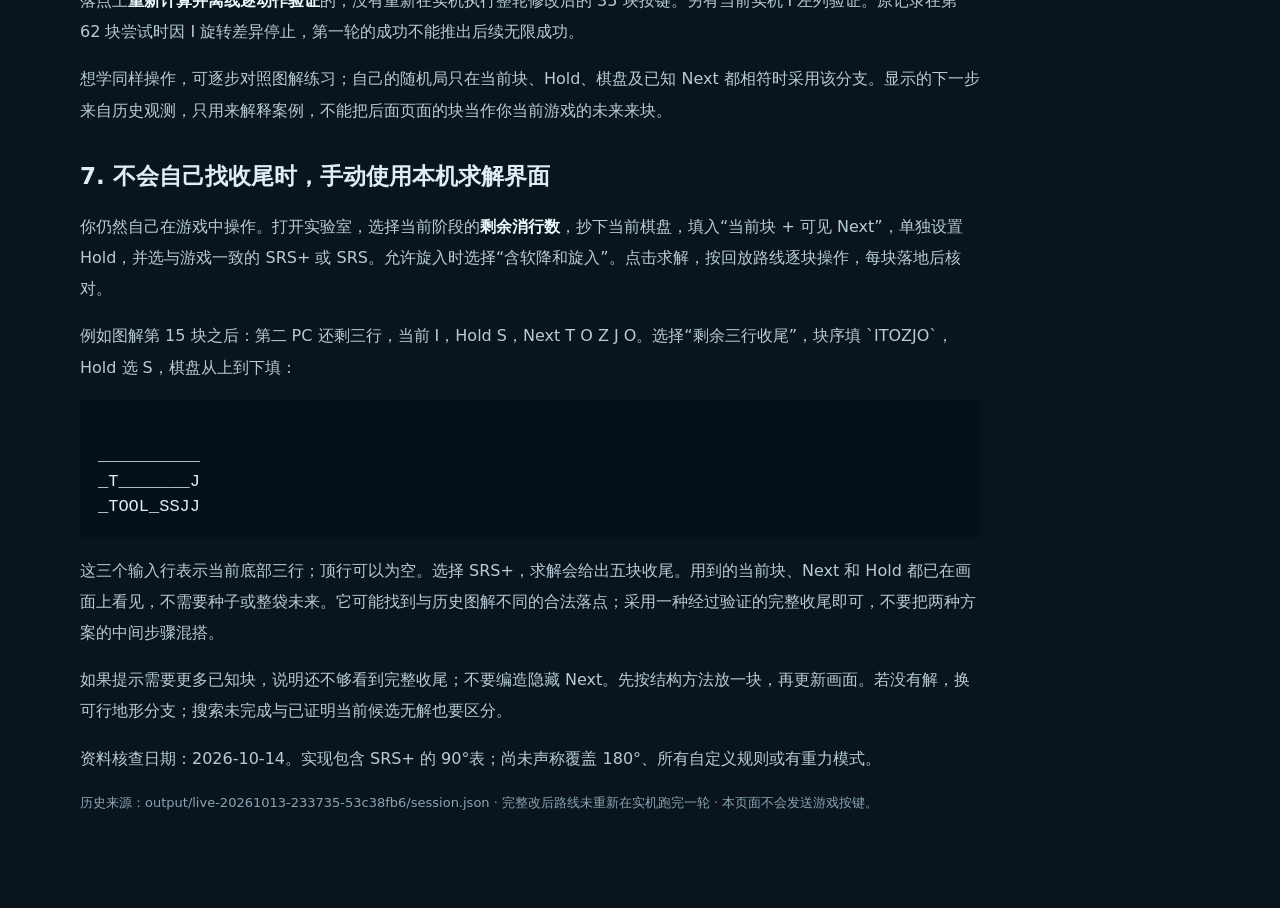
<file: docs/不知道种子的连续PC图解.html>
<!doctype html>
<html lang="zh-CN"><meta charset="UTF-8"><meta name="viewport" content="width=device-width,initial-scale=1">
<title>不知道种子的连续 PC · 人类操作说明</title>
<style>
:root{color-scheme:dark;font-family:"Microsoft YaHei",system-ui,sans-serif;color:#e1edf4;background:#0a141d}body{margin:0}main{max-width:1120px;margin:auto;padding:34px 24px 80px}h1{font-size:30px}h2{font-size:23px;margin-top:35px}p{line-height:1.95;color:#b6cbd7}a{color:#58dfc8}strong{color:#effaff}table{border-collapse:collapse;width:100%;font-size:14px;margin:20px 0}td{padding:12px;border:1px solid #283c49;line-height:1.8}pre{line-height:1.5;background:#061018;padding:18px;overflow:auto;font-size:17px}.replay{background:#12212d;border:1px solid #2a4354;border-radius:18px;padding:24px;margin-bottom:36px}.tag{color:#59dfc5;font-size:13px;letter-spacing:2px}.controls{display:flex;gap:12px;align-items:center;flex-wrap:wrap;margin:15px 0}button,select{font:inherit;color:#dfedf5;background:#1b3445;border:1px solid #3e596c;border-radius:8px;padding:9px 15px;cursor:pointer}button:disabled{opacity:.4;cursor:default}button:hover:enabled{border-color:#60dfc6}input[type=range]{flex:1;min-width:200px;accent-color:#65dfc7}.states{display:grid;grid-template-columns:repeat(3,1fr);gap:14px}.states canvas{max-width:100%;height:auto;background:#08131c;border-radius:8px}.states h3{font-size:15px}.facts{display:flex;gap:22px;flex-wrap:wrap;margin:20px 0}.facts b{font-size:22px}.chip{display:inline-block;padding:3px 9px;border-radius:5px;color:#0b1620;font-weight:700;margin-right:5px}.actions{font-size:17px;line-height:1.9;padding:15px;background:#08151f;border-radius:9px;color:#c6ffee}.note{font-size:13px;color:#8ba4b5}.animation{display:flex;gap:22px;align-items:flex-start;padding-top:20px}.animation canvas{max-width:240px;width:40%;height:auto;background:#07121a}.animation p{margin:0 0 15px}.pc{color:#6aefd5;font-weight:700}.introbox{border-left:3px solid #5edac5;padding-left:20px}.guide{max-width:900px}summary{cursor:pointer;margin:20px 0;color:#70e6cf}#frameLabel{font-size:20px;color:#fff}#stepLabel{font-size:22px}#checkpoint{min-height:25px}.warning{color:#f3ce83}@media(max-width:720px){main{padding:20px 14px}.replay{padding:15px}.states{gap:8px}.states h3{font-size:12px}td{padding:7px}.facts{gap:12px}h1{font-size:25px}#stepLabel{font-size:19px}}@media print{button,input,select{display:none}.animation{display:none}body{background:white;color:black}p,strong,h1,h2{color:black}.replay{break-inside:avoid}td{border-color:#bbb}}
</style><main>
<div class="tag">TETR.IO / 4 + 4 + 6 / 无种子</div>
<h1>连续 PC：看 Next，选落点，再执行</h1>
<p class="introbox">下面是一轮真实随机 ZEN 的逐块图解：10、20、35 块全清。落点来自实机记录；优先空中旋转的新版路线已逐动作离线验证。自己的随机局需要按实际 Next 选分支，同一套按键不能通用于所有来块。</p>
<section class="replay" aria-label="35块随机连续PC图解">
<div class="controls"><b id="stepLabel"></b><select id="jump" aria-label="跳转阶段"><option value="0">第一 PC 开始</option><option value="9">第一 PC 收尾</option><option value="10">第二 PC 开始</option><option value="19">第二 PC 收尾</option><option value="20">DPC 开始</option><option value="34">DPC 收尾</option></select></div>
<div class="facts"><div>操作前当前块<br><b id="current"></b></div><div>Hold 前 → 后<br><b id="hold"></b></div><div>Next（近 → 远）<br><span id="nextPieces"></span></div></div>
<div class="actions" id="actions"></div><p class="note" id="routeNote"></p>
<div class="states"><div><h3>① 操作前 · 白框为目标</h3><canvas id="before" width="300" height="240" role="img"></canvas></div><div><h3>② 锁定后 · 消行前</h3><canvas id="placed" width="300" height="240" role="img"></canvas></div><div><h3>③ 消行后 · 对照实际棋盘</h3><canvas id="after" width="300" height="240" role="img"></canvas></div></div>
<p id="checkpoint"></p>
<div class="controls"><button id="prev">上一块</button><input id="timeline" type="range" min="0" max="34" value="0" aria-label="选择第几块"><button id="next">下一块</button></div>
<details id="motion"><summary>动作演示：查看空中旋转、软降与旋入</summary><div class="animation"><canvas id="frame" width="240" height="576" role="img" aria-label="24行棋盘上的动作位置"></canvas><div><p class="note">显示 24 行，包含上方出生区。白框为当前块；灰色为已经锁定的堆积。需要 Hold 的步骤，先完成 Hold，再从该块出生位置开始演示。</p><p id="frameLabel"></p><div class="controls"><button id="framePrev">上个动作</button><button id="frameNext">下个动作</button></div><p id="frameCount" class="note"></p><p class="warning">按硬降之前核对目标。软降后还要移动或旋转时，先松开软降。</p></div></div></details>
</section><article class="guide"><h1>不知道种子，怎样完成连续 PC</h1>
<p>这份说明针对 TETR.IO 单人、无垃圾、七袋、无重力练习。目标是 <strong>4 行 PC → 4 行 PC → 6 行 DPC</strong>。你只需要读取棋盘、当前块、Hold 和 Next；不需要取得或填写种子。每次出现新块后，更新判断。</p>
<p>本说明包含通用决策方法，以及一轮实际随机 ZEN 的 35 块图解。图解适用于其中那组块序和棋盘；任意新开的随机局，需要根据自己的 Next 选分支，不能照抄整轮按键。当前方法与程序都不保证无限不断链。</p>
<h2>1. 先确认游戏规则</h2>
<p>TETR.IO 的 ZEN 与可自定义的 CUSTOM 不能混用规则。当前客户端的 ZEN 五个 Next 和 I 块 SRS+ 踢墙行为已经由本机截图、实际按键核对。CUSTOM 请确认七袋、零重力，并让 kick table 与求解规则一致；本程序实时默认 SRS+ 90°；CUSTOM 使用标准 SRS 时需在界面明确选择，ZEN 固定 SRS+。有重力模式尚未验证。</p>
<table>
<tr><td>规则</td><td>对操作的影响</td></tr>
<tr><td>七袋</td><td>每袋 I/J/L/O/S/T/Z 各一块；袋内排列未知。</td></tr>
<tr><td>单格 Hold</td><td>每次锁定之间只能使用一次；空 Hold 会拿走当前块并取 Next 第一块，有块时则交换。灰色 Hold 说明本块已经用过。</td></tr>
<tr><td>空中旋转</td><td>没有碰撞时按旋转中心转动；I 的顺、逆时针竖直朝向具有不同横向位置。朝向相似不等于落点相同。</td></tr>
<tr><td>SRS+ 踢墙</td><td>碰撞后按规定次序试偏移，采用第一个合法结果。I 的部分尝试次序与标准 SRS 不同。</td></tr>
<tr><td>硬降</td><td>立即落下并锁定；按之前核对阴影或图解落点。</td></tr>
<tr><td>软降</td><td>落下但不会因这个动作立即硬锁；SDF 为 ∞ 时可瞬降至接触面，之后仍可旋入。</td></tr>
<tr><td>锁定延迟</td><td>触地后还有时间限制及重置规则，具体随模式设置。插入动作要连贯，不能假定可无限等待。</td></tr>
<tr><td>DAS / ARR / DCD</td><td>长按横移会连发，旋转和出生又可能影响连发时机。本说明的“左一格”指点按一次后松开。</td></tr>
<tr><td>180°</td><td>TETR.IO 提供独立按键，但当前程序和这轮图解只用 90°；一次 180°不能直接当成两次 90°的踢墙路线。</td></tr>
</table>
<p>Handling、SDF 和旋入行为参见 <a href="https://tetrio.github.io/faq/mechanics.html" target="_blank" rel="noreferrer">TETR.IO 官方 FAQ</a>。I 块差异有 <a href="https://github.com/tetrio/issues/issues/506" target="_blank" rel="noreferrer">官方问题仓库中的讨论与表格</a>；该资料较早，关键 I 块案例又经过当前本机实测，不能把历史讨论当成所有当前模式的完整规则规范。可配置的 kick table、Next、lock delay 和 lock resets 可对照 <a href="https://github.com/lemoncove/tetrio-bot-docs/blob/master/Room_Config.md" target="_blank" rel="noreferrer">客户端配置参考</a>。</p>
<h2>2. 为什么是 7+3、4+6、1+7+7</h2>
<p>十列棋盘每行十格，每块四格。因此从空棋盘做四行 PC 要锁定 10 块，六行 PC 要锁定 15 块。三个阶段用掉 10+10+15=35 块，正好五袋；共消除 14 行。</p>
<table>
<tr><td>阶段</td><td>累计锁定数</td><td>来源的理想分组</td><td>全清后检查</td></tr>
<tr><td>第一 PC</td><td>10</td><td>第一袋 7 + 第二袋 3</td><td>棋盘为空，记下剩余第二袋成员与 Hold。</td></tr>
<tr><td>第二 PC</td><td>20</td><td>第二袋剩余 4 + 第三袋 6</td><td>三袋 21 块中还剩一块未锁定，用于 DPC。</td></tr>
<tr><td>DPC</td><td>35</td><td>那个额外块 1 + 第四袋 7 + 第五袋 7</td><td>棋盘再次为空，五袋来源各用一次。</td></tr>
</table>
<p>这是<strong>来源数量</strong>的解释。Hold 能让不同袋的块交换锁定先后；第二次 PC 后额外块也未必在 Hold，可能在当前块。已经露出下一袋的块不等于用掉了它。图解这轮第 35 块将第六袋的 S 存入 Hold，换出第五袋的 T 完成 PC；这个 S 尚未锁定，属于下一轮。</p>
<h2>3. 只看 Next，如何决定下一步</h2>
<p><strong>先建立一张袋成员清单。</strong> 新局第一块是第一袋起点。按来块来源记数，出生或空 Hold 取新块会推进队列，交换非空 Hold 不改变两个块的来源。不要把锁定数直接当作来源序号。</p>
<p>已知袋起点时，看到同袋六个不同成员，可以唯一推断第七个。例如第一块 T，Next 为 J I Z O S，则这一袋最后一个必是 L。仅看到任意六个不同字母、却不知道袋边界，不能这样推断。ZEN 中途清空棋盘也不会自动让随机队列回到袋边界；若起点不明，先记录后续，不能直接套新局第一袋推断。<a href="https://github.com/lemoncove/tetrio-bot-docs/blob/master/Piece_RNG.md" target="_blank" rel="noreferrer">七袋参考实现</a></p>
<p><strong>每块都重复以下步骤：</strong></p>
<p>1. 记下当前块、Hold 是否可用、Next、棋盘，以及本阶段还要消几行。</p>
<p>2. 列出“用当前块”和“本块用一次 Hold”两类选择；Hold 不可用时只考虑当前块。</p>
<p>3. 给选中的块找落点。优先选择空中转好、横移后能直接落到的位置；阴影碰到别的块就检查是否有合法插入路径。</p>
<p>4. 看剩余空格能否由即将用到的块填满。<strong>剩余块数 =（本阶段剩余行数 × 10 − 棋盘现有格数）÷ 4。</strong> 每消行后再算；不能只看最高堆积高度。</p>
<p>5. 若收尾所需的块都已知，先确认完整收尾顺序，再执行。若还有未知块，保留多个可能收尾，优先选择它们共同可用的第一步；只执行这一块，等新 Next 出现后再判断。</p>
<p>6. 硬降后核对棋盘与 Hold。到第 10、20、35 块时检查全空及累计 4、8、14 行；中途提前 PC 就没有保持本轮规定节奏。</p>
<p>人类主要用已记住的结构与收尾形状完成第 3–5 步。程序则在未知处抽取有限个符合七袋的候选排列，搜索各自收尾，再比较首步；它默认最多抽取 8 个候选，不是穷举，也不是预知实际随机数。候选中有解不能证明真实未来一定有解。</p>
<p><strong>具体收尾例子：</strong> 做到第一段第 7 块时，若共已消 1 行、棋盘还剩 18 格，剩余消行数为 3，则要再锁定 (30−18)÷4=3 块。当前块加 Next 已足以看到这三块；再考虑 Hold，按能填满并合法落入的顺序完成，而无需知道后面整袋的排列。实际是否有解仍取决于地形与这几个块。后面的图解提供真实地形示例。</p>
<h2>4. 三段分别怎样做</h2>
<p><strong>第一段：标准 PCO 为优先选择。</strong> J/L/O 组成左侧矩形，S/Z/T 在另一侧搭形，尽可能保留 I。下面是程序使用的一种方向，`·` 表示空格，上面一行是第 4 行；镜像时 J↔L、S↔Z。它是目标结构，不是固定来块顺序。</p>
<pre><code>
LLL·····SS
LOO····SST
JOO···ZZTT
JJJ····ZZT
1234567890
</code></pre>
<p>空格区域留给 Hold 与后续来块。根据当前袋顺序选左右镜像，先放支撑块，Hold 暂时无支撑的块；无法合法搭成时改用另一个 PC 地形，不能硬套此图。PCO 本身不是任意块序必成功，资料的理论比例也不是本程序成功率。<a href="https://harddrop.com/wiki/Perfect_Clear_Opener" target="_blank" rel="noreferrer">PCO 结构与收尾</a></p>
<p><strong>第二段：继承剩余块。</strong> 第一 PC 后记录 Hold、第二袋尚未锁定的四个来源和第三袋已露出的块。用这十个来源构建另一个四行解。优先在仍能完成 PC 的前提下，给下一段留下适合的额外块；不能为了指定余块牺牲这次全清。<a href="https://harddrop.com/wiki/Second_Perfect_Clear" target="_blank" rel="noreferrer">Second Perfect Clear</a></p>
<p><strong>第三段：按额外块选 DPC 家族。</strong> 核对前三袋唯一未锁定的块，再结合第四袋顺序选择正形或镜像。程序收录 O、S/Z、I、J/L、T 的结构；资料通常优先保留 O 或 S/Z，I 也可用。先搭结构，再看第五袋收尾。DPC 六行可以分次消掉，不要求最后一次按键同时消六行，也不把 T-Spin 当作全清成立的必要条件。<a href="https://harddrop.com/wiki/DPC_Setups" target="_blank" rel="noreferrer">DPC 结构</a></p>
<p>DPC 页面写的 100% 带有可能需要 180°的条件；这里的 90°程序和有限 Next 决策不具备这个保证。若当前规则和块序下找不到收尾，暂停并检查其他分支；已经锁死的堆积不能靠改变按键速度修复。</p>
<h2>5. 旋转与按键怎么执行</h2>
<p>普通落点按 <strong>必要的 Hold → 空中旋转 → 横移 → 检查阴影 → 硬降</strong>。旋转和横移的先后以实际路线为准；靠墙转动可能触发踢墙，不能任意交换动作。</p>
<p>遇到插入，则按图解给出的 <strong>旋转/横移 → 软降至支撑面并松开 → 再旋转或横移 → 核对 → 硬降</strong>。软降不能提前换成硬降，后者会锁死方块。图解的第 3、7、15、31 块属于这种情况；第 15 块 S 要两次顺时针，中间在支撑面停住。</p>
<p>你报告的 I 在 Z 上方跑偏，来自落地后顺时针的 SRS+ 踢墙与旧预测不同。那一落点有更直接的路线：出生处 <strong>逆时针一次 → 左点按四次 → 硬降</strong>，I 的四格落在最左列。这个路线已在当前 ZEN 实机核对；它只适用于同一目标空隙，不是所有 I 块的统一操作。</p>
<p>图解使用逻辑动作名，按你的绑定执行。本项目当前绑定：←/→ 横移，↑ 顺时针，Ctrl 逆时针，Shift Hold，↓ 软降，空格硬降。左右每次点按后松开，避免 DAS 连发多走一格。连续两次同一旋转也要先松开。</p>
<p>自动操作间隔可设 0–2000 毫秒，默认 75；这是上一次松键到下一次按键的<strong>最短间隔</strong>，截图核对会让实际间隔更长。45 和 120 毫秒都完成过本机放置验证；大间隔可能使触地插入赶不上锁定时间。人工按键不用照着毫秒数，只需在硬降前核对落点。</p>
<h2>6. 怎么使用这轮逐块图解</h2>
<p>在网页的“无种子操作说明”中，用“上一块/下一块”查看 35 块。每步显示操作前当前块、Hold、五个 Next，以及目标落地、消行后棋盘；“动作演示”可查看出生到锁定的中间位置。棋盘列数从左到右为 1–10，行数从底部向上计；白框是本步方块。</p>
<p>这一轮来自实际 ZEN 随机窗口记录，机器人当时没有读取种子，三次 PC 及落点已实际核对。说明里的优先空中路线是在这些落点上<strong>重新计算并离线逐动作验证</strong>的；没有重新在实机执行整轮修改后的 35 块按键。另有当前实机 I 左列验证。原记录在第 62 块尝试时因 I 旋转差异停止，第一轮的成功不能推出后续无限成功。</p>
<p>想学同样操作，可逐步对照图解练习；自己的随机局只在当前块、Hold、棋盘及已知 Next 都相符时采用该分支。显示的下一步来自历史观测，只用来解释案例，不能把后面页面的块当作你当前游戏的未来来块。</p>
<h2>7. 不会自己找收尾时，手动使用本机求解界面</h2>
<p>你仍然自己在游戏中操作。打开实验室，选择当前阶段的<strong>剩余消行数</strong>，抄下当前棋盘，填入“当前块 + 可见 Next”，单独设置 Hold，并选与游戏一致的 SRS+ 或 SRS。允许旋入时选择“含软降和旋入”。点击求解，按回放路线逐块操作，每块落地后核对。</p>
<p>例如图解第 15 块之后：第二 PC 还剩三行，当前 I，Hold S，Next T O Z J O。选择“剩余三行收尾”，块序填 `ITOZJO`，Hold 选 S，棋盘从上到下填：</p>
<pre><code>
__________
_T_______J
_TOOL_SSJJ
</code></pre>
<p>这三个输入行表示当前底部三行；顶行可以为空。选择 SRS+，求解会给出五块收尾。用到的当前块、Next 和 Hold 都已在画面上看见，不需要种子或整袋未来。它可能找到与历史图解不同的合法落点；采用一种经过验证的完整收尾即可，不要把两种方案的中间步骤混搭。</p>
<p>如果提示需要更多已知块，说明还不够看到完整收尾；不要编造隐藏 Next。先按结构方法放一块，再更新画面。若没有解，换可行地形分支；搜索未完成与已证明当前候选无解也要区分。</p>
<p>资料核查日期：2026-10-14。实现包含 SRS+ 的 90°表；尚未声称覆盖 180°、所有自定义规则或有重力模式。</p></article>
<p class="note">历史来源：output/live-20261013-233735-53c38fb6/session.json · 完整改后路线未重新在实机跑完一轮 · 本页面不会发送游戏按键。</p>
</main><script>
const replay={"source_recording": "output\\live-20261013-233735-53c38fb6\\session.json", "uses_seed": false, "rules": "SRS+90", "native_placements_verified": true, "revised_routes_verified_offline": true, "revised_full_cycle_retested_native": false, "pc_indices": [10, 20, 35], "steps": [{"piece": "T", "hold_used": false, "hold_before": null, "hold_after": null, "queue_index_before": 0, "queue_index_after": 1, "cells": [[8, 1], [9, 0], [9, 1], [9, 2]], "x": 9, "y": 1, "rotation": "L", "actions": ["ccw", "right", "right", "right", "right", "right", "hard_drop"], "board_before": ["__________", "__________", "__________", "__________", "__________", "__________", "__________", "__________", "__________", "__________", "__________", "__________", "__________", "__________", "__________", "__________", "__________", "__________", "__________", "__________", "__________", "__________", "__________", "__________"], "board_placed": ["_________T", "________TT", "_________T", "__________", "__________", "__________", "__________", "__________", "__________", "__________", "__________", "__________", "__________", "__________", "__________", "__________", "__________", "__________", "__________", "__________", "__________", "__________", "__________", "__________"], "board_after": ["_________T", "________TT", "_________T", "__________", "__________", "__________", "__________", "__________", "__________", "__________", "__________", "__________", "__________", "__________", "__________", "__________", "__________", "__________", "__________", "__________", "__________", "__________", "__________", "__________"], "cleared_rows": [], "source_index": 0, "stage": 1, "cycle": 1, "global_queue_index_before": 0, "global_queue_index_after": 1, "observed_active_after": "J", "observed_next_after": "IZOSL", "number": 1, "current_before": "T", "next_before": "JIZOS", "frames": [{"cells": [[4, 21], [3, 21], [5, 21], [4, 22]], "label": "出生位置"}, {"cells": [[4, 21], [4, 20], [4, 22], [3, 21]], "label": "逆时针90°"}, {"cells": [[5, 21], [5, 20], [5, 22], [4, 21]], "label": "右一格"}, {"cells": [[6, 21], [6, 20], [6, 22], [5, 21]], "label": "右一格"}, {"cells": [[7, 21], [7, 20], [7, 22], [6, 21]], "label": "右一格"}, {"cells": [[8, 21], [8, 20], [8, 22], [7, 21]], "label": "右一格"}, {"cells": [[9, 21], [9, 20], [9, 22], [8, 21]], "label": "右一格"}, {"cells": [[9, 1], [9, 0], [9, 2], [8, 1]], "label": "硬降锁定"}], "actions_text": "逆时针90° → 右一格 → 右一格 → 右一格 → 右一格 → 右一格 → 硬降锁定", "target_columns": [9, 10], "pc": false}, {"piece": "J", "hold_used": false, "hold_before": null, "hold_after": null, "queue_index_before": 0, "queue_index_after": 1, "cells": [[0, 0], [0, 1], [1, 0], [2, 0]], "x": 1, "y": 0, "rotation": "0", "actions": ["left", "left", "left", "hard_drop"], "board_before": ["_________T", "________TT", "_________T", "__________", "__________", "__________", "__________", "__________", "__________", "__________", "__________", "__________", "__________", "__________", "__________", "__________", "__________", "__________", "__________", "__________", "__________", "__________", "__________", "__________"], "board_placed": ["JJJ______T", "J_______TT", "_________T", "__________", "__________", "__________", "__________", "__________", "__________", "__________", "__________", "__________", "__________", "__________", "__________", "__________", "__________", "__________", "__________", "__________", "__________", "__________", "__________", "__________"], "board_after": ["JJJ______T", "J_______TT", "_________T", "__________", "__________", "__________", "__________", "__________", "__________", "__________", "__________", "__________", "__________", "__________", "__________", "__________", "__________", "__________", "__________", "__________", "__________", "__________", "__________", "__________"], "cleared_rows": [], "source_index": 1, "stage": 1, "cycle": 1, "global_queue_index_before": 1, "global_queue_index_after": 2, "observed_active_after": "I", "observed_next_after": "ZOSLZ", "number": 2, "current_before": "J", "next_before": "IZOSL", "frames": [{"cells": [[4, 21], [3, 21], [5, 21], [3, 22]], "label": "出生位置"}, {"cells": [[3, 21], [2, 21], [4, 21], [2, 22]], "label": "左一格"}, {"cells": [[2, 21], [1, 21], [3, 21], [1, 22]], "label": "左一格"}, {"cells": [[1, 21], [0, 21], [2, 21], [0, 22]], "label": "左一格"}, {"cells": [[1, 0], [0, 0], [2, 0], [0, 1]], "label": "硬降锁定"}], "actions_text": "左一格 → 左一格 → 左一格 → 硬降锁定", "target_columns": [1, 2, 3], "pc": false}, {"piece": "Z", "hold_used": true, "hold_before": null, "hold_after": "I", "queue_index_before": 0, "queue_index_after": 2, "cells": [[6, 1], [7, 0], [7, 1], [8, 0]], "x": 7, "y": 0, "rotation": "0", "actions": ["right", "right", "soft_drop", "right", "hard_drop"], "board_before": ["JJJ______T", "J_______TT", "_________T", "__________", "__________", "__________", "__________", "__________", "__________", "__________", "__________", "__________", "__________", "__________", "__________", "__________", "__________", "__________", "__________", "__________", "__________", "__________", "__________", "__________"], "board_placed": ["JJJ____ZZT", "J_____ZZTT", "_________T", "__________", "__________", "__________", "__________", "__________", "__________", "__________", "__________", "__________", "__________", "__________", "__________", "__________", "__________", "__________", "__________", "__________", "__________", "__________", "__________", "__________"], "board_after": ["JJJ____ZZT", "J_____ZZTT", "_________T", "__________", "__________", "__________", "__________", "__________", "__________", "__________", "__________", "__________", "__________", "__________", "__________", "__________", "__________", "__________", "__________", "__________", "__________", "__________", "__________", "__________"], "cleared_rows": [], "source_index": 3, "stage": 1, "cycle": 1, "global_queue_index_before": 2, "global_queue_index_after": 4, "observed_active_after": "O", "observed_next_after": "SLZIS", "number": 3, "current_before": "I", "next_before": "ZOSLZ", "frames": [{"cells": [[4, 21], [5, 21], [4, 22], [3, 22]], "label": "出生位置"}, {"cells": [[5, 21], [6, 21], [5, 22], [4, 22]], "label": "右一格"}, {"cells": [[6, 21], [7, 21], [6, 22], [5, 22]], "label": "右一格"}, {"cells": [[6, 0], [7, 0], [6, 1], [5, 1]], "label": "软降至接触面，松开"}, {"cells": [[7, 0], [8, 0], [7, 1], [6, 1]], "label": "右一格"}, {"cells": [[7, 0], [8, 0], [7, 1], [6, 1]], "label": "硬降锁定"}], "actions_text": "Hold → 右一格 → 右一格 → 软降至接触面，松开 → 右一格 → 硬降锁定", "target_columns": [7, 8, 9], "pc": false}, {"piece": "O", "hold_used": false, "hold_before": "I", "hold_after": "I", "queue_index_before": 0, "queue_index_after": 1, "cells": [[1, 1], [1, 2], [2, 1], [2, 2]], "x": 1, "y": 1, "rotation": "0", "actions": ["left", "left", "left", "hard_drop"], "board_before": ["JJJ____ZZT", "J_____ZZTT", "_________T", "__________", "__________", "__________", "__________", "__________", "__________", "__________", "__________", "__________", "__________", "__________", "__________", "__________", "__________", "__________", "__________", "__________", "__________", "__________", "__________", "__________"], "board_placed": ["JJJ____ZZT", "JOO___ZZTT", "_OO______T", "__________", "__________", "__________", "__________", "__________", "__________", "__________", "__________", "__________", "__________", "__________", "__________", "__________", "__________", "__________", "__________", "__________", "__________", "__________", "__________", "__________"], "board_after": ["JJJ____ZZT", "JOO___ZZTT", "_OO______T", "__________", "__________", "__________", "__________", "__________", "__________", "__________", "__________", "__________", "__________", "__________", "__________", "__________", "__________", "__________", "__________", "__________", "__________", "__________", "__________", "__________"], "cleared_rows": [], "source_index": 4, "stage": 1, "cycle": 1, "global_queue_index_before": 4, "global_queue_index_after": 5, "observed_active_after": "S", "observed_next_after": "LZISL", "number": 4, "current_before": "O", "next_before": "SLZIS", "frames": [{"cells": [[4, 21], [5, 21], [4, 22], [5, 22]], "label": "出生位置"}, {"cells": [[3, 21], [4, 21], [3, 22], [4, 22]], "label": "左一格"}, {"cells": [[2, 21], [3, 21], [2, 22], [3, 22]], "label": "左一格"}, {"cells": [[1, 21], [2, 21], [1, 22], [2, 22]], "label": "左一格"}, {"cells": [[1, 1], [2, 1], [1, 2], [2, 2]], "label": "硬降锁定"}], "actions_text": "左一格 → 左一格 → 左一格 → 硬降锁定", "target_columns": [2, 3], "pc": false}, {"piece": "S", "hold_used": false, "hold_before": "I", "hold_after": "I", "queue_index_before": 0, "queue_index_after": 1, "cells": [[7, 2], [8, 2], [8, 3], [9, 3]], "x": 8, "y": 2, "rotation": "0", "actions": ["right", "right", "right", "right", "hard_drop"], "board_before": ["JJJ____ZZT", "JOO___ZZTT", "_OO______T", "__________", "__________", "__________", "__________", "__________", "__________", "__________", "__________", "__________", "__________", "__________", "__________", "__________", "__________", "__________", "__________", "__________", "__________", "__________", "__________", "__________"], "board_placed": ["JJJ____ZZT", "JOO___ZZTT", "_OO____SST", "________SS", "__________", "__________", "__________", "__________", "__________", "__________", "__________", "__________", "__________", "__________", "__________", "__________", "__________", "__________", "__________", "__________", "__________", "__________", "__________", "__________"], "board_after": ["JJJ____ZZT", "JOO___ZZTT", "_OO____SST", "________SS", "__________", "__________", "__________", "__________", "__________", "__________", "__________", "__________", "__________", "__________", "__________", "__________", "__________", "__________", "__________", "__________", "__________", "__________", "__________", "__________"], "cleared_rows": [], "source_index": 5, "stage": 1, "cycle": 1, "global_queue_index_before": 5, "global_queue_index_after": 6, "observed_active_after": "L", "observed_next_after": "ZISLO", "number": 5, "current_before": "S", "next_before": "LZISL", "frames": [{"cells": [[4, 21], [3, 21], [4, 22], [5, 22]], "label": "出生位置"}, {"cells": [[5, 21], [4, 21], [5, 22], [6, 22]], "label": "右一格"}, {"cells": [[6, 21], [5, 21], [6, 22], [7, 22]], "label": "右一格"}, {"cells": [[7, 21], [6, 21], [7, 22], [8, 22]], "label": "右一格"}, {"cells": [[8, 21], [7, 21], [8, 22], [9, 22]], "label": "右一格"}, {"cells": [[8, 2], [7, 2], [8, 3], [9, 3]], "label": "硬降锁定"}], "actions_text": "右一格 → 右一格 → 右一格 → 右一格 → 硬降锁定", "target_columns": [8, 9, 10], "pc": false}, {"piece": "L", "hold_used": false, "hold_before": "I", "hold_after": "I", "queue_index_before": 0, "queue_index_after": 1, "cells": [[0, 2], [0, 3], [1, 3], [2, 3]], "x": 1, "y": 3, "rotation": "2", "actions": ["cw", "cw", "left", "left", "left", "hard_drop"], "board_before": ["JJJ____ZZT", "JOO___ZZTT", "_OO____SST", "________SS", "__________", "__________", "__________", "__________", "__________", "__________", "__________", "__________", "__________", "__________", "__________", "__________", "__________", "__________", "__________", "__________", "__________", "__________", "__________", "__________"], "board_placed": ["JJJ____ZZT", "JOO___ZZTT", "LOO____SST", "LLL_____SS", "__________", "__________", "__________", "__________", "__________", "__________", "__________", "__________", "__________", "__________", "__________", "__________", "__________", "__________", "__________", "__________", "__________", "__________", "__________", "__________"], "board_after": ["JJJ____ZZT", "JOO___ZZTT", "LOO____SST", "LLL_____SS", "__________", "__________", "__________", "__________", "__________", "__________", "__________", "__________", "__________", "__________", "__________", "__________", "__________", "__________", "__________", "__________", "__________", "__________", "__________", "__________"], "cleared_rows": [], "source_index": 6, "stage": 1, "cycle": 1, "global_queue_index_before": 6, "global_queue_index_after": 7, "observed_active_after": "Z", "observed_next_after": "ISLOT", "number": 6, "current_before": "L", "next_before": "ZISLO", "frames": [{"cells": [[4, 21], [3, 21], [5, 21], [5, 22]], "label": "出生位置"}, {"cells": [[4, 21], [4, 22], [4, 20], [5, 20]], "label": "顺时针90°"}, {"cells": [[4, 21], [5, 21], [3, 21], [3, 20]], "label": "顺时针90°"}, {"cells": [[3, 21], [4, 21], [2, 21], [2, 20]], "label": "左一格"}, {"cells": [[2, 21], [3, 21], [1, 21], [1, 20]], "label": "左一格"}, {"cells": [[1, 21], [2, 21], [0, 21], [0, 20]], "label": "左一格"}, {"cells": [[1, 3], [2, 3], [0, 3], [0, 2]], "label": "硬降锁定"}], "actions_text": "顺时针90° → 顺时针90° → 左一格 → 左一格 → 左一格 → 硬降锁定", "target_columns": [1, 2, 3], "pc": false}, {"piece": "Z", "hold_used": false, "hold_before": "I", "hold_after": "I", "queue_index_before": 0, "queue_index_after": 1, "cells": [[4, 1], [5, 0], [5, 1], [6, 0]], "x": 5, "y": 0, "rotation": "0", "actions": ["soft_drop", "right", "hard_drop"], "board_before": ["JJJ____ZZT", "JOO___ZZTT", "LOO____SST", "LLL_____SS", "__________", "__________", "__________", "__________", "__________", "__________", "__________", "__________", "__________", "__________", "__________", "__________", "__________", "__________", "__________", "__________", "__________", "__________", "__________", "__________"], "board_placed": ["JJJ__ZZZZT", "JOO_ZZZZTT", "LOO____SST", "LLL_____SS", "__________", "__________", "__________", "__________", "__________", "__________", "__________", "__________", "__________", "__________", "__________", "__________", "__________", "__________", "__________", "__________", "__________", "__________", "__________", "__________"], "board_after": ["JJJ__ZZZZT", "JOO_ZZZZTT", "LOO____SST", "LLL_____SS", "__________", "__________", "__________", "__________", "__________", "__________", "__________", "__________", "__________", "__________", "__________", "__________", "__________", "__________", "__________", "__________", "__________", "__________", "__________", "__________"], "cleared_rows": [], "forecast_samples": 1, "forecast_support": 1, "future_was_unknown": false, "planning_seconds": 0.266, "source_index": 7, "stage": 1, "cycle": 1, "global_queue_index_before": 7, "global_queue_index_after": 8, "observed_active_after": "I", "observed_next_after": "SLOTJ", "number": 7, "current_before": "Z", "next_before": "ISLOT", "frames": [{"cells": [[4, 21], [5, 21], [4, 22], [3, 22]], "label": "出生位置"}, {"cells": [[4, 0], [5, 0], [4, 1], [3, 1]], "label": "软降至接触面，松开"}, {"cells": [[5, 0], [6, 0], [5, 1], [4, 1]], "label": "右一格"}, {"cells": [[5, 0], [6, 0], [5, 1], [4, 1]], "label": "硬降锁定"}], "actions_text": "软降至接触面，松开 → 右一格 → 硬降锁定", "target_columns": [5, 6, 7], "pc": false}, {"piece": "I", "hold_used": false, "hold_before": "I", "hold_after": "I", "queue_index_before": 0, "queue_index_after": 1, "cells": [[4, 3], [5, 3], [6, 3], [7, 3]], "x": 5, "y": 3, "rotation": "0", "actions": ["right", "hard_drop"], "board_before": ["JJJ__ZZZZT", "JOO_ZZZZTT", "LOO____SST", "LLL_____SS", "__________", "__________", "__________", "__________", "__________", "__________", "__________", "__________", "__________", "__________", "__________", "__________", "__________", "__________", "__________", "__________", "__________", "__________", "__________", "__________"], "board_placed": ["JJJ__ZZZZT", "JOO_ZZZZTT", "LOO____SST", "LLL_IIIISS", "__________", "__________", "__________", "__________", "__________", "__________", "__________", "__________", "__________", "__________", "__________", "__________", "__________", "__________", "__________", "__________", "__________", "__________", "__________", "__________"], "board_after": ["JJJ__ZZZZT", "JOO_ZZZZTT", "LOO____SST", "LLL_IIIISS", "__________", "__________", "__________", "__________", "__________", "__________", "__________", "__________", "__________", "__________", "__________", "__________", "__________", "__________", "__________", "__________", "__________", "__________", "__________", "__________"], "cleared_rows": [], "forecast_samples": 1, "forecast_support": 1, "future_was_unknown": false, "planning_seconds": 0.266, "source_index": 8, "stage": 1, "cycle": 1, "global_queue_index_before": 8, "global_queue_index_after": 9, "observed_active_after": "S", "observed_next_after": "LOTJL", "number": 8, "current_before": "I", "next_before": "SLOTJ", "frames": [{"cells": [[4, 21], [3, 21], [5, 21], [6, 21]], "label": "出生位置"}, {"cells": [[5, 21], [4, 21], [6, 21], [7, 21]], "label": "右一格"}, {"cells": [[5, 3], [4, 3], [6, 3], [7, 3]], "label": "硬降锁定"}], "actions_text": "右一格 → 硬降锁定", "target_columns": [5, 6, 7, 8], "pc": false}, {"piece": "I", "hold_used": true, "hold_before": "I", "hold_after": "S", "queue_index_before": 0, "queue_index_after": 1, "cells": [[3, 0], [3, 1], [3, 2], [3, 3]], "x": 3, "y": 1, "rotation": "L", "actions": ["ccw", "left", "hard_drop"], "board_before": ["JJJ__ZZZZT", "JOO_ZZZZTT", "LOO____SST", "LLL_IIIISS", "__________", "__________", "__________", "__________", "__________", "__________", "__________", "__________", "__________", "__________", "__________", "__________", "__________", "__________", "__________", "__________", "__________", "__________", "__________", "__________"], "board_placed": ["JJJI_ZZZZT", "JOOIZZZZTT", "LOOI___SST", "LLLIIIIISS", "__________", "__________", "__________", "__________", "__________", "__________", "__________", "__________", "__________", "__________", "__________", "__________", "__________", "__________", "__________", "__________", "__________", "__________", "__________", "__________"], "board_after": ["JJJI_ZZZZT", "LOOI___SST", "__________", "__________", "__________", "__________", "__________", "__________", "__________", "__________", "__________", "__________", "__________", "__________", "__________", "__________", "__________", "__________", "__________", "__________", "__________", "__________", "__________", "__________"], "cleared_rows": [1, 3], "forecast_samples": 1, "forecast_support": 1, "future_was_unknown": false, "planning_seconds": 0.266, "source_index": 2, "stage": 1, "cycle": 1, "global_queue_index_before": 9, "global_queue_index_after": 10, "observed_active_after": "L", "observed_next_after": "OTJLS", "number": 9, "current_before": "S", "next_before": "LOTJL", "frames": [{"cells": [[4, 21], [3, 21], [5, 21], [6, 21]], "label": "出生位置"}, {"cells": [[4, 20], [4, 19], [4, 21], [4, 22]], "label": "逆时针90°"}, {"cells": [[3, 20], [3, 19], [3, 21], [3, 22]], "label": "左一格"}, {"cells": [[3, 1], [3, 0], [3, 2], [3, 3]], "label": "硬降锁定"}], "actions_text": "Hold → 逆时针90° → 左一格 → 硬降锁定", "target_columns": [4], "pc": false}, {"piece": "L", "hold_used": false, "hold_before": "S", "hold_after": "S", "queue_index_before": 0, "queue_index_after": 1, "cells": [[4, 0], [4, 1], [5, 1], [6, 1]], "x": 5, "y": 1, "rotation": "2", "actions": ["cw", "cw", "right", "hard_drop"], "board_before": ["JJJI_ZZZZT", "LOOI___SST", "__________", "__________", "__________", "__________", "__________", "__________", "__________", "__________", "__________", "__________", "__________", "__________", "__________", "__________", "__________", "__________", "__________", "__________", "__________", "__________", "__________", "__________"], "board_placed": ["JJJILZZZZT", "LOOILLLSST", "__________", "__________", "__________", "__________", "__________", "__________", "__________", "__________", "__________", "__________", "__________", "__________", "__________", "__________", "__________", "__________", "__________", "__________", "__________", "__________", "__________", "__________"], "board_after": ["__________", "__________", "__________", "__________", "__________", "__________", "__________", "__________", "__________", "__________", "__________", "__________", "__________", "__________", "__________", "__________", "__________", "__________", "__________", "__________", "__________", "__________", "__________", "__________"], "cleared_rows": [0, 1], "forecast_samples": 1, "forecast_support": 1, "future_was_unknown": false, "planning_seconds": 0.266, "source_index": 10, "stage": 1, "cycle": 1, "global_queue_index_before": 10, "global_queue_index_after": 11, "observed_active_after": "O", "observed_next_after": "TJLSI", "number": 10, "current_before": "L", "next_before": "OTJLS", "frames": [{"cells": [[4, 21], [3, 21], [5, 21], [5, 22]], "label": "出生位置"}, {"cells": [[4, 21], [4, 22], [4, 20], [5, 20]], "label": "顺时针90°"}, {"cells": [[4, 21], [5, 21], [3, 21], [3, 20]], "label": "顺时针90°"}, {"cells": [[5, 21], [6, 21], [4, 21], [4, 20]], "label": "右一格"}, {"cells": [[5, 1], [6, 1], [4, 1], [4, 0]], "label": "硬降锁定"}], "actions_text": "顺时针90° → 顺时针90° → 右一格 → 硬降锁定", "target_columns": [5, 6, 7], "pc": true}, {"piece": "O", "hold_used": false, "hold_before": "S", "hold_after": "S", "queue_index_before": 0, "queue_index_after": 1, "cells": [[2, 0], [2, 1], [3, 0], [3, 1]], "x": 2, "y": 0, "rotation": "0", "actions": ["left", "left", "hard_drop"], "board_before": ["__________", "__________", "__________", "__________", "__________", "__________", "__________", "__________", "__________", "__________", "__________", "__________", "__________", "__________", "__________", "__________", "__________", "__________", "__________", "__________", "__________", "__________", "__________", "__________"], "board_placed": ["__OO______", "__OO______", "__________", "__________", "__________", "__________", "__________", "__________", "__________", "__________", "__________", "__________", "__________", "__________", "__________", "__________", "__________", "__________", "__________", "__________", "__________", "__________", "__________", "__________"], "board_after": ["__OO______", "__OO______", "__________", "__________", "__________", "__________", "__________", "__________", "__________", "__________", "__________", "__________", "__________", "__________", "__________", "__________", "__________", "__________", "__________", "__________", "__________", "__________", "__________", "__________"], "cleared_rows": [], "forecast_samples": 5, "forecast_support": 2, "future_was_unknown": true, "planning_seconds": 4.125, "source_index": 11, "stage": 2, "cycle": 1, "global_queue_index_before": 11, "global_queue_index_after": 12, "observed_active_after": "T", "observed_next_after": "JLSIT", "number": 11, "current_before": "O", "next_before": "TJLSI", "frames": [{"cells": [[4, 21], [5, 21], [4, 22], [5, 22]], "label": "出生位置"}, {"cells": [[3, 21], [4, 21], [3, 22], [4, 22]], "label": "左一格"}, {"cells": [[2, 21], [3, 21], [2, 22], [3, 22]], "label": "左一格"}, {"cells": [[2, 0], [3, 0], [2, 1], [3, 1]], "label": "硬降锁定"}], "actions_text": "左一格 → 左一格 → 硬降锁定", "target_columns": [3, 4], "pc": false}, {"piece": "T", "hold_used": false, "hold_before": "S", "hold_after": "S", "queue_index_before": 0, "queue_index_after": 1, "cells": [[0, 1], [1, 0], [1, 1], [1, 2]], "x": 1, "y": 1, "rotation": "L", "actions": ["ccw", "left", "left", "left", "hard_drop"], "board_before": ["__OO______", "__OO______", "__________", "__________", "__________", "__________", "__________", "__________", "__________", "__________", "__________", "__________", "__________", "__________", "__________", "__________", "__________", "__________", "__________", "__________", "__________", "__________", "__________", "__________"], "board_placed": ["_TOO______", "TTOO______", "_T________", "__________", "__________", "__________", "__________", "__________", "__________", "__________", "__________", "__________", "__________", "__________", "__________", "__________", "__________", "__________", "__________", "__________", "__________", "__________", "__________", "__________"], "board_after": ["_TOO______", "TTOO______", "_T________", "__________", "__________", "__________", "__________", "__________", "__________", "__________", "__________", "__________", "__________", "__________", "__________", "__________", "__________", "__________", "__________", "__________", "__________", "__________", "__________", "__________"], "cleared_rows": [], "forecast_samples": 6, "forecast_support": 6, "future_was_unknown": true, "planning_seconds": 1.75, "source_index": 12, "stage": 2, "cycle": 1, "global_queue_index_before": 12, "global_queue_index_after": 13, "observed_active_after": "J", "observed_next_after": "LSITO", "number": 12, "current_before": "T", "next_before": "JLSIT", "frames": [{"cells": [[4, 21], [3, 21], [5, 21], [4, 22]], "label": "出生位置"}, {"cells": [[4, 21], [4, 20], [4, 22], [3, 21]], "label": "逆时针90°"}, {"cells": [[3, 21], [3, 20], [3, 22], [2, 21]], "label": "左一格"}, {"cells": [[2, 21], [2, 20], [2, 22], [1, 21]], "label": "左一格"}, {"cells": [[1, 21], [1, 20], [1, 22], [0, 21]], "label": "左一格"}, {"cells": [[1, 1], [1, 0], [1, 2], [0, 1]], "label": "硬降锁定"}], "actions_text": "逆时针90° → 左一格 → 左一格 → 左一格 → 硬降锁定", "target_columns": [1, 2], "pc": false}, {"piece": "J", "hold_used": false, "hold_before": "S", "hold_after": "S", "queue_index_before": 0, "queue_index_after": 1, "cells": [[8, 0], [9, 0], [9, 1], [9, 2]], "x": 9, "y": 1, "rotation": "L", "actions": ["ccw", "right", "right", "right", "right", "right", "hard_drop"], "board_before": ["_TOO______", "TTOO______", "_T________", "__________", "__________", "__________", "__________", "__________", "__________", "__________", "__________", "__________", "__________", "__________", "__________", "__________", "__________", "__________", "__________", "__________", "__________", "__________", "__________", "__________"], "board_placed": ["_TOO____JJ", "TTOO_____J", "_T_______J", "__________", "__________", "__________", "__________", "__________", "__________", "__________", "__________", "__________", "__________", "__________", "__________", "__________", "__________", "__________", "__________", "__________", "__________", "__________", "__________", "__________"], "board_after": ["_TOO____JJ", "TTOO_____J", "_T_______J", "__________", "__________", "__________", "__________", "__________", "__________", "__________", "__________", "__________", "__________", "__________", "__________", "__________", "__________", "__________", "__________", "__________", "__________", "__________", "__________", "__________"], "cleared_rows": [], "forecast_samples": 2, "forecast_support": 2, "future_was_unknown": true, "planning_seconds": 0.407, "source_index": 13, "stage": 2, "cycle": 1, "global_queue_index_before": 13, "global_queue_index_after": 14, "observed_active_after": "L", "observed_next_after": "SITOZ", "number": 13, "current_before": "J", "next_before": "LSITO", "frames": [{"cells": [[4, 21], [3, 21], [5, 21], [3, 22]], "label": "出生位置"}, {"cells": [[4, 21], [4, 20], [4, 22], [3, 20]], "label": "逆时针90°"}, {"cells": [[5, 21], [5, 20], [5, 22], [4, 20]], "label": "右一格"}, {"cells": [[6, 21], [6, 20], [6, 22], [5, 20]], "label": "右一格"}, {"cells": [[7, 21], [7, 20], [7, 22], [6, 20]], "label": "右一格"}, {"cells": [[8, 21], [8, 20], [8, 22], [7, 20]], "label": "右一格"}, {"cells": [[9, 21], [9, 20], [9, 22], [8, 20]], "label": "右一格"}, {"cells": [[9, 1], [9, 0], [9, 2], [8, 0]], "label": "硬降锁定"}], "actions_text": "逆时针90° → 右一格 → 右一格 → 右一格 → 右一格 → 右一格 → 硬降锁定", "target_columns": [9, 10], "pc": false}, {"piece": "L", "hold_used": false, "hold_before": "S", "hold_after": "S", "queue_index_before": 0, "queue_index_after": 1, "cells": [[4, 0], [4, 1], [5, 1], [6, 1]], "x": 5, "y": 1, "rotation": "2", "actions": ["cw", "cw", "right", "hard_drop"], "board_before": ["_TOO____JJ", "TTOO_____J", "_T_______J", "__________", "__________", "__________", "__________", "__________", "__________", "__________", "__________", "__________", "__________", "__________", "__________", "__________", "__________", "__________", "__________", "__________", "__________", "__________", "__________", "__________"], "board_placed": ["_TOOL___JJ", "TTOOLLL__J", "_T_______J", "__________", "__________", "__________", "__________", "__________", "__________", "__________", "__________", "__________", "__________", "__________", "__________", "__________", "__________", "__________", "__________", "__________", "__________", "__________", "__________", "__________"], "board_after": ["_TOOL___JJ", "TTOOLLL__J", "_T_______J", "__________", "__________", "__________", "__________", "__________", "__________", "__________", "__________", "__________", "__________", "__________", "__________", "__________", "__________", "__________", "__________", "__________", "__________", "__________", "__________", "__________"], "cleared_rows": [], "forecast_samples": 1, "forecast_support": 1, "future_was_unknown": true, "planning_seconds": 0.172, "source_index": 14, "stage": 2, "cycle": 1, "global_queue_index_before": 14, "global_queue_index_after": 15, "observed_active_after": "S", "observed_next_after": "ITOZJ", "number": 14, "current_before": "L", "next_before": "SITOZ", "frames": [{"cells": [[4, 21], [3, 21], [5, 21], [5, 22]], "label": "出生位置"}, {"cells": [[4, 21], [4, 22], [4, 20], [5, 20]], "label": "顺时针90°"}, {"cells": [[4, 21], [5, 21], [3, 21], [3, 20]], "label": "顺时针90°"}, {"cells": [[5, 21], [6, 21], [4, 21], [4, 20]], "label": "右一格"}, {"cells": [[5, 1], [6, 1], [4, 1], [4, 0]], "label": "硬降锁定"}], "actions_text": "顺时针90° → 顺时针90° → 右一格 → 硬降锁定", "target_columns": [5, 6, 7], "pc": false}, {"piece": "S", "hold_used": false, "hold_before": "S", "hold_after": "S", "queue_index_before": 0, "queue_index_after": 1, "cells": [[6, 0], [7, 0], [7, 1], [8, 1]], "x": 7, "y": 1, "rotation": "2", "actions": ["cw", "right", "right", "soft_drop", "cw", "hard_drop"], "board_before": ["_TOOL___JJ", "TTOOLLL__J", "_T_______J", "__________", "__________", "__________", "__________", "__________", "__________", "__________", "__________", "__________", "__________", "__________", "__________", "__________", "__________", "__________", "__________", "__________", "__________", "__________", "__________", "__________"], "board_placed": ["_TOOL_SSJJ", "TTOOLLLSSJ", "_T_______J", "__________", "__________", "__________", "__________", "__________", "__________", "__________", "__________", "__________", "__________", "__________", "__________", "__________", "__________", "__________", "__________", "__________", "__________", "__________", "__________", "__________"], "board_after": ["_TOOL_SSJJ", "_T_______J", "__________", "__________", "__________", "__________", "__________", "__________", "__________", "__________", "__________", "__________", "__________", "__________", "__________", "__________", "__________", "__________", "__________", "__________", "__________", "__________", "__________", "__________"], "cleared_rows": [1], "forecast_samples": 1, "forecast_support": 1, "future_was_unknown": false, "planning_seconds": 0.266, "source_index": 15, "stage": 2, "cycle": 1, "global_queue_index_before": 15, "global_queue_index_after": 16, "observed_active_after": "I", "observed_next_after": "TOZJO", "number": 15, "current_before": "S", "next_before": "ITOZJ", "frames": [{"cells": [[4, 21], [3, 21], [4, 22], [5, 22]], "label": "出生位置"}, {"cells": [[4, 21], [4, 22], [5, 21], [5, 20]], "label": "顺时针90°"}, {"cells": [[5, 21], [5, 22], [6, 21], [6, 20]], "label": "右一格"}, {"cells": [[6, 21], [6, 22], [7, 21], [7, 20]], "label": "右一格"}, {"cells": [[6, 2], [6, 3], [7, 2], [7, 1]], "label": "软降至接触面，松开"}, {"cells": [[7, 1], [8, 1], [7, 0], [6, 0]], "label": "顺时针90°"}, {"cells": [[7, 1], [8, 1], [7, 0], [6, 0]], "label": "硬降锁定"}], "actions_text": "顺时针90° → 右一格 → 右一格 → 软降至接触面，松开 → 顺时针90° → 硬降锁定", "target_columns": [7, 8, 9], "pc": false}, {"piece": "S", "hold_used": true, "hold_before": "S", "hold_after": "I", "queue_index_before": 0, "queue_index_after": 1, "cells": [[7, 1], [8, 1], [8, 2], [9, 2]], "x": 8, "y": 1, "rotation": "0", "actions": ["right", "right", "right", "right", "hard_drop"], "board_before": ["_TOOL_SSJJ", "_T_______J", "__________", "__________", "__________", "__________", "__________", "__________", "__________", "__________", "__________", "__________", "__________", "__________", "__________", "__________", "__________", "__________", "__________", "__________", "__________", "__________", "__________", "__________"], "board_placed": ["_TOOL_SSJJ", "_T_____SSJ", "________SS", "__________", "__________", "__________", "__________", "__________", "__________", "__________", "__________", "__________", "__________", "__________", "__________", "__________", "__________", "__________", "__________", "__________", "__________", "__________", "__________", "__________"], "board_after": ["_TOOL_SSJJ", "_T_____SSJ", "________SS", "__________", "__________", "__________", "__________", "__________", "__________", "__________", "__________", "__________", "__________", "__________", "__________", "__________", "__________", "__________", "__________", "__________", "__________", "__________", "__________", "__________"], "cleared_rows": [], "forecast_samples": 1, "forecast_support": 1, "future_was_unknown": false, "planning_seconds": 0.266, "source_index": 9, "stage": 2, "cycle": 1, "global_queue_index_before": 16, "global_queue_index_after": 17, "observed_active_after": "T", "observed_next_after": "OZJOS", "number": 16, "current_before": "I", "next_before": "TOZJO", "frames": [{"cells": [[4, 21], [3, 21], [4, 22], [5, 22]], "label": "出生位置"}, {"cells": [[5, 21], [4, 21], [5, 22], [6, 22]], "label": "右一格"}, {"cells": [[6, 21], [5, 21], [6, 22], [7, 22]], "label": "右一格"}, {"cells": [[7, 21], [6, 21], [7, 22], [8, 22]], "label": "右一格"}, {"cells": [[8, 21], [7, 21], [8, 22], [9, 22]], "label": "右一格"}, {"cells": [[8, 1], [7, 1], [8, 2], [9, 2]], "label": "硬降锁定"}], "actions_text": "Hold → 右一格 → 右一格 → 右一格 → 右一格 → 硬降锁定", "target_columns": [8, 9, 10], "pc": false}, {"piece": "T", "hold_used": false, "hold_before": "I", "hold_after": "I", "queue_index_before": 0, "queue_index_after": 1, "cells": [[4, 1], [5, 0], [5, 1], [6, 1]], "x": 5, "y": 1, "rotation": "2", "actions": ["cw", "cw", "right", "hard_drop"], "board_before": ["_TOOL_SSJJ", "_T_____SSJ", "________SS", "__________", "__________", "__________", "__________", "__________", "__________", "__________", "__________", "__________", "__________", "__________", "__________", "__________", "__________", "__________", "__________", "__________", "__________", "__________", "__________", "__________"], "board_placed": ["_TOOLTSSJJ", "_T__TTTSSJ", "________SS", "__________", "__________", "__________", "__________", "__________", "__________", "__________", "__________", "__________", "__________", "__________", "__________", "__________", "__________", "__________", "__________", "__________", "__________", "__________", "__________", "__________"], "board_after": ["_TOOLTSSJJ", "_T__TTTSSJ", "________SS", "__________", "__________", "__________", "__________", "__________", "__________", "__________", "__________", "__________", "__________", "__________", "__________", "__________", "__________", "__________", "__________", "__________", "__________", "__________", "__________", "__________"], "cleared_rows": [], "forecast_samples": 1, "forecast_support": 1, "future_was_unknown": false, "planning_seconds": 0.266, "source_index": 17, "stage": 2, "cycle": 1, "global_queue_index_before": 17, "global_queue_index_after": 18, "observed_active_after": "O", "observed_next_after": "ZJOSZ", "number": 17, "current_before": "T", "next_before": "OZJOS", "frames": [{"cells": [[4, 21], [3, 21], [5, 21], [4, 22]], "label": "出生位置"}, {"cells": [[4, 21], [4, 22], [4, 20], [5, 21]], "label": "顺时针90°"}, {"cells": [[4, 21], [5, 21], [3, 21], [4, 20]], "label": "顺时针90°"}, {"cells": [[5, 21], [6, 21], [4, 21], [5, 20]], "label": "右一格"}, {"cells": [[5, 1], [6, 1], [4, 1], [5, 0]], "label": "硬降锁定"}], "actions_text": "顺时针90° → 顺时针90° → 右一格 → 硬降锁定", "target_columns": [5, 6, 7], "pc": false}, {"piece": "O", "hold_used": false, "hold_before": "I", "hold_after": "I", "queue_index_before": 0, "queue_index_after": 1, "cells": [[2, 1], [2, 2], [3, 1], [3, 2]], "x": 2, "y": 1, "rotation": "0", "actions": ["left", "left", "hard_drop"], "board_before": ["_TOOLTSSJJ", "_T__TTTSSJ", "________SS", "__________", "__________", "__________", "__________", "__________", "__________", "__________", "__________", "__________", "__________", "__________", "__________", "__________", "__________", "__________", "__________", "__________", "__________", "__________", "__________", "__________"], "board_placed": ["_TOOLTSSJJ", "_TOOTTTSSJ", "__OO____SS", "__________", "__________", "__________", "__________", "__________", "__________", "__________", "__________", "__________", "__________", "__________", "__________", "__________", "__________", "__________", "__________", "__________", "__________", "__________", "__________", "__________"], "board_after": ["_TOOLTSSJJ", "_TOOTTTSSJ", "__OO____SS", "__________", "__________", "__________", "__________", "__________", "__________", "__________", "__________", "__________", "__________", "__________", "__________", "__________", "__________", "__________", "__________", "__________", "__________", "__________", "__________", "__________"], "cleared_rows": [], "forecast_samples": 1, "forecast_support": 1, "future_was_unknown": false, "planning_seconds": 0.266, "source_index": 18, "stage": 2, "cycle": 1, "global_queue_index_before": 18, "global_queue_index_after": 19, "observed_active_after": "Z", "observed_next_after": "JOSZL", "number": 18, "current_before": "O", "next_before": "ZJOSZ", "frames": [{"cells": [[4, 21], [5, 21], [4, 22], [5, 22]], "label": "出生位置"}, {"cells": [[3, 21], [4, 21], [3, 22], [4, 22]], "label": "左一格"}, {"cells": [[2, 21], [3, 21], [2, 22], [3, 22]], "label": "左一格"}, {"cells": [[2, 1], [3, 1], [2, 2], [3, 2]], "label": "硬降锁定"}], "actions_text": "左一格 → 左一格 → 硬降锁定", "target_columns": [3, 4], "pc": false}, {"piece": "I", "hold_used": true, "hold_before": "I", "hold_after": "Z", "queue_index_before": 0, "queue_index_after": 1, "cells": [[4, 2], [5, 2], [6, 2], [7, 2]], "x": 5, "y": 2, "rotation": "0", "actions": ["right", "hard_drop"], "board_before": ["_TOOLTSSJJ", "_TOOTTTSSJ", "__OO____SS", "__________", "__________", "__________", "__________", "__________", "__________", "__________", "__________", "__________", "__________", "__________", "__________", "__________", "__________", "__________", "__________", "__________", "__________", "__________", "__________", "__________"], "board_placed": ["_TOOLTSSJJ", "_TOOTTTSSJ", "__OOIIIISS", "__________", "__________", "__________", "__________", "__________", "__________", "__________", "__________", "__________", "__________", "__________", "__________", "__________", "__________", "__________", "__________", "__________", "__________", "__________", "__________", "__________"], "board_after": ["_TOOLTSSJJ", "_TOOTTTSSJ", "__OOIIIISS", "__________", "__________", "__________", "__________", "__________", "__________", "__________", "__________", "__________", "__________", "__________", "__________", "__________", "__________", "__________", "__________", "__________", "__________", "__________", "__________", "__________"], "cleared_rows": [], "forecast_samples": 1, "forecast_support": 1, "future_was_unknown": false, "planning_seconds": 0.266, "source_index": 16, "stage": 2, "cycle": 1, "global_queue_index_before": 19, "global_queue_index_after": 20, "observed_active_after": "J", "observed_next_after": "OSZLI", "number": 19, "current_before": "Z", "next_before": "JOSZL", "frames": [{"cells": [[4, 21], [3, 21], [5, 21], [6, 21]], "label": "出生位置"}, {"cells": [[5, 21], [4, 21], [6, 21], [7, 21]], "label": "右一格"}, {"cells": [[5, 2], [4, 2], [6, 2], [7, 2]], "label": "硬降锁定"}], "actions_text": "Hold → 右一格 → 硬降锁定", "target_columns": [5, 6, 7, 8], "pc": false}, {"piece": "J", "hold_used": false, "hold_before": "Z", "hold_after": "Z", "queue_index_before": 0, "queue_index_after": 1, "cells": [[0, 0], [0, 1], [0, 2], [1, 2]], "x": 0, "y": 1, "rotation": "R", "actions": ["cw", "left", "left", "left", "left", "hard_drop"], "board_before": ["_TOOLTSSJJ", "_TOOTTTSSJ", "__OOIIIISS", "__________", "__________", "__________", "__________", "__________", "__________", "__________", "__________", "__________", "__________", "__________", "__________", "__________", "__________", "__________", "__________", "__________", "__________", "__________", "__________", "__________"], "board_placed": ["JTOOLTSSJJ", "JTOOTTTSSJ", "JJOOIIIISS", "__________", "__________", "__________", "__________", "__________", "__________", "__________", "__________", "__________", "__________", "__________", "__________", "__________", "__________", "__________", "__________", "__________", "__________", "__________", "__________", "__________"], "board_after": ["__________", "__________", "__________", "__________", "__________", "__________", "__________", "__________", "__________", "__________", "__________", "__________", "__________", "__________", "__________", "__________", "__________", "__________", "__________", "__________", "__________", "__________", "__________", "__________"], "cleared_rows": [0, 1, 2], "forecast_samples": 1, "forecast_support": 1, "future_was_unknown": false, "planning_seconds": 0.266, "source_index": 20, "stage": 2, "cycle": 1, "global_queue_index_before": 20, "global_queue_index_after": 21, "observed_active_after": "O", "observed_next_after": "SZLIT", "number": 20, "current_before": "J", "next_before": "OSZLI", "frames": [{"cells": [[4, 21], [3, 21], [5, 21], [3, 22]], "label": "出生位置"}, {"cells": [[4, 21], [4, 22], [4, 20], [5, 22]], "label": "顺时针90°"}, {"cells": [[3, 21], [3, 22], [3, 20], [4, 22]], "label": "左一格"}, {"cells": [[2, 21], [2, 22], [2, 20], [3, 22]], "label": "左一格"}, {"cells": [[1, 21], [1, 22], [1, 20], [2, 22]], "label": "左一格"}, {"cells": [[0, 21], [0, 22], [0, 20], [1, 22]], "label": "左一格"}, {"cells": [[0, 1], [0, 2], [0, 0], [1, 2]], "label": "硬降锁定"}], "actions_text": "顺时针90° → 左一格 → 左一格 → 左一格 → 左一格 → 硬降锁定", "target_columns": [1, 2], "pc": true}, {"piece": "O", "hold_used": false, "hold_before": "Z", "hold_after": "Z", "queue_index_before": 0, "queue_index_after": 1, "cells": [[1, 0], [1, 1], [2, 0], [2, 1]], "x": 1, "y": 0, "rotation": "0", "actions": ["left", "left", "left", "hard_drop"], "board_before": ["__________", "__________", "__________", "__________", "__________", "__________", "__________", "__________", "__________", "__________", "__________", "__________", "__________", "__________", "__________", "__________", "__________", "__________", "__________", "__________", "__________", "__________", "__________", "__________"], "board_placed": ["_OO_______", "_OO_______", "__________", "__________", "__________", "__________", "__________", "__________", "__________", "__________", "__________", "__________", "__________", "__________", "__________", "__________", "__________", "__________", "__________", "__________", "__________", "__________", "__________", "__________"], "board_after": ["_OO_______", "_OO_______", "__________", "__________", "__________", "__________", "__________", "__________", "__________", "__________", "__________", "__________", "__________", "__________", "__________", "__________", "__________", "__________", "__________", "__________", "__________", "__________", "__________", "__________"], "cleared_rows": [], "opener": "O -> S/Z (Kuruma DPC)", "source_index": 21, "stage": 3, "cycle": 1, "global_queue_index_before": 21, "global_queue_index_after": 22, "observed_active_after": "S", "observed_next_after": "ZLITJ", "number": 21, "current_before": "O", "next_before": "SZLIT", "frames": [{"cells": [[4, 21], [5, 21], [4, 22], [5, 22]], "label": "出生位置"}, {"cells": [[3, 21], [4, 21], [3, 22], [4, 22]], "label": "左一格"}, {"cells": [[2, 21], [3, 21], [2, 22], [3, 22]], "label": "左一格"}, {"cells": [[1, 21], [2, 21], [1, 22], [2, 22]], "label": "左一格"}, {"cells": [[1, 0], [2, 0], [1, 1], [2, 1]], "label": "硬降锁定"}], "actions_text": "左一格 → 左一格 → 左一格 → 硬降锁定", "target_columns": [2, 3], "pc": false}, {"piece": "S", "hold_used": false, "hold_before": "Z", "hold_after": "Z", "queue_index_before": 0, "queue_index_after": 1, "cells": [[3, 0], [4, 0], [4, 1], [5, 1]], "x": 4, "y": 0, "rotation": "0", "actions": ["hard_drop"], "board_before": ["_OO_______", "_OO_______", "__________", "__________", "__________", "__________", "__________", "__________", "__________", "__________", "__________", "__________", "__________", "__________", "__________", "__________", "__________", "__________", "__________", "__________", "__________", "__________", "__________", "__________"], "board_placed": ["_OOSS_____", "_OO_SS____", "__________", "__________", "__________", "__________", "__________", "__________", "__________", "__________", "__________", "__________", "__________", "__________", "__________", "__________", "__________", "__________", "__________", "__________", "__________", "__________", "__________", "__________"], "board_after": ["_OOSS_____", "_OO_SS____", "__________", "__________", "__________", "__________", "__________", "__________", "__________", "__________", "__________", "__________", "__________", "__________", "__________", "__________", "__________", "__________", "__________", "__________", "__________", "__________", "__________", "__________"], "cleared_rows": [], "opener": "O -> S/Z (Kuruma DPC)", "source_index": 22, "stage": 3, "cycle": 1, "global_queue_index_before": 22, "global_queue_index_after": 23, "observed_active_after": "Z", "observed_next_after": "LITJJ", "number": 22, "current_before": "S", "next_before": "ZLITJ", "frames": [{"cells": [[4, 21], [3, 21], [4, 22], [5, 22]], "label": "出生位置"}, {"cells": [[4, 0], [3, 0], [4, 1], [5, 1]], "label": "硬降锁定"}], "actions_text": "硬降锁定", "target_columns": [4, 5, 6], "pc": false}, {"piece": "Z", "hold_used": false, "hold_before": "Z", "hold_after": "Z", "queue_index_before": 0, "queue_index_after": 1, "cells": [[8, 0], [8, 1], [9, 1], [9, 2]], "x": 8, "y": 1, "rotation": "R", "actions": ["cw", "right", "right", "right", "right", "hard_drop"], "board_before": ["_OOSS_____", "_OO_SS____", "__________", "__________", "__________", "__________", "__________", "__________", "__________", "__________", "__________", "__________", "__________", "__________", "__________", "__________", "__________", "__________", "__________", "__________", "__________", "__________", "__________", "__________"], "board_placed": ["_OOSS___Z_", "_OO_SS__ZZ", "_________Z", "__________", "__________", "__________", "__________", "__________", "__________", "__________", "__________", "__________", "__________", "__________", "__________", "__________", "__________", "__________", "__________", "__________", "__________", "__________", "__________", "__________"], "board_after": ["_OOSS___Z_", "_OO_SS__ZZ", "_________Z", "__________", "__________", "__________", "__________", "__________", "__________", "__________", "__________", "__________", "__________", "__________", "__________", "__________", "__________", "__________", "__________", "__________", "__________", "__________", "__________", "__________"], "cleared_rows": [], "opener": "O -> S/Z (Kuruma DPC)", "source_index": 23, "stage": 3, "cycle": 1, "global_queue_index_before": 23, "global_queue_index_after": 24, "observed_active_after": "L", "observed_next_after": "ITJJO", "number": 23, "current_before": "Z", "next_before": "LITJJ", "frames": [{"cells": [[4, 21], [5, 21], [4, 22], [3, 22]], "label": "出生位置"}, {"cells": [[4, 21], [4, 20], [5, 21], [5, 22]], "label": "顺时针90°"}, {"cells": [[5, 21], [5, 20], [6, 21], [6, 22]], "label": "右一格"}, {"cells": [[6, 21], [6, 20], [7, 21], [7, 22]], "label": "右一格"}, {"cells": [[7, 21], [7, 20], [8, 21], [8, 22]], "label": "右一格"}, {"cells": [[8, 21], [8, 20], [9, 21], [9, 22]], "label": "右一格"}, {"cells": [[8, 1], [8, 0], [9, 1], [9, 2]], "label": "硬降锁定"}], "actions_text": "顺时针90° → 右一格 → 右一格 → 右一格 → 右一格 → 硬降锁定", "target_columns": [9, 10], "pc": false}, {"piece": "L", "hold_used": false, "hold_before": "Z", "hold_after": "Z", "queue_index_before": 0, "queue_index_after": 1, "cells": [[5, 2], [6, 0], [6, 1], [6, 2]], "x": 6, "y": 1, "rotation": "L", "actions": ["ccw", "right", "right", "hard_drop"], "board_before": ["_OOSS___Z_", "_OO_SS__ZZ", "_________Z", "__________", "__________", "__________", "__________", "__________", "__________", "__________", "__________", "__________", "__________", "__________", "__________", "__________", "__________", "__________", "__________", "__________", "__________", "__________", "__________", "__________"], "board_placed": ["_OOSS_L_Z_", "_OO_SSL_ZZ", "_____LL__Z", "__________", "__________", "__________", "__________", "__________", "__________", "__________", "__________", "__________", "__________", "__________", "__________", "__________", "__________", "__________", "__________", "__________", "__________", "__________", "__________", "__________"], "board_after": ["_OOSS_L_Z_", "_OO_SSL_ZZ", "_____LL__Z", "__________", "__________", "__________", "__________", "__________", "__________", "__________", "__________", "__________", "__________", "__________", "__________", "__________", "__________", "__________", "__________", "__________", "__________", "__________", "__________", "__________"], "cleared_rows": [], "opener": "O -> S/Z (Kuruma DPC)", "source_index": 24, "stage": 3, "cycle": 1, "global_queue_index_before": 24, "global_queue_index_after": 25, "observed_active_after": "I", "observed_next_after": "TJJOZ", "number": 24, "current_before": "L", "next_before": "ITJJO", "frames": [{"cells": [[4, 21], [3, 21], [5, 21], [5, 22]], "label": "出生位置"}, {"cells": [[4, 21], [4, 20], [4, 22], [3, 22]], "label": "逆时针90°"}, {"cells": [[5, 21], [5, 20], [5, 22], [4, 22]], "label": "右一格"}, {"cells": [[6, 21], [6, 20], [6, 22], [5, 22]], "label": "右一格"}, {"cells": [[6, 1], [6, 0], [6, 2], [5, 2]], "label": "硬降锁定"}], "actions_text": "逆时针90° → 右一格 → 右一格 → 硬降锁定", "target_columns": [6, 7], "pc": false}, {"piece": "I", "hold_used": false, "hold_before": "Z", "hold_after": "Z", "queue_index_before": 0, "queue_index_after": 1, "cells": [[0, 0], [0, 1], [0, 2], [0, 3]], "x": 0, "y": 1, "rotation": "L", "actions": ["ccw", "left", "left", "left", "left", "hard_drop"], "board_before": ["_OOSS_L_Z_", "_OO_SSL_ZZ", "_____LL__Z", "__________", "__________", "__________", "__________", "__________", "__________", "__________", "__________", "__________", "__________", "__________", "__________", "__________", "__________", "__________", "__________", "__________", "__________", "__________", "__________", "__________"], "board_placed": ["IOOSS_L_Z_", "IOO_SSL_ZZ", "I____LL__Z", "I_________", "__________", "__________", "__________", "__________", "__________", "__________", "__________", "__________", "__________", "__________", "__________", "__________", "__________", "__________", "__________", "__________", "__________", "__________", "__________", "__________"], "board_after": ["IOOSS_L_Z_", "IOO_SSL_ZZ", "I____LL__Z", "I_________", "__________", "__________", "__________", "__________", "__________", "__________", "__________", "__________", "__________", "__________", "__________", "__________", "__________", "__________", "__________", "__________", "__________", "__________", "__________", "__________"], "cleared_rows": [], "opener": "O -> S/Z (Kuruma DPC)", "source_index": 25, "stage": 3, "cycle": 1, "global_queue_index_before": 25, "global_queue_index_after": 26, "observed_active_after": "T", "observed_next_after": "JJOZI", "number": 25, "current_before": "I", "next_before": "TJJOZ", "frames": [{"cells": [[4, 21], [3, 21], [5, 21], [6, 21]], "label": "出生位置"}, {"cells": [[4, 20], [4, 19], [4, 21], [4, 22]], "label": "逆时针90°"}, {"cells": [[3, 20], [3, 19], [3, 21], [3, 22]], "label": "左一格"}, {"cells": [[2, 20], [2, 19], [2, 21], [2, 22]], "label": "左一格"}, {"cells": [[1, 20], [1, 19], [1, 21], [1, 22]], "label": "左一格"}, {"cells": [[0, 20], [0, 19], [0, 21], [0, 22]], "label": "左一格"}, {"cells": [[0, 1], [0, 0], [0, 2], [0, 3]], "label": "硬降锁定"}], "actions_text": "逆时针90° → 左一格 → 左一格 → 左一格 → 左一格 → 硬降锁定", "target_columns": [1], "pc": false}, {"piece": "Z", "hold_used": true, "hold_before": "Z", "hold_after": "T", "queue_index_before": 0, "queue_index_after": 1, "cells": [[1, 2], [1, 3], [2, 3], [2, 4]], "x": 2, "y": 3, "rotation": "L", "actions": ["ccw", "left", "left", "hard_drop"], "board_before": ["IOOSS_L_Z_", "IOO_SSL_ZZ", "I____LL__Z", "I_________", "__________", "__________", "__________", "__________", "__________", "__________", "__________", "__________", "__________", "__________", "__________", "__________", "__________", "__________", "__________", "__________", "__________", "__________", "__________", "__________"], "board_placed": ["IOOSS_L_Z_", "IOO_SSL_ZZ", "IZ___LL__Z", "IZZ_______", "__Z_______", "__________", "__________", "__________", "__________", "__________", "__________", "__________", "__________", "__________", "__________", "__________", "__________", "__________", "__________", "__________", "__________", "__________", "__________", "__________"], "board_after": ["IOOSS_L_Z_", "IOO_SSL_ZZ", "IZ___LL__Z", "IZZ_______", "__Z_______", "__________", "__________", "__________", "__________", "__________", "__________", "__________", "__________", "__________", "__________", "__________", "__________", "__________", "__________", "__________", "__________", "__________", "__________", "__________"], "cleared_rows": [], "opener": "O -> S/Z (Kuruma DPC)", "source_index": 19, "stage": 3, "cycle": 1, "global_queue_index_before": 26, "global_queue_index_after": 27, "observed_active_after": "J", "observed_next_after": "JOZIT", "number": 26, "current_before": "T", "next_before": "JJOZI", "frames": [{"cells": [[4, 21], [5, 21], [4, 22], [3, 22]], "label": "出生位置"}, {"cells": [[4, 21], [4, 22], [3, 21], [3, 20]], "label": "逆时针90°"}, {"cells": [[3, 21], [3, 22], [2, 21], [2, 20]], "label": "左一格"}, {"cells": [[2, 21], [2, 22], [1, 21], [1, 20]], "label": "左一格"}, {"cells": [[2, 3], [2, 4], [1, 3], [1, 2]], "label": "硬降锁定"}], "actions_text": "Hold → 逆时针90° → 左一格 → 左一格 → 硬降锁定", "target_columns": [2, 3], "pc": false}, {"piece": "J", "hold_used": false, "hold_before": "T", "hold_after": "T", "queue_index_before": 0, "queue_index_after": 1, "cells": [[7, 0], [7, 1], [7, 2], [8, 2]], "x": 7, "y": 1, "rotation": "R", "actions": ["cw", "right", "right", "right", "hard_drop"], "board_before": ["IOOSS_L_Z_", "IOO_SSL_ZZ", "IZ___LL__Z", "IZZ_______", "__Z_______", "__________", "__________", "__________", "__________", "__________", "__________", "__________", "__________", "__________", "__________", "__________", "__________", "__________", "__________", "__________", "__________", "__________", "__________", "__________"], "board_placed": ["IOOSS_LJZ_", "IOO_SSLJZZ", "IZ___LLJJZ", "IZZ_______", "__Z_______", "__________", "__________", "__________", "__________", "__________", "__________", "__________", "__________", "__________", "__________", "__________", "__________", "__________", "__________", "__________", "__________", "__________", "__________", "__________"], "board_after": ["IOOSS_LJZ_", "IOO_SSLJZZ", "IZ___LLJJZ", "IZZ_______", "__Z_______", "__________", "__________", "__________", "__________", "__________", "__________", "__________", "__________", "__________", "__________", "__________", "__________", "__________", "__________", "__________", "__________", "__________", "__________", "__________"], "cleared_rows": [], "opener": "O -> S/Z (Kuruma DPC)", "source_index": 27, "stage": 3, "cycle": 1, "global_queue_index_before": 27, "global_queue_index_after": 28, "observed_active_after": "J", "observed_next_after": "OZITL", "number": 27, "current_before": "J", "next_before": "JOZIT", "frames": [{"cells": [[4, 21], [3, 21], [5, 21], [3, 22]], "label": "出生位置"}, {"cells": [[4, 21], [4, 22], [4, 20], [5, 22]], "label": "顺时针90°"}, {"cells": [[5, 21], [5, 22], [5, 20], [6, 22]], "label": "右一格"}, {"cells": [[6, 21], [6, 22], [6, 20], [7, 22]], "label": "右一格"}, {"cells": [[7, 21], [7, 22], [7, 20], [8, 22]], "label": "右一格"}, {"cells": [[7, 1], [7, 2], [7, 0], [8, 2]], "label": "硬降锁定"}], "actions_text": "顺时针90° → 右一格 → 右一格 → 右一格 → 硬降锁定", "target_columns": [8, 9], "pc": false}, {"piece": "J", "hold_used": false, "hold_before": "T", "hold_after": "T", "queue_index_before": 0, "queue_index_after": 1, "cells": [[7, 3], [8, 3], [8, 4], [8, 5]], "x": 8, "y": 4, "rotation": "L", "actions": ["ccw", "right", "right", "right", "right", "hard_drop"], "board_before": ["IOOSS_LJZ_", "IOO_SSLJZZ", "IZ___LLJJZ", "IZZ_______", "__Z_______", "__________", "__________", "__________", "__________", "__________", "__________", "__________", "__________", "__________", "__________", "__________", "__________", "__________", "__________", "__________", "__________", "__________", "__________", "__________"], "board_placed": ["IOOSS_LJZ_", "IOO_SSLJZZ", "IZ___LLJJZ", "IZZ____JJ_", "__Z_____J_", "________J_", "__________", "__________", "__________", "__________", "__________", "__________", "__________", "__________", "__________", "__________", "__________", "__________", "__________", "__________", "__________", "__________", "__________", "__________"], "board_after": ["IOOSS_LJZ_", "IOO_SSLJZZ", "IZ___LLJJZ", "IZZ____JJ_", "__Z_____J_", "________J_", "__________", "__________", "__________", "__________", "__________", "__________", "__________", "__________", "__________", "__________", "__________", "__________", "__________", "__________", "__________", "__________", "__________", "__________"], "cleared_rows": [], "forecast_samples": 1, "forecast_support": 1, "future_was_unknown": true, "planning_seconds": 0.25, "source_index": 28, "stage": 3, "cycle": 1, "global_queue_index_before": 28, "global_queue_index_after": 29, "observed_active_after": "O", "observed_next_after": "ZITLS", "number": 28, "current_before": "J", "next_before": "OZITL", "frames": [{"cells": [[4, 21], [3, 21], [5, 21], [3, 22]], "label": "出生位置"}, {"cells": [[4, 21], [4, 20], [4, 22], [3, 20]], "label": "逆时针90°"}, {"cells": [[5, 21], [5, 20], [5, 22], [4, 20]], "label": "右一格"}, {"cells": [[6, 21], [6, 20], [6, 22], [5, 20]], "label": "右一格"}, {"cells": [[7, 21], [7, 20], [7, 22], [6, 20]], "label": "右一格"}, {"cells": [[8, 21], [8, 20], [8, 22], [7, 20]], "label": "右一格"}, {"cells": [[8, 4], [8, 3], [8, 5], [7, 3]], "label": "硬降锁定"}], "actions_text": "逆时针90° → 右一格 → 右一格 → 右一格 → 右一格 → 硬降锁定", "target_columns": [8, 9], "pc": false}, {"piece": "O", "hold_used": false, "hold_before": "T", "hold_after": "T", "queue_index_before": 0, "queue_index_after": 1, "cells": [[0, 4], [0, 5], [1, 4], [1, 5]], "x": 0, "y": 4, "rotation": "0", "actions": ["left", "left", "left", "left", "hard_drop"], "board_before": ["IOOSS_LJZ_", "IOO_SSLJZZ", "IZ___LLJJZ", "IZZ____JJ_", "__Z_____J_", "________J_", "__________", "__________", "__________", "__________", "__________", "__________", "__________", "__________", "__________", "__________", "__________", "__________", "__________", "__________", "__________", "__________", "__________", "__________"], "board_placed": ["IOOSS_LJZ_", "IOO_SSLJZZ", "IZ___LLJJZ", "IZZ____JJ_", "OOZ_____J_", "OO______J_", "__________", "__________", "__________", "__________", "__________", "__________", "__________", "__________", "__________", "__________", "__________", "__________", "__________", "__________", "__________", "__________", "__________", "__________"], "board_after": ["IOOSS_LJZ_", "IOO_SSLJZZ", "IZ___LLJJZ", "IZZ____JJ_", "OOZ_____J_", "OO______J_", "__________", "__________", "__________", "__________", "__________", "__________", "__________", "__________", "__________", "__________", "__________", "__________", "__________", "__________", "__________", "__________", "__________", "__________"], "cleared_rows": [], "forecast_samples": 1, "forecast_support": 1, "future_was_unknown": false, "planning_seconds": 0.172, "source_index": 29, "stage": 3, "cycle": 1, "global_queue_index_before": 29, "global_queue_index_after": 30, "observed_active_after": "Z", "observed_next_after": "ITLSS", "number": 29, "current_before": "O", "next_before": "ZITLS", "frames": [{"cells": [[4, 21], [5, 21], [4, 22], [5, 22]], "label": "出生位置"}, {"cells": [[3, 21], [4, 21], [3, 22], [4, 22]], "label": "左一格"}, {"cells": [[2, 21], [3, 21], [2, 22], [3, 22]], "label": "左一格"}, {"cells": [[1, 21], [2, 21], [1, 22], [2, 22]], "label": "左一格"}, {"cells": [[0, 21], [1, 21], [0, 22], [1, 22]], "label": "左一格"}, {"cells": [[0, 4], [1, 4], [0, 5], [1, 5]], "label": "硬降锁定"}], "actions_text": "左一格 → 左一格 → 左一格 → 左一格 → 硬降锁定", "target_columns": [1, 2], "pc": false}, {"piece": "Z", "hold_used": false, "hold_before": "T", "hold_after": "T", "queue_index_before": 0, "queue_index_after": 1, "cells": [[6, 3], [6, 4], [7, 4], [7, 5]], "x": 6, "y": 4, "rotation": "R", "actions": ["cw", "right", "right", "hard_drop"], "board_before": ["IOOSS_LJZ_", "IOO_SSLJZZ", "IZ___LLJJZ", "IZZ____JJ_", "OOZ_____J_", "OO______J_", "__________", "__________", "__________", "__________", "__________", "__________", "__________", "__________", "__________", "__________", "__________", "__________", "__________", "__________", "__________", "__________", "__________", "__________"], "board_placed": ["IOOSS_LJZ_", "IOO_SSLJZZ", "IZ___LLJJZ", "IZZ___ZJJ_", "OOZ___ZZJ_", "OO_____ZJ_", "__________", "__________", "__________", "__________", "__________", "__________", "__________", "__________", "__________", "__________", "__________", "__________", "__________", "__________", "__________", "__________", "__________", "__________"], "board_after": ["IOOSS_LJZ_", "IOO_SSLJZZ", "IZ___LLJJZ", "IZZ___ZJJ_", "OOZ___ZZJ_", "OO_____ZJ_", "__________", "__________", "__________", "__________", "__________", "__________", "__________", "__________", "__________", "__________", "__________", "__________", "__________", "__________", "__________", "__________", "__________", "__________"], "cleared_rows": [], "forecast_samples": 1, "forecast_support": 1, "future_was_unknown": false, "planning_seconds": 0.172, "source_index": 30, "stage": 3, "cycle": 1, "global_queue_index_before": 30, "global_queue_index_after": 31, "observed_active_after": "I", "observed_next_after": "TLSST", "number": 30, "current_before": "Z", "next_before": "ITLSS", "frames": [{"cells": [[4, 21], [5, 21], [4, 22], [3, 22]], "label": "出生位置"}, {"cells": [[4, 21], [4, 20], [5, 21], [5, 22]], "label": "顺时针90°"}, {"cells": [[5, 21], [5, 20], [6, 21], [6, 22]], "label": "右一格"}, {"cells": [[6, 21], [6, 20], [7, 21], [7, 22]], "label": "右一格"}, {"cells": [[6, 4], [6, 3], [7, 4], [7, 5]], "label": "硬降锁定"}], "actions_text": "顺时针90° → 右一格 → 右一格 → 硬降锁定", "target_columns": [7, 8], "pc": false}, {"piece": "T", "hold_used": true, "hold_before": "T", "hold_after": "I", "queue_index_before": 0, "queue_index_after": 1, "cells": [[2, 2], [3, 1], [3, 2], [4, 2]], "x": 3, "y": 2, "rotation": "2", "actions": ["cw", "left", "soft_drop", "cw", "hard_drop"], "board_before": ["IOOSS_LJZ_", "IOO_SSLJZZ", "IZ___LLJJZ", "IZZ___ZJJ_", "OOZ___ZZJ_", "OO_____ZJ_", "__________", "__________", "__________", "__________", "__________", "__________", "__________", "__________", "__________", "__________", "__________", "__________", "__________", "__________", "__________", "__________", "__________", "__________"], "board_placed": ["IOOSS_LJZ_", "IOOTSSLJZZ", "IZTTTLLJJZ", "IZZ___ZJJ_", "OOZ___ZZJ_", "OO_____ZJ_", "__________", "__________", "__________", "__________", "__________", "__________", "__________", "__________", "__________", "__________", "__________", "__________", "__________", "__________", "__________", "__________", "__________", "__________"], "board_after": ["IOOSS_LJZ_", "IZZ___ZJJ_", "OOZ___ZZJ_", "OO_____ZJ_", "__________", "__________", "__________", "__________", "__________", "__________", "__________", "__________", "__________", "__________", "__________", "__________", "__________", "__________", "__________", "__________", "__________", "__________", "__________", "__________"], "cleared_rows": [1, 2], "forecast_samples": 1, "forecast_support": 1, "future_was_unknown": false, "planning_seconds": 0.172, "source_index": 26, "stage": 3, "cycle": 1, "global_queue_index_before": 31, "global_queue_index_after": 32, "observed_active_after": "T", "observed_next_after": "LSSTO", "number": 31, "current_before": "I", "next_before": "TLSST", "frames": [{"cells": [[4, 21], [3, 21], [5, 21], [4, 22]], "label": "出生位置"}, {"cells": [[4, 21], [4, 22], [4, 20], [5, 21]], "label": "顺时针90°"}, {"cells": [[3, 21], [3, 22], [3, 20], [4, 21]], "label": "左一格"}, {"cells": [[3, 2], [3, 3], [3, 1], [4, 2]], "label": "软降至接触面，松开"}, {"cells": [[3, 2], [4, 2], [2, 2], [3, 1]], "label": "顺时针90°"}, {"cells": [[3, 2], [4, 2], [2, 2], [3, 1]], "label": "硬降锁定"}], "actions_text": "Hold → 顺时针90° → 左一格 → 软降至接触面，松开 → 顺时针90° → 硬降锁定", "target_columns": [3, 4, 5], "pc": false}, {"piece": "I", "hold_used": true, "hold_before": "I", "hold_after": "T", "queue_index_before": 0, "queue_index_after": 1, "cells": [[9, 0], [9, 1], [9, 2], [9, 3]], "x": 9, "y": 2, "rotation": "R", "actions": ["cw", "right", "right", "right", "right", "hard_drop"], "board_before": ["IOOSS_LJZ_", "IZZ___ZJJ_", "OOZ___ZZJ_", "OO_____ZJ_", "__________", "__________", "__________", "__________", "__________", "__________", "__________", "__________", "__________", "__________", "__________", "__________", "__________", "__________", "__________", "__________", "__________", "__________", "__________", "__________"], "board_placed": ["IOOSS_LJZI", "IZZ___ZJJI", "OOZ___ZZJI", "OO_____ZJI", "__________", "__________", "__________", "__________", "__________", "__________", "__________", "__________", "__________", "__________", "__________", "__________", "__________", "__________", "__________", "__________", "__________", "__________", "__________", "__________"], "board_after": ["IOOSS_LJZI", "IZZ___ZJJI", "OOZ___ZZJI", "OO_____ZJI", "__________", "__________", "__________", "__________", "__________", "__________", "__________", "__________", "__________", "__________", "__________", "__________", "__________", "__________", "__________", "__________", "__________", "__________", "__________", "__________"], "cleared_rows": [], "forecast_samples": 1, "forecast_support": 1, "future_was_unknown": false, "planning_seconds": 0.172, "source_index": 31, "stage": 3, "cycle": 1, "global_queue_index_before": 32, "global_queue_index_after": 33, "observed_active_after": "L", "observed_next_after": "SSTOZ", "number": 32, "current_before": "T", "next_before": "LSSTO", "frames": [{"cells": [[4, 21], [3, 21], [5, 21], [6, 21]], "label": "出生位置"}, {"cells": [[5, 21], [5, 22], [5, 20], [5, 19]], "label": "顺时针90°"}, {"cells": [[6, 21], [6, 22], [6, 20], [6, 19]], "label": "右一格"}, {"cells": [[7, 21], [7, 22], [7, 20], [7, 19]], "label": "右一格"}, {"cells": [[8, 21], [8, 22], [8, 20], [8, 19]], "label": "右一格"}, {"cells": [[9, 21], [9, 22], [9, 20], [9, 19]], "label": "右一格"}, {"cells": [[9, 2], [9, 3], [9, 1], [9, 0]], "label": "硬降锁定"}], "actions_text": "Hold → 顺时针90° → 右一格 → 右一格 → 右一格 → 右一格 → 硬降锁定", "target_columns": [10], "pc": false}, {"piece": "L", "hold_used": false, "hold_before": "T", "hold_after": "T", "queue_index_before": 0, "queue_index_after": 1, "cells": [[2, 3], [3, 1], [3, 2], [3, 3]], "x": 3, "y": 2, "rotation": "L", "actions": ["ccw", "left", "hard_drop"], "board_before": ["IOOSS_LJZI", "IZZ___ZJJI", "OOZ___ZZJI", "OO_____ZJI", "__________", "__________", "__________", "__________", "__________", "__________", "__________", "__________", "__________", "__________", "__________", "__________", "__________", "__________", "__________", "__________", "__________", "__________", "__________", "__________"], "board_placed": ["IOOSS_LJZI", "IZZL__ZJJI", "OOZL__ZZJI", "OOLL___ZJI", "__________", "__________", "__________", "__________", "__________", "__________", "__________", "__________", "__________", "__________", "__________", "__________", "__________", "__________", "__________", "__________", "__________", "__________", "__________", "__________"], "board_after": ["IOOSS_LJZI", "IZZL__ZJJI", "OOZL__ZZJI", "OOLL___ZJI", "__________", "__________", "__________", "__________", "__________", "__________", "__________", "__________", "__________", "__________", "__________", "__________", "__________", "__________", "__________", "__________", "__________", "__________", "__________", "__________"], "cleared_rows": [], "forecast_samples": 1, "forecast_support": 1, "future_was_unknown": false, "planning_seconds": 0.172, "source_index": 33, "stage": 3, "cycle": 1, "global_queue_index_before": 33, "global_queue_index_after": 34, "observed_active_after": "S", "observed_next_after": "STOZI", "number": 33, "current_before": "L", "next_before": "SSTOZ", "frames": [{"cells": [[4, 21], [3, 21], [5, 21], [5, 22]], "label": "出生位置"}, {"cells": [[4, 21], [4, 20], [4, 22], [3, 22]], "label": "逆时针90°"}, {"cells": [[3, 21], [3, 20], [3, 22], [2, 22]], "label": "左一格"}, {"cells": [[3, 2], [3, 1], [3, 3], [2, 3]], "label": "硬降锁定"}], "actions_text": "逆时针90° → 左一格 → 硬降锁定", "target_columns": [3, 4], "pc": false}, {"piece": "S", "hold_used": false, "hold_before": "T", "hold_after": "T", "queue_index_before": 0, "queue_index_after": 1, "cells": [[4, 1], [4, 2], [5, 0], [5, 1]], "x": 4, "y": 1, "rotation": "R", "actions": ["cw", "hard_drop"], "board_before": ["IOOSS_LJZI", "IZZL__ZJJI", "OOZL__ZZJI", "OOLL___ZJI", "__________", "__________", "__________", "__________", "__________", "__________", "__________", "__________", "__________", "__________", "__________", "__________", "__________", "__________", "__________", "__________", "__________", "__________", "__________", "__________"], "board_placed": ["IOOSSSLJZI", "IZZLSSZJJI", "OOZLS_ZZJI", "OOLL___ZJI", "__________", "__________", "__________", "__________", "__________", "__________", "__________", "__________", "__________", "__________", "__________", "__________", "__________", "__________", "__________", "__________", "__________", "__________", "__________", "__________"], "board_after": ["OOZLS_ZZJI", "OOLL___ZJI", "__________", "__________", "__________", "__________", "__________", "__________", "__________", "__________", "__________", "__________", "__________", "__________", "__________", "__________", "__________", "__________", "__________", "__________", "__________", "__________", "__________", "__________"], "cleared_rows": [0, 1], "forecast_samples": 1, "forecast_support": 1, "future_was_unknown": false, "planning_seconds": 0.172, "source_index": 34, "stage": 3, "cycle": 1, "global_queue_index_before": 34, "global_queue_index_after": 35, "observed_active_after": "S", "observed_next_after": "TOZIJ", "number": 34, "current_before": "S", "next_before": "STOZI", "frames": [{"cells": [[4, 21], [3, 21], [4, 22], [5, 22]], "label": "出生位置"}, {"cells": [[4, 21], [4, 22], [5, 21], [5, 20]], "label": "顺时针90°"}, {"cells": [[4, 1], [4, 2], [5, 1], [5, 0]], "label": "硬降锁定"}], "actions_text": "顺时针90° → 硬降锁定", "target_columns": [5, 6], "pc": false}, {"piece": "T", "hold_used": true, "hold_before": "T", "hold_after": "S", "queue_index_before": 0, "queue_index_after": 1, "cells": [[4, 1], [5, 0], [5, 1], [6, 1]], "x": 5, "y": 1, "rotation": "2", "actions": ["cw", "cw", "right", "hard_drop"], "board_before": ["OOZLS_ZZJI", "OOLL___ZJI", "__________", "__________", "__________", "__________", "__________", "__________", "__________", "__________", "__________", "__________", "__________", "__________", "__________", "__________", "__________", "__________", "__________", "__________", "__________", "__________", "__________", "__________"], "board_placed": ["OOZLSTZZJI", "OOLLTTTZJI", "__________", "__________", "__________", "__________", "__________", "__________", "__________", "__________", "__________", "__________", "__________", "__________", "__________", "__________", "__________", "__________", "__________", "__________", "__________", "__________", "__________", "__________"], "board_after": ["__________", "__________", "__________", "__________", "__________", "__________", "__________", "__________", "__________", "__________", "__________", "__________", "__________", "__________", "__________", "__________", "__________", "__________", "__________", "__________", "__________", "__________", "__________", "__________"], "cleared_rows": [0, 1], "forecast_samples": 1, "forecast_support": 1, "future_was_unknown": false, "planning_seconds": 0.172, "source_index": 32, "stage": 3, "cycle": 1, "global_queue_index_before": 35, "global_queue_index_after": 36, "observed_active_after": "T", "observed_next_after": "OZIJL", "number": 35, "current_before": "S", "next_before": "TOZIJ", "frames": [{"cells": [[4, 21], [3, 21], [5, 21], [4, 22]], "label": "出生位置"}, {"cells": [[4, 21], [4, 22], [4, 20], [5, 21]], "label": "顺时针90°"}, {"cells": [[4, 21], [5, 21], [3, 21], [4, 20]], "label": "顺时针90°"}, {"cells": [[5, 21], [6, 21], [4, 21], [5, 20]], "label": "右一格"}, {"cells": [[5, 1], [6, 1], [4, 1], [5, 0]], "label": "硬降锁定"}], "actions_text": "Hold → 顺时针90° → 顺时针90° → 右一格 → 硬降锁定", "target_columns": [5, 6, 7], "pc": true}]};
const colors={I:'#55dce2',J:'#5982ef',L:'#f5a450',O:'#f4d95a',S:'#9ee653',T:'#af7aec',Z:'#ef6d80',X:'#617b8c'};
let cursor=0,frame=0;const $=id=>document.getElementById(id);
function board(id,rows,points=[],height=8,active=null){const c=$(id),ctx=c.getContext('2d'),size=c.width/10;ctx.clearRect(0,0,c.width,c.height);for(let y=0;y<height;y++)for(let x=0;x<10;x++){const px=x*size,py=(height-1-y)*size;ctx.strokeStyle='#253847';ctx.lineWidth=.7;ctx.strokeRect(px+.5,py+.5,size-1,size-1);const p=rows[y][x];if(p!=='_'){ctx.fillStyle=active?'#516776':colors[p]||colors.X;ctx.fillRect(px+2,py+2,size-4,size-4);}}for(const[x,y]of points){if(y>=height)continue;const px=x*size,py=(height-1-y)*size;if(active){ctx.fillStyle=colors[active];ctx.fillRect(px+2,py+2,size-4,size-4);}ctx.strokeStyle='#f2ffff';ctx.lineWidth=2;ctx.strokeRect(px+3,py+3,size-6,size-6);}c.setAttribute('aria-label',id+' 棋盘，列从左往右1至10，行从下往上');}
function drawFrame(){const s=replay.steps[cursor],f=s.frames[frame];board('frame',s.board_before,f.cells,24,s.piece);$('frameLabel').textContent=f.label;$('frameCount').textContent=`动作 ${frame} / ${s.frames.length-1} · 使用 Hold 的步骤已先换出 ${s.piece}`;$('framePrev').disabled=frame===0;$('frameNext').disabled=frame===s.frames.length-1;}
function draw(){const s=replay.steps[cursor];frame=0;$('stepLabel').textContent=`第 ${s.number} / 35 块 · ${s.stage===3?'六行 DPC':'四行 PC '+s.stage}`;$('current').textContent=s.current_before;$('current').style.color=colors[s.current_before];$('hold').textContent=(s.hold_before||'空')+' → '+(s.hold_after||'空');$('nextPieces').replaceChildren(...[...s.next_before].map(p=>{const el=document.createElement('span');el.className='chip';el.style.background=colors[p];el.textContent=p;return el;}));$('actions').textContent=s.actions_text;$('routeNote').textContent=`本步放置 ${s.piece} · 占据第 ${s.target_columns.join('、')} 列 · ${s.actions.includes('soft_drop')?'需要插入：按动作顺序执行，软降后松开。':'可以在空中转好、横移后直接硬降。'} 图中只显示底部八行。`;board('before',s.board_before,s.cells);board('placed',s.board_placed,s.cells);board('after',s.board_after);const lines=replay.steps.slice(0,cursor+1).reduce((n,s)=>n+s.cleared_rows.length,0);$('checkpoint').className=s.pc?'pc':'note';$('checkpoint').textContent=s.pc?`全清 ✓ · 累计 ${lines} 行 · 下一阶段继承 Hold 与队列来源`:`本步消 ${s.cleared_rows.length} 行 · 累计 ${lines} 行 · 下一当前 ${s.observed_active_after}，Next ${s.observed_next_after}`;$('timeline').value=cursor;$('prev').disabled=cursor===0;$('next').disabled=cursor===34;drawFrame();}
$('prev').onclick=()=>{cursor--;draw();};$('next').onclick=()=>{cursor++;draw();};$('timeline').oninput=e=>{cursor=Number(e.target.value);draw();};$('jump').onchange=e=>{cursor=Number(e.target.value);draw();};$('framePrev').onclick=()=>{frame--;drawFrame();};$('frameNext').onclick=()=>{frame++;drawFrame();};draw();
</script></html>
</file>
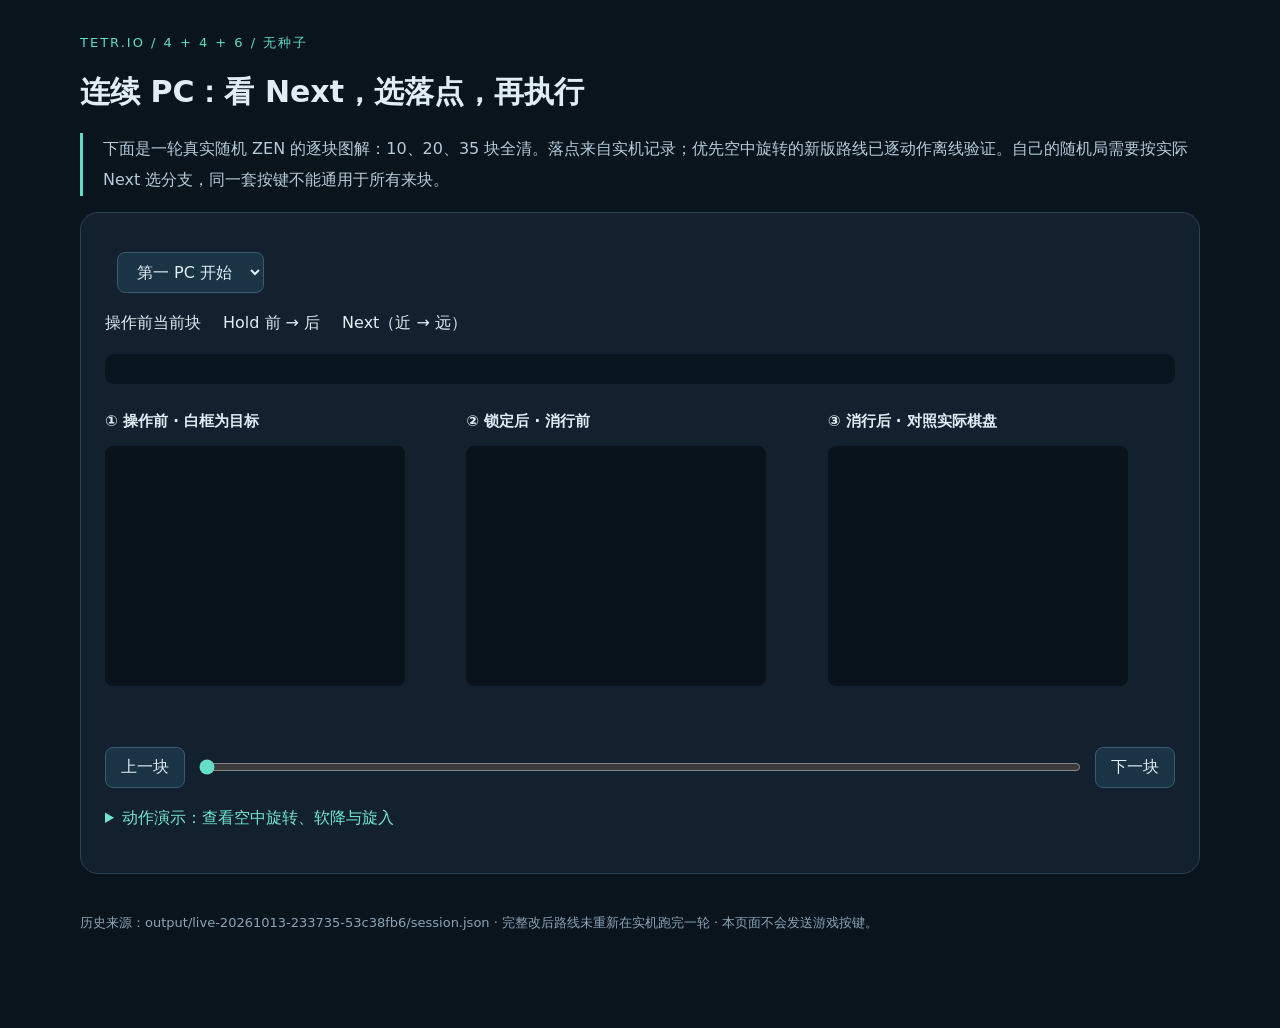
<file: ui/manual-template.html>
<!doctype html>
<html lang="zh-CN"><meta charset="UTF-8"><meta name="viewport" content="width=device-width,initial-scale=1">
<title>不知道种子的连续 PC · 人类操作说明</title>
<style>
:root{color-scheme:dark;font-family:"Microsoft YaHei",system-ui,sans-serif;color:#e1edf4;background:#0a141d}body{margin:0}main{max-width:1120px;margin:auto;padding:34px 24px 80px}h1{font-size:30px}h2{font-size:23px;margin-top:35px}p{line-height:1.95;color:#b6cbd7}a{color:#58dfc8}strong{color:#effaff}table{border-collapse:collapse;width:100%;font-size:14px;margin:20px 0}td{padding:12px;border:1px solid #283c49;line-height:1.8}pre{line-height:1.5;background:#061018;padding:18px;overflow:auto;font-size:17px}.replay{background:#12212d;border:1px solid #2a4354;border-radius:18px;padding:24px;margin-bottom:36px}.tag{color:#59dfc5;font-size:13px;letter-spacing:2px}.controls{display:flex;gap:12px;align-items:center;flex-wrap:wrap;margin:15px 0}button,select{font:inherit;color:#dfedf5;background:#1b3445;border:1px solid #3e596c;border-radius:8px;padding:9px 15px;cursor:pointer}button:disabled{opacity:.4;cursor:default}button:hover:enabled{border-color:#60dfc6}input[type=range]{flex:1;min-width:200px;accent-color:#65dfc7}.states{display:grid;grid-template-columns:repeat(3,1fr);gap:14px}.states canvas{max-width:100%;height:auto;background:#08131c;border-radius:8px}.states h3{font-size:15px}.facts{display:flex;gap:22px;flex-wrap:wrap;margin:20px 0}.facts b{font-size:22px}.chip{display:inline-block;padding:3px 9px;border-radius:5px;color:#0b1620;font-weight:700;margin-right:5px}.actions{font-size:17px;line-height:1.9;padding:15px;background:#08151f;border-radius:9px;color:#c6ffee}.note{font-size:13px;color:#8ba4b5}.animation{display:flex;gap:22px;align-items:flex-start;padding-top:20px}.animation canvas{max-width:240px;width:40%;height:auto;background:#07121a}.animation p{margin:0 0 15px}.pc{color:#6aefd5;font-weight:700}.introbox{border-left:3px solid #5edac5;padding-left:20px}.guide{max-width:900px}summary{cursor:pointer;margin:20px 0;color:#70e6cf}#frameLabel{font-size:20px;color:#fff}#stepLabel{font-size:22px}#checkpoint{min-height:25px}.warning{color:#f3ce83}@media(max-width:720px){main{padding:20px 14px}.replay{padding:15px}.states{gap:8px}.states h3{font-size:12px}td{padding:7px}.facts{gap:12px}h1{font-size:25px}#stepLabel{font-size:19px}}@media print{button,input,select{display:none}.animation{display:none}body{background:white;color:black}p,strong,h1,h2{color:black}.replay{break-inside:avoid}td{border-color:#bbb}}
</style><main>
<div class="tag">TETR.IO / 4 + 4 + 6 / 无种子</div>
<h1>连续 PC：看 Next，选落点，再执行</h1>
<p class="introbox">下面是一轮真实随机 ZEN 的逐块图解：10、20、35 块全清。落点来自实机记录；优先空中旋转的新版路线已逐动作离线验证。自己的随机局需要按实际 Next 选分支，同一套按键不能通用于所有来块。</p>
<section class="replay" aria-label="35块随机连续PC图解">
<div class="controls"><b id="stepLabel"></b><select id="jump" aria-label="跳转阶段"><option value="0">第一 PC 开始</option><option value="9">第一 PC 收尾</option><option value="10">第二 PC 开始</option><option value="19">第二 PC 收尾</option><option value="20">DPC 开始</option><option value="34">DPC 收尾</option></select></div>
<div class="facts"><div>操作前当前块<br><b id="current"></b></div><div>Hold 前 → 后<br><b id="hold"></b></div><div>Next（近 → 远）<br><span id="nextPieces"></span></div></div>
<div class="actions" id="actions"></div><p class="note" id="routeNote"></p>
<div class="states"><div><h3>① 操作前 · 白框为目标</h3><canvas id="before" width="300" height="240" role="img"></canvas></div><div><h3>② 锁定后 · 消行前</h3><canvas id="placed" width="300" height="240" role="img"></canvas></div><div><h3>③ 消行后 · 对照实际棋盘</h3><canvas id="after" width="300" height="240" role="img"></canvas></div></div>
<p id="checkpoint"></p>
<div class="controls"><button id="prev">上一块</button><input id="timeline" type="range" min="0" max="34" value="0" aria-label="选择第几块"><button id="next">下一块</button></div>
<details id="motion"><summary>动作演示：查看空中旋转、软降与旋入</summary><div class="animation"><canvas id="frame" width="240" height="576" role="img" aria-label="24行棋盘上的动作位置"></canvas><div><p class="note">显示 24 行，包含上方出生区。白框为当前块；灰色为已经锁定的堆积。需要 Hold 的步骤，先完成 Hold，再从该块出生位置开始演示。</p><p id="frameLabel"></p><div class="controls"><button id="framePrev">上个动作</button><button id="frameNext">下个动作</button></div><p id="frameCount" class="note"></p><p class="warning">按硬降之前核对目标。软降后还要移动或旋转时，先松开软降。</p></div></div></details>
</section><article class="guide"><!--GUIDE--></article>
<p class="note">历史来源：output/live-20261013-233735-53c38fb6/session.json · 完整改后路线未重新在实机跑完一轮 · 本页面不会发送游戏按键。</p>
</main><script>
const replay=/*REPLAY_DATA*/;
const colors={I:'#55dce2',J:'#5982ef',L:'#f5a450',O:'#f4d95a',S:'#9ee653',T:'#af7aec',Z:'#ef6d80',X:'#617b8c'};
let cursor=0,frame=0;const $=id=>document.getElementById(id);
function board(id,rows,points=[],height=8,active=null){const c=$(id),ctx=c.getContext('2d'),size=c.width/10;ctx.clearRect(0,0,c.width,c.height);for(let y=0;y<height;y++)for(let x=0;x<10;x++){const px=x*size,py=(height-1-y)*size;ctx.strokeStyle='#253847';ctx.lineWidth=.7;ctx.strokeRect(px+.5,py+.5,size-1,size-1);const p=rows[y][x];if(p!=='_'){ctx.fillStyle=active?'#516776':colors[p]||colors.X;ctx.fillRect(px+2,py+2,size-4,size-4);}}for(const[x,y]of points){if(y>=height)continue;const px=x*size,py=(height-1-y)*size;if(active){ctx.fillStyle=colors[active];ctx.fillRect(px+2,py+2,size-4,size-4);}ctx.strokeStyle='#f2ffff';ctx.lineWidth=2;ctx.strokeRect(px+3,py+3,size-6,size-6);}c.setAttribute('aria-label',id+' 棋盘，列从左往右1至10，行从下往上');}
function drawFrame(){const s=replay.steps[cursor],f=s.frames[frame];board('frame',s.board_before,f.cells,24,s.piece);$('frameLabel').textContent=f.label;$('frameCount').textContent=`动作 ${frame} / ${s.frames.length-1} · 使用 Hold 的步骤已先换出 ${s.piece}`;$('framePrev').disabled=frame===0;$('frameNext').disabled=frame===s.frames.length-1;}
function draw(){const s=replay.steps[cursor];frame=0;$('stepLabel').textContent=`第 ${s.number} / 35 块 · ${s.stage===3?'六行 DPC':'四行 PC '+s.stage}`;$('current').textContent=s.current_before;$('current').style.color=colors[s.current_before];$('hold').textContent=(s.hold_before||'空')+' → '+(s.hold_after||'空');$('nextPieces').replaceChildren(...[...s.next_before].map(p=>{const el=document.createElement('span');el.className='chip';el.style.background=colors[p];el.textContent=p;return el;}));$('actions').textContent=s.actions_text;$('routeNote').textContent=`本步放置 ${s.piece} · 占据第 ${s.target_columns.join('、')} 列 · ${s.actions.includes('soft_drop')?'需要插入：按动作顺序执行，软降后松开。':'可以在空中转好、横移后直接硬降。'} 图中只显示底部八行。`;board('before',s.board_before,s.cells);board('placed',s.board_placed,s.cells);board('after',s.board_after);const lines=replay.steps.slice(0,cursor+1).reduce((n,s)=>n+s.cleared_rows.length,0);$('checkpoint').className=s.pc?'pc':'note';$('checkpoint').textContent=s.pc?`全清 ✓ · 累计 ${lines} 行 · 下一阶段继承 Hold 与队列来源`:`本步消 ${s.cleared_rows.length} 行 · 累计 ${lines} 行 · 下一当前 ${s.observed_active_after}，Next ${s.observed_next_after}`;$('timeline').value=cursor;$('prev').disabled=cursor===0;$('next').disabled=cursor===34;drawFrame();}
$('prev').onclick=()=>{cursor--;draw();};$('next').onclick=()=>{cursor++;draw();};$('timeline').oninput=e=>{cursor=Number(e.target.value);draw();};$('jump').onchange=e=>{cursor=Number(e.target.value);draw();};$('framePrev').onclick=()=>{frame--;drawFrame();};$('frameNext').onclick=()=>{frame++;drawFrame();};draw();
</script></html>
</file>
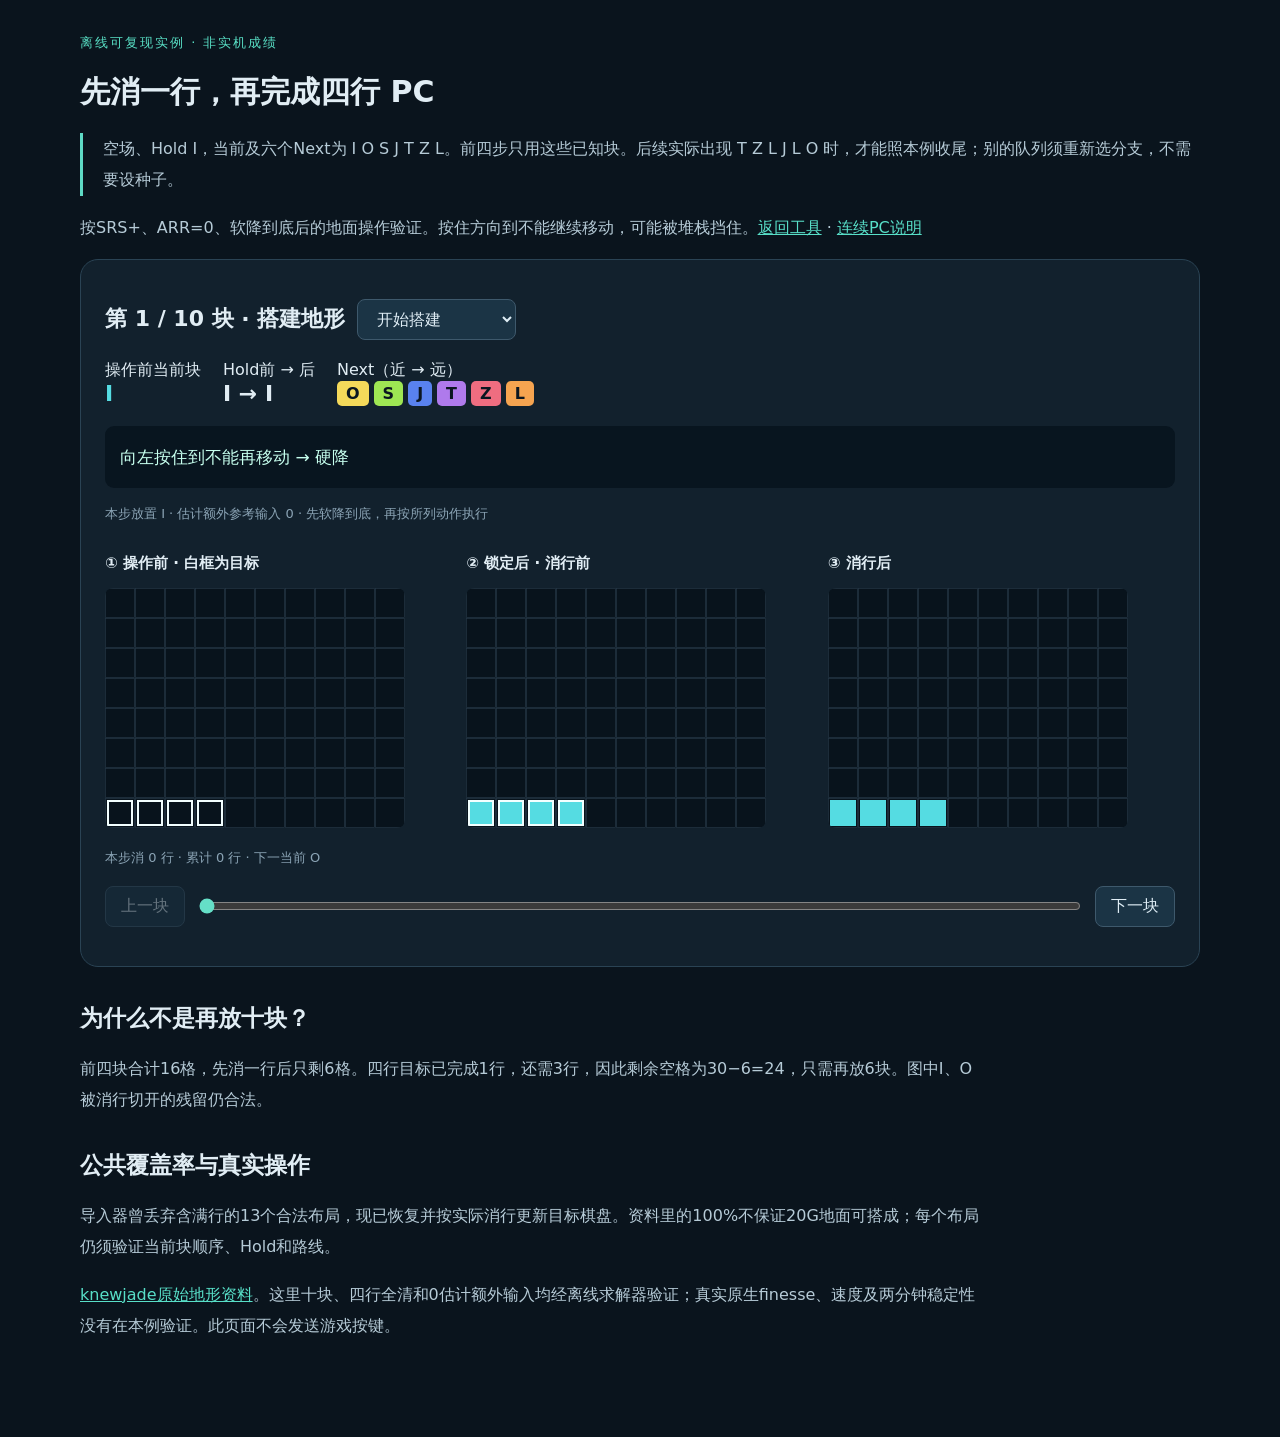
<file: ui/setup-clears.html>
<!doctype html><html lang="zh-CN"><meta charset="UTF-8"><meta name="viewport" content="width=device-width,initial-scale=1">
<title>先消一行，再完成四行PC · 十块图解</title><style>
:root{color-scheme:dark;font-family:"Microsoft YaHei",system-ui,sans-serif;color:#e1edf4;background:#0a141d}body{margin:0}main{max-width:1120px;margin:auto;padding:34px 24px 80px}h1{font-size:30px}h2{font-size:23px;margin-top:35px}p{line-height:1.95;color:#b6cbd7}a{color:#58dfc8}strong{color:#effaff}table{border-collapse:collapse;width:100%;font-size:14px;margin:20px 0}td{padding:12px;border:1px solid #283c49;line-height:1.8}pre{line-height:1.5;background:#061018;padding:18px;overflow:auto;font-size:17px}.replay{background:#12212d;border:1px solid #2a4354;border-radius:18px;padding:24px;margin-bottom:36px}.tag{color:#59dfc5;font-size:13px;letter-spacing:2px}.controls{display:flex;gap:12px;align-items:center;flex-wrap:wrap;margin:15px 0}button,select{font:inherit;color:#dfedf5;background:#1b3445;border:1px solid #3e596c;border-radius:8px;padding:9px 15px;cursor:pointer}button:disabled{opacity:.4;cursor:default}button:hover:enabled{border-color:#60dfc6}input[type=range]{flex:1;min-width:200px;accent-color:#65dfc7}.states{display:grid;grid-template-columns:repeat(3,1fr);gap:14px}.states canvas{max-width:100%;height:auto;background:#08131c;border-radius:8px}.states h3{font-size:15px}.facts{display:flex;gap:22px;flex-wrap:wrap;margin:20px 0}.facts b{font-size:22px}.chip{display:inline-block;padding:3px 9px;border-radius:5px;color:#0b1620;font-weight:700;margin-right:5px}.actions{font-size:17px;line-height:1.9;padding:15px;background:#08151f;border-radius:9px;color:#c6ffee}.note{font-size:13px;color:#8ba4b5}.animation{display:flex;gap:22px;align-items:flex-start;padding-top:20px}.animation canvas{max-width:240px;width:40%;height:auto;background:#07121a}.animation p{margin:0 0 15px}.pc{color:#6aefd5;font-weight:700}.introbox{border-left:3px solid #5edac5;padding-left:20px}.guide{max-width:900px}summary{cursor:pointer;margin:20px 0;color:#70e6cf}#frameLabel{font-size:20px;color:#fff}#stepLabel{font-size:22px}#checkpoint{min-height:25px}.warning{color:#f3ce83}@media(max-width:720px){main{padding:20px 14px}.replay{padding:15px}.states{gap:8px}.states h3{font-size:12px}td{padding:7px}.facts{gap:12px}h1{font-size:25px}#stepLabel{font-size:19px}}@media print{button,input,select{display:none}.animation{display:none}body{background:white;color:black}p,strong,h1,h2{color:black}.replay{break-inside:avoid}td{border-color:#bbb}}
</style><main>
<div class="tag">离线可复现实例 · 非实机成绩</div><h1>先消一行，再完成四行 PC</h1>
<p class="introbox">空场、Hold I，当前及六个Next为 I O S J T Z L。前四步只用这些已知块。后续实际出现 T Z L J L O 时，才能照本例收尾；别的队列须重新选分支，不需要设种子。</p>
<p>按SRS+、ARR=0、软降到底后的地面操作验证。按住方向到不能继续移动，可能被堆栈挡住。<a href="/">返回工具</a> · <a href="/manual">连续PC说明</a></p>
<section class="replay" aria-label="十块四行PC图解"><div class="controls"><b id="stepLabel"></b>
<select id="jump" aria-label="跳转步骤"><option value="0">开始搭建</option><option value="2">第3块先消一行</option><option value="3">四块搭建结束</option><option value="9">第10块全清</option></select></div>
<div class="facts"><div>操作前当前块<br><b id="current"></b></div><div>Hold前 → 后<br><b id="hold"></b></div><div>Next（近 → 远）<br><span id="nextPieces"></span></div></div>
<div id="actions" class="actions"></div><p id="cost" class="note"></p>
<div class="states"><div><h3>① 操作前 · 白框为目标</h3><canvas id="before" width="300" height="240" role="img"></canvas></div><div><h3>② 锁定后 · 消行前</h3><canvas id="placed" width="300" height="240" role="img"></canvas></div><div><h3>③ 消行后</h3><canvas id="after" width="300" height="240" role="img"></canvas></div></div>
<p id="checkpoint"></p><div class="controls"><button id="prev">上一块</button><input id="timeline" type="range" min="0" max="9" value="0" aria-label="选择第几块"><button id="next">下一块</button></div></section>
<article class="guide"><h2>为什么不是再放十块？</h2><p>前四块合计16格，先消一行后只剩6格。四行目标已完成1行，还需3行，因此剩余空格为30−6=24，只需再放6块。图中I、O被消行切开的残留仍合法。</p>
<h2>公共覆盖率与真实操作</h2><p>导入器曾丢弃含满行的13个合法布局，现已恢复并按实际消行更新目标棋盘。资料里的100%不保证20G地面可搭成；每个布局仍须验证当前块顺序、Hold和路线。</p>
<p><a href="https://knewjade.github.io/best-chance-field/">knewjade原始地形资料</a>。这里十块、四行全清和0估计额外输入均经离线求解器验证；真实原生finesse、速度及两分钟稳定性没有在本例验证。此页面不会发送游戏按键。</p></article></main><script>
const replay={"steps": [{"piece": "I", "hold_used": false, "hold_before": "I", "hold_after": "I", "queue_index_before": 0, "queue_index_after": 1, "cells": [[0, 0], [1, 0], [2, 0], [3, 0]], "x": 1, "y": 0, "rotation": "0", "actions": ["left_wall", "hard_drop"], "spin": "none", "board_before": ["__________", "__________", "__________", "__________", "__________", "__________", "__________", "__________", "__________", "__________", "__________", "__________", "__________", "__________", "__________", "__________", "__________", "__________", "__________", "__________", "__________", "__________", "__________", "__________"], "board_placed": ["IIII______", "__________", "__________", "__________", "__________", "__________", "__________", "__________", "__________", "__________", "__________", "__________", "__________", "__________", "__________", "__________", "__________", "__________", "__________", "__________", "__________", "__________", "__________", "__________"], "board_after": ["IIII______", "__________", "__________", "__________", "__________", "__________", "__________", "__________", "__________", "__________", "__________", "__________", "__________", "__________", "__________", "__________", "__________", "__________", "__________", "__________", "__________", "__________", "__________", "__________"], "cleared_rows": [], "number": 1, "current_before": "I", "next_before": "OSJTZL", "actions_text": "向左按住到不能再移动 → 硬降", "pc": false, "next_active": "O", "estimated_faults": 0}, {"piece": "O", "hold_used": false, "hold_before": "I", "hold_after": "I", "queue_index_before": 1, "queue_index_after": 2, "cells": [[8, 0], [8, 1], [9, 0], [9, 1]], "x": 8, "y": 0, "rotation": "0", "actions": ["right_wall", "hard_drop"], "spin": "none", "board_before": ["IIII______", "__________", "__________", "__________", "__________", "__________", "__________", "__________", "__________", "__________", "__________", "__________", "__________", "__________", "__________", "__________", "__________", "__________", "__________", "__________", "__________", "__________", "__________", "__________"], "board_placed": ["IIII____OO", "________OO", "__________", "__________", "__________", "__________", "__________", "__________", "__________", "__________", "__________", "__________", "__________", "__________", "__________", "__________", "__________", "__________", "__________", "__________", "__________", "__________", "__________", "__________"], "board_after": ["IIII____OO", "________OO", "__________", "__________", "__________", "__________", "__________", "__________", "__________", "__________", "__________", "__________", "__________", "__________", "__________", "__________", "__________", "__________", "__________", "__________", "__________", "__________", "__________", "__________"], "cleared_rows": [], "number": 2, "current_before": "O", "next_before": "SJTZLJ", "actions_text": "向右按住到不能再移动 → 硬降", "pc": false, "next_active": "S", "estimated_faults": 0}, {"piece": "I", "hold_used": true, "hold_before": "I", "hold_after": "S", "queue_index_before": 2, "queue_index_after": 3, "cells": [[4, 0], [5, 0], [6, 0], [7, 0]], "x": 5, "y": 0, "rotation": "0", "actions": ["right", "hard_drop"], "spin": "none", "board_before": ["IIII____OO", "________OO", "__________", "__________", "__________", "__________", "__________", "__________", "__________", "__________", "__________", "__________", "__________", "__________", "__________", "__________", "__________", "__________", "__________", "__________", "__________", "__________", "__________", "__________"], "board_placed": ["IIIIIIIIOO", "________OO", "__________", "__________", "__________", "__________", "__________", "__________", "__________", "__________", "__________", "__________", "__________", "__________", "__________", "__________", "__________", "__________", "__________", "__________", "__________", "__________", "__________", "__________"], "board_after": ["________OO", "__________", "__________", "__________", "__________", "__________", "__________", "__________", "__________", "__________", "__________", "__________", "__________", "__________", "__________", "__________", "__________", "__________", "__________", "__________", "__________", "__________", "__________", "__________"], "cleared_rows": [0], "number": 3, "current_before": "S", "next_before": "JTZLJL", "actions_text": "Hold取I → 右移一格 → 硬降", "pc": false, "next_active": "J", "estimated_faults": 0}, {"piece": "S", "hold_used": true, "hold_before": "S", "hold_after": "J", "queue_index_before": 3, "queue_index_after": 4, "cells": [[6, 0], [7, 0], [7, 1], [8, 1]], "x": 7, "y": 0, "rotation": "0", "actions": ["right_wall", "hard_drop"], "spin": "none", "board_before": ["________OO", "__________", "__________", "__________", "__________", "__________", "__________", "__________", "__________", "__________", "__________", "__________", "__________", "__________", "__________", "__________", "__________", "__________", "__________", "__________", "__________", "__________", "__________", "__________"], "board_placed": ["______SSOO", "_______SS_", "__________", "__________", "__________", "__________", "__________", "__________", "__________", "__________", "__________", "__________", "__________", "__________", "__________", "__________", "__________", "__________", "__________", "__________", "__________", "__________", "__________", "__________"], "board_after": ["______SSOO", "_______SS_", "__________", "__________", "__________", "__________", "__________", "__________", "__________", "__________", "__________", "__________", "__________", "__________", "__________", "__________", "__________", "__________", "__________", "__________", "__________", "__________", "__________", "__________"], "cleared_rows": [], "number": 4, "current_before": "J", "next_before": "TZLJLO", "actions_text": "Hold取S → 向右按住到不能再移动 → 硬降", "pc": false, "next_active": "T", "estimated_faults": 0}, {"piece": "T", "hold_used": false, "hold_before": "J", "hold_after": "J", "queue_index_before": 0, "queue_index_after": 1, "cells": [[4, 1], [5, 0], [5, 1], [6, 1]], "x": 5, "y": 1, "rotation": "2", "actions": ["ccw", "ccw", "hard_drop"], "spin": "none", "board_before": ["______SSOO", "_______SS_", "__________", "__________", "__________", "__________", "__________", "__________", "__________", "__________", "__________", "__________", "__________", "__________", "__________", "__________", "__________", "__________", "__________", "__________", "__________", "__________", "__________", "__________"], "board_placed": ["_____TSSOO", "____TTTSS_", "__________", "__________", "__________", "__________", "__________", "__________", "__________", "__________", "__________", "__________", "__________", "__________", "__________", "__________", "__________", "__________", "__________", "__________", "__________", "__________", "__________", "__________"], "board_after": ["_____TSSOO", "____TTTSS_", "__________", "__________", "__________", "__________", "__________", "__________", "__________", "__________", "__________", "__________", "__________", "__________", "__________", "__________", "__________", "__________", "__________", "__________", "__________", "__________", "__________", "__________"], "cleared_rows": [], "finesse_standard_finish": true, "number": 5, "current_before": "T", "next_before": "ZLJLOS", "actions_text": "逆转90° → 逆转90° → 硬降", "pc": false, "next_active": "Z", "estimated_faults": 0}, {"piece": "J", "hold_used": true, "hold_before": "J", "hold_after": "Z", "queue_index_before": 1, "queue_index_after": 2, "cells": [[7, 2], [8, 2], [9, 1], [9, 2]], "x": 8, "y": 2, "rotation": "2", "actions": ["right_wall", "cw180", "hard_drop"], "spin": "none", "board_before": ["_____TSSOO", "____TTTSS_", "__________", "__________", "__________", "__________", "__________", "__________", "__________", "__________", "__________", "__________", "__________", "__________", "__________", "__________", "__________", "__________", "__________", "__________", "__________", "__________", "__________", "__________"], "board_placed": ["_____TSSOO", "____TTTSSJ", "_______JJJ", "__________", "__________", "__________", "__________", "__________", "__________", "__________", "__________", "__________", "__________", "__________", "__________", "__________", "__________", "__________", "__________", "__________", "__________", "__________", "__________", "__________"], "board_after": ["_____TSSOO", "____TTTSSJ", "_______JJJ", "__________", "__________", "__________", "__________", "__________", "__________", "__________", "__________", "__________", "__________", "__________", "__________", "__________", "__________", "__________", "__________", "__________", "__________", "__________", "__________", "__________"], "cleared_rows": [], "finesse_standard_finish": true, "number": 6, "current_before": "Z", "next_before": "LJLOST", "actions_text": "Hold取J → 向右按住到不能再移动 → 转180° → 硬降", "pc": false, "next_active": "L", "estimated_faults": 0}, {"piece": "L", "hold_used": false, "hold_before": "Z", "hold_after": "Z", "queue_index_before": 2, "queue_index_after": 3, "cells": [[2, 2], [3, 0], [3, 1], [3, 2]], "x": 3, "y": 1, "rotation": "L", "actions": ["left", "ccw", "hard_drop"], "spin": "none", "board_before": ["_____TSSOO", "____TTTSSJ", "_______JJJ", "__________", "__________", "__________", "__________", "__________", "__________", "__________", "__________", "__________", "__________", "__________", "__________", "__________", "__________", "__________", "__________", "__________", "__________", "__________", "__________", "__________"], "board_placed": ["___L_TSSOO", "___LTTTSSJ", "__LL___JJJ", "__________", "__________", "__________", "__________", "__________", "__________", "__________", "__________", "__________", "__________", "__________", "__________", "__________", "__________", "__________", "__________", "__________", "__________", "__________", "__________", "__________"], "board_after": ["___L_TSSOO", "___LTTTSSJ", "__LL___JJJ", "__________", "__________", "__________", "__________", "__________", "__________", "__________", "__________", "__________", "__________", "__________", "__________", "__________", "__________", "__________", "__________", "__________", "__________", "__________", "__________", "__________"], "cleared_rows": [], "finesse_standard_finish": true, "number": 7, "current_before": "L", "next_before": "JLOSTZ", "actions_text": "左移一格 → 逆转90° → 硬降", "pc": false, "next_active": "J", "estimated_faults": 0}, {"piece": "J", "hold_used": false, "hold_before": "Z", "hold_after": "Z", "queue_index_before": 3, "queue_index_after": 4, "cells": [[0, 1], [1, 1], [2, 0], [2, 1]], "x": 1, "y": 1, "rotation": "2", "actions": ["left_wall", "ccw", "ccw", "hard_drop"], "spin": "none", "board_before": ["___L_TSSOO", "___LTTTSSJ", "__LL___JJJ", "__________", "__________", "__________", "__________", "__________", "__________", "__________", "__________", "__________", "__________", "__________", "__________", "__________", "__________", "__________", "__________", "__________", "__________", "__________", "__________", "__________"], "board_placed": ["__JL_TSSOO", "JJJLTTTSSJ", "__LL___JJJ", "__________", "__________", "__________", "__________", "__________", "__________", "__________", "__________", "__________", "__________", "__________", "__________", "__________", "__________", "__________", "__________", "__________", "__________", "__________", "__________", "__________"], "board_after": ["__JL_TSSOO", "__LL___JJJ", "__________", "__________", "__________", "__________", "__________", "__________", "__________", "__________", "__________", "__________", "__________", "__________", "__________", "__________", "__________", "__________", "__________", "__________", "__________", "__________", "__________", "__________"], "cleared_rows": [1], "finesse_standard_finish": true, "number": 8, "current_before": "J", "next_before": "LOSTZI", "actions_text": "向左按住到不能再移动 → 逆转90° → 逆转90° → 硬降", "pc": false, "next_active": "L", "estimated_faults": 0}, {"piece": "L", "hold_used": false, "hold_before": "Z", "hold_after": "Z", "queue_index_before": 4, "queue_index_after": 5, "cells": [[4, 0], [4, 1], [5, 1], [6, 1]], "x": 5, "y": 1, "rotation": "2", "actions": ["cw", "cw", "hard_drop"], "spin": "none", "board_before": ["__JL_TSSOO", "__LL___JJJ", "__________", "__________", "__________", "__________", "__________", "__________", "__________", "__________", "__________", "__________", "__________", "__________", "__________", "__________", "__________", "__________", "__________", "__________", "__________", "__________", "__________", "__________"], "board_placed": ["__JLLTSSOO", "__LLLLLJJJ", "__________", "__________", "__________", "__________", "__________", "__________", "__________", "__________", "__________", "__________", "__________", "__________", "__________", "__________", "__________", "__________", "__________", "__________", "__________", "__________", "__________", "__________"], "board_after": ["__JLLTSSOO", "__LLLLLJJJ", "__________", "__________", "__________", "__________", "__________", "__________", "__________", "__________", "__________", "__________", "__________", "__________", "__________", "__________", "__________", "__________", "__________", "__________", "__________", "__________", "__________", "__________"], "cleared_rows": [], "finesse_standard_finish": true, "number": 9, "current_before": "L", "next_before": "OSTZI", "actions_text": "顺转90° → 顺转90° → 硬降", "pc": false, "next_active": "O", "estimated_faults": 0}, {"piece": "O", "hold_used": false, "hold_before": "Z", "hold_after": "Z", "queue_index_before": 5, "queue_index_after": 6, "cells": [[0, 0], [0, 1], [1, 0], [1, 1]], "x": 0, "y": 0, "rotation": "0", "actions": ["left_wall", "hard_drop"], "spin": "none", "board_before": ["__JLLTSSOO", "__LLLLLJJJ", "__________", "__________", "__________", "__________", "__________", "__________", "__________", "__________", "__________", "__________", "__________", "__________", "__________", "__________", "__________", "__________", "__________", "__________", "__________", "__________", "__________", "__________"], "board_placed": ["OOJLLTSSOO", "OOLLLLLJJJ", "__________", "__________", "__________", "__________", "__________", "__________", "__________", "__________", "__________", "__________", "__________", "__________", "__________", "__________", "__________", "__________", "__________", "__________", "__________", "__________", "__________", "__________"], "board_after": ["__________", "__________", "__________", "__________", "__________", "__________", "__________", "__________", "__________", "__________", "__________", "__________", "__________", "__________", "__________", "__________", "__________", "__________", "__________", "__________", "__________", "__________", "__________", "__________"], "cleared_rows": [0, 1], "finesse_standard_finish": true, "number": 10, "current_before": "O", "next_before": "STZI", "actions_text": "向左按住到不能再移动 → 硬降", "pc": true, "next_active": "S", "estimated_faults": 0}], "offline_example": true, "native_run": false, "seed_used": false, "source_image": "https://knewjade.github.io/best-chance-field/img/IISO_003.png", "reported_coverage_is_native_success": false};const colors={I:'#55dce2',J:'#5982ef',L:'#f5a450',O:'#f4d95a',S:'#9ee653',T:'#af7aec',Z:'#ef6d80'};
let cursor=0;const $=id=>document.getElementById(id);
function board(id,rows,points=[]){const c=$(id),ctx=c.getContext('2d'),size=c.width/10;ctx.clearRect(0,0,c.width,c.height);for(let y=0;y<8;y++)for(let x=0;x<10;x++){const px=x*size,py=(7-y)*size;ctx.strokeStyle='#253847';ctx.lineWidth=.7;ctx.strokeRect(px+.5,py+.5,size-1,size-1);const p=rows[y][x];if(p!=='_'){ctx.fillStyle=colors[p]||'#617b8c';ctx.fillRect(px+2,py+2,size-4,size-4);}}for(const[x,y]of points){if(y>=8)continue;ctx.strokeStyle='#f2ffff';ctx.lineWidth=2;ctx.strokeRect(x*size+3,(7-y)*size+3,size-6,size-6);}c.setAttribute('aria-label',id+'棋盘：列从左到右1至10，行从下到上');}
function draw(){const s=replay.steps[cursor];$('stepLabel').textContent=`第 ${s.number} / 10 块 · ${s.number<=4?'搭建地形':'剩余三行收尾'}`;$('current').textContent=s.current_before;$('current').style.color=colors[s.current_before];$('hold').textContent=(s.hold_before||'空')+' → '+(s.hold_after||'空');$('nextPieces').replaceChildren(...[...s.next_before].map(p=>{const el=document.createElement('span');el.className='chip';el.textContent=p;el.style.background=colors[p];return el;}));$('actions').textContent=s.actions_text;$('cost').textContent=`本步放置 ${s.piece} · 估计额外参考输入 ${s.estimated_faults} · 先软降到底，再按所列动作执行`;
board('before',s.board_before,s.cells);board('placed',s.board_placed,s.cells);board('after',s.board_after);
const lines=replay.steps.slice(0,cursor+1).reduce((n,s)=>n+s.cleared_rows.length,0);$('checkpoint').className=s.pc?'pc':'note';$('checkpoint').textContent=s.pc?`全清 ✓ · 10块累计消4行 · 留下Hold ${s.hold_after}`:`本步消 ${s.cleared_rows.length} 行 · 累计 ${lines} 行 · 下一当前 ${s.next_active}`;$('timeline').value=cursor;$('prev').disabled=cursor===0;$('next').disabled=cursor===9;}
$('prev').onclick=()=>{cursor--;draw();};$('next').onclick=()=>{cursor++;draw();};$('timeline').oninput=e=>{cursor=Number(e.target.value);draw();};$('jump').onchange=e=>{cursor=Number(e.target.value);draw();};draw();
</script></html>
</file>
